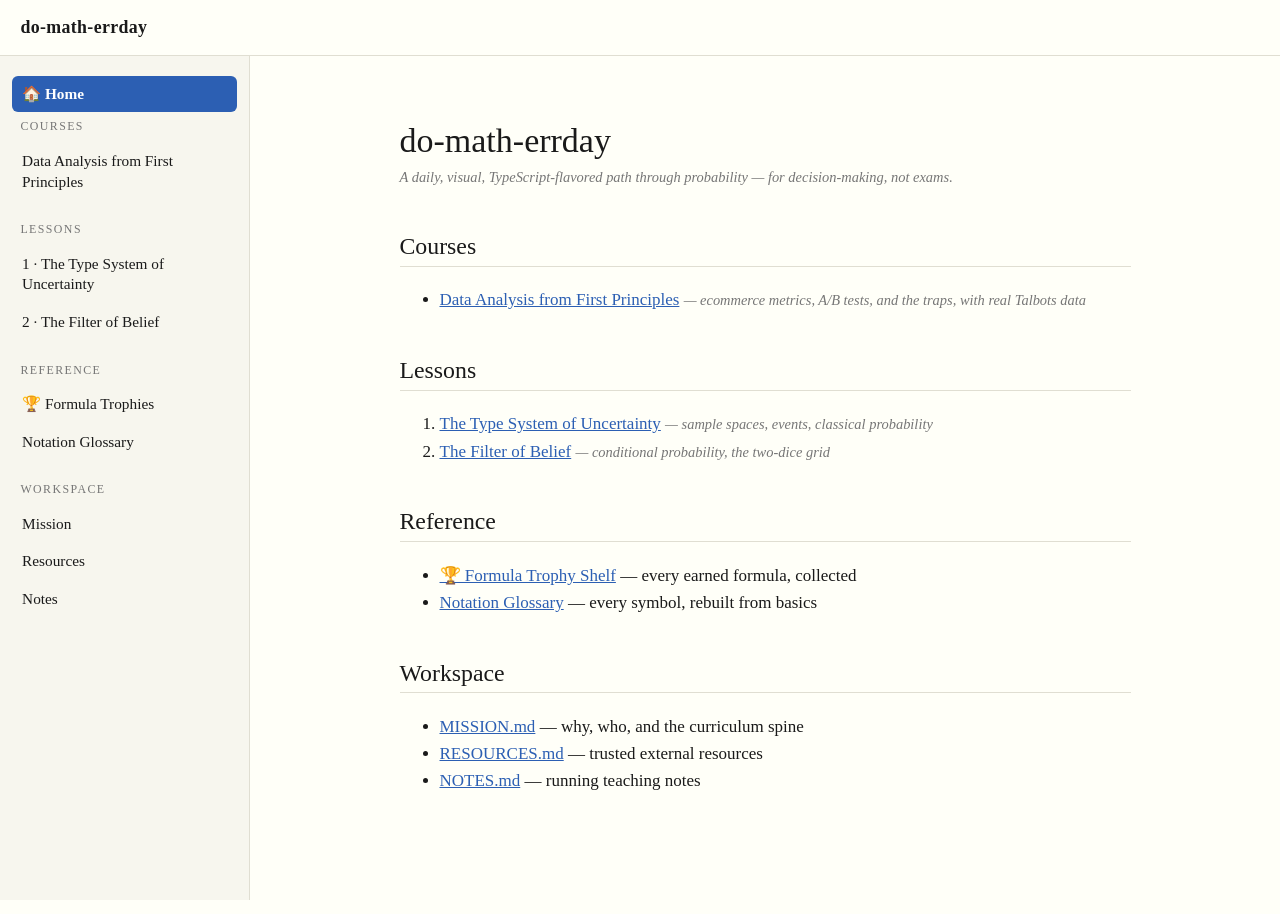
<file: index.html>
<!DOCTYPE html>
<html lang="en">
<head>
<meta charset="utf-8">
<meta name="viewport" content="width=device-width, initial-scale=1">
<title>do-math-errday · Probability Lessons</title>
<link rel="stylesheet" href="assets/course.css">
</head>
<body>

<header class="site-header">
  <button class="nav-toggle" id="navToggle" aria-label="Toggle navigation" aria-expanded="false">☰</button>
  <a class="site-title" href="index.html">do-math-errday</a>
</header>
<div class="nav-backdrop" id="navBackdrop"></div>
<nav class="site-sidebar" id="siteSidebar"></nav>

<main class="page-content">

<h1>do-math-errday</h1>
<div class="lesson-meta">A daily, visual, TypeScript-flavored path through probability — for decision-making, not exams.</div>

<h2>Courses</h2>
<ul>
  <li><a href="data-analysis/index.html">Data Analysis from First Principles</a>
    <span class="lesson-meta">— ecommerce metrics, A/B tests, and the traps, with real Talbots data</span></li>
</ul>

<h2>Lessons</h2>
<ol>
  <li><a href="lessons/0001-the-type-system-of-uncertainty.html">The Type System of Uncertainty</a>
    <span class="lesson-meta">— sample spaces, events, classical probability</span></li>
  <li><a href="lessons/0002-the-filter-of-belief.html">The Filter of Belief</a>
    <span class="lesson-meta">— conditional probability, the two-dice grid</span></li>
</ol>

<h2>Reference</h2>
<ul>
  <li><a href="reference/formula-trophies.html">🏆 Formula Trophy Shelf</a> — every earned formula, collected</li>
  <li><a href="reference/notation-glossary.html">Notation Glossary</a> — every symbol, rebuilt from basics</li>
</ul>

<h2>Workspace</h2>
<ul>
  <li><a href="MISSION.md">MISSION.md</a> — why, who, and the curriculum spine</li>
  <li><a href="RESOURCES.md">RESOURCES.md</a> — trusted external resources</li>
  <li><a href="NOTES.md">NOTES.md</a> — running teaching notes</li>
</ul>

</main>

<script src="assets/nav.js"></script>
</body>
</html>
</file>
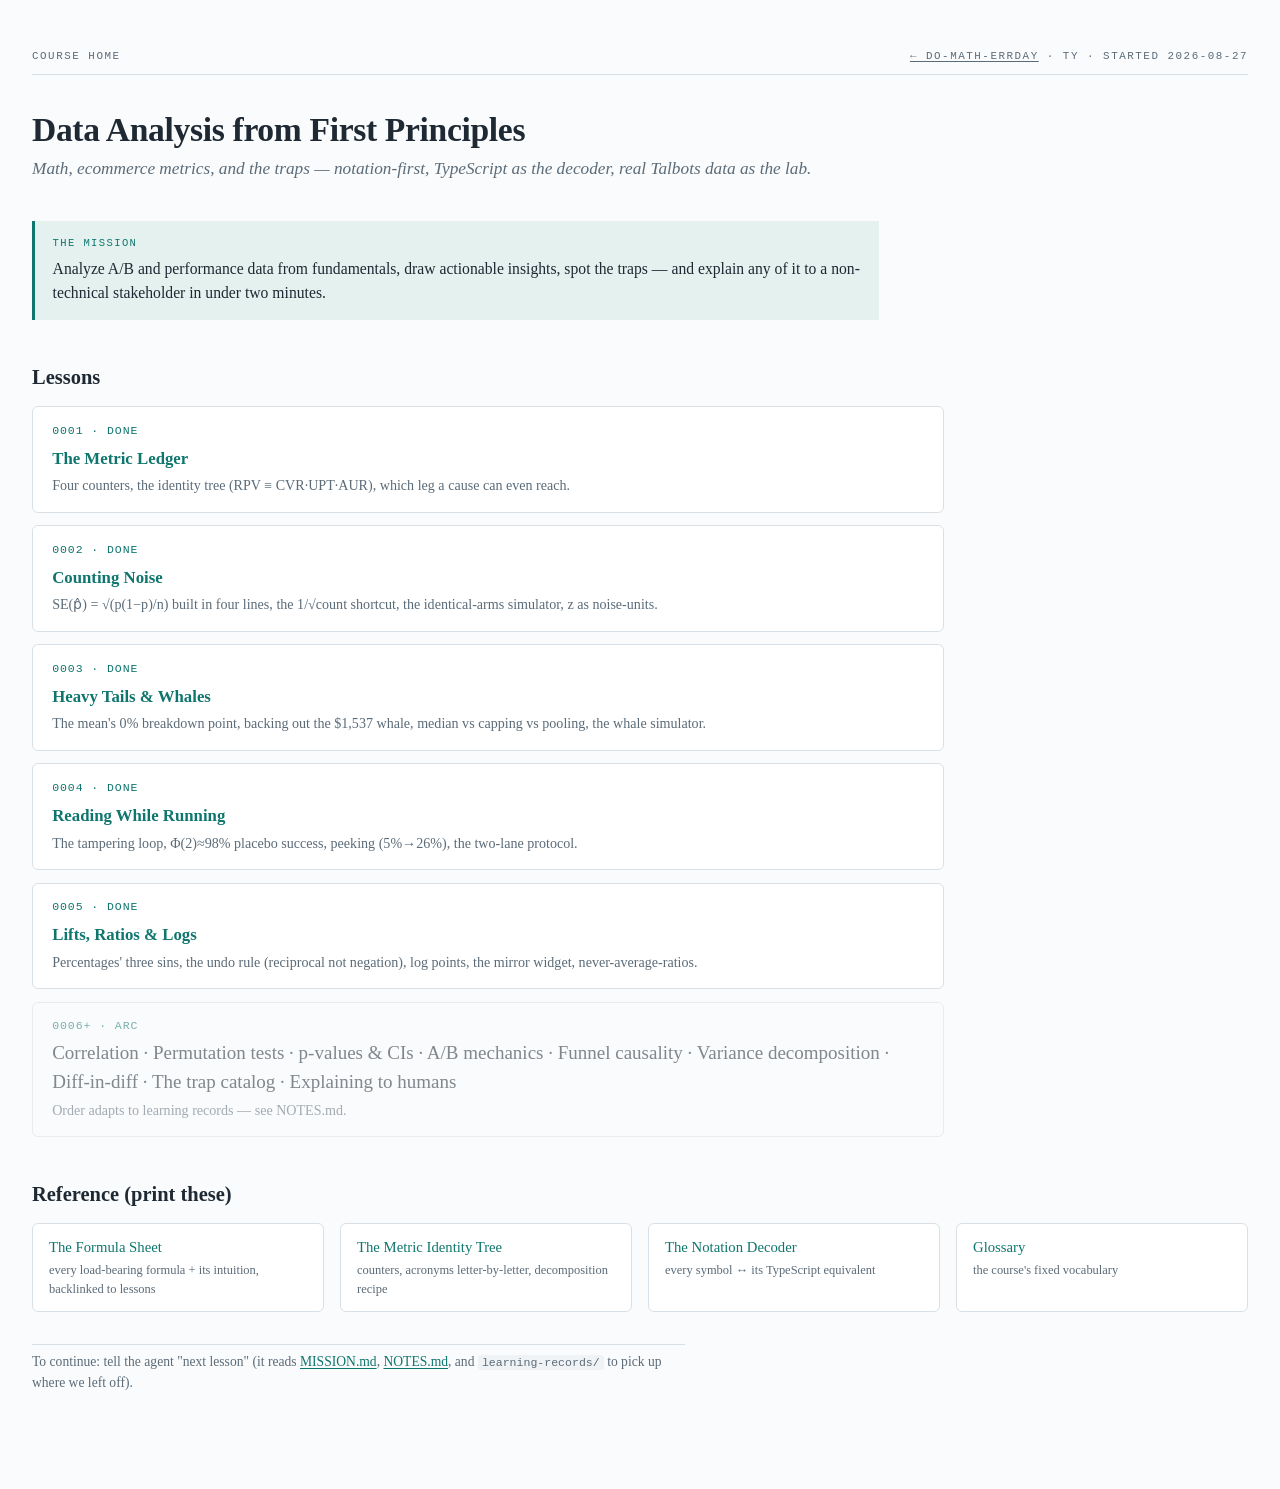
<file: data-analysis/index.html>
<!DOCTYPE html>
<html lang="en">
<head>
<meta charset="utf-8">
<meta name="viewport" content="width=device-width, initial-scale=1">
<title>Data Analysis from First Principles</title>
<link rel="stylesheet" href="assets/course.css">
<style>
  .lesson-list { list-style: none; padding: 0; margin: 0; }
  .lesson-list li {
    border: 1px solid var(--rule); border-radius: 6px; background: #fff;
    padding: 0.9rem 1.2rem; margin-bottom: 0.8rem;
  }
  .lesson-list .no {
    font-family: var(--mono); font-size: 0.72rem; color: var(--accent);
    display: block; margin-bottom: 0.2rem; letter-spacing: 0.08em;
  }
  .lesson-list a { font-weight: 700; text-decoration: none; font-size: 1.05rem; }
  .lesson-list .sub { font-size: 0.88rem; color: var(--muted); margin-top: 0.2rem; }
  .lesson-list li.todo { opacity: 0.55; background: transparent; }
  .refrow { display: flex; gap: 1rem; flex-wrap: wrap; }
  .refrow a {
    border: 1px solid var(--rule); border-radius: 6px; background: #fff;
    padding: 0.7rem 1rem; text-decoration: none; font-size: 0.92rem; flex: 1 1 12em;
  }
  .refrow a span { display: block; font-size: 0.78rem; color: var(--muted); margin-top: 0.15rem; }
</style>
</head>
<body>
<div class="page">
  <div class="eyebrow"><span>Course home</span><span><a href="../index.html">← do-math-errday</a> · Ty · started 2026-08-27</span></div>
  <h1>Data Analysis from First Principles</h1>
  <p class="dek">Math, ecommerce metrics, and the traps — notation-first, TypeScript as the decoder, real Talbots data as the lab.</p>

  <div class="win"><span class="label">The mission</span>
  Analyze A/B and performance data from fundamentals, draw actionable insights, spot the traps —
  and explain any of it to a non-technical stakeholder in under two minutes.</div>

  <h2>Lessons</h2>
  <ol class="lesson-list">
    <li>
      <span class="no">0001 · DONE</span>
      <a href="lessons/0001-the-metric-ledger.html">The Metric Ledger</a>
      <div class="sub">Four counters, the identity tree (RPV ≡ CVR·UPT·AUR), which leg a cause can even reach.</div>
    </li>
    <li>
      <span class="no">0002 · DONE</span>
      <a href="lessons/0002-counting-noise.html">Counting Noise</a>
      <div class="sub">SE(p̂) = √(p(1−p)/n) built in four lines, the 1/√count shortcut, the identical-arms simulator, z as noise-units.</div>
    </li>
    <li>
      <span class="no">0003 · DONE</span>
      <a href="lessons/0003-heavy-tails-and-whales.html">Heavy Tails &amp; Whales</a>
      <div class="sub">The mean's 0% breakdown point, backing out the $1,537 whale, median vs capping vs pooling, the whale simulator.</div>
    </li>
    <li>
      <span class="no">0004 · DONE</span>
      <a href="lessons/0004-reading-while-running.html">Reading While Running</a>
      <div class="sub">The tampering loop, Φ(2)≈98% placebo success, peeking (5%→26%), the two-lane protocol.</div>
    </li>
    <li>
      <span class="no">0005 · DONE</span>
      <a href="lessons/0005-lifts-ratios-logs.html">Lifts, Ratios &amp; Logs</a>
      <div class="sub">Percentages' three sins, the undo rule (reciprocal not negation), log points, the mirror widget, never-average-ratios.</div>
    </li>
    <li class="todo">
      <span class="no">0006+ · ARC</span>
      Correlation · Permutation tests · p-values &amp; CIs · A/B mechanics · Funnel causality ·
      Variance decomposition · Diff-in-diff · The trap catalog · Explaining to humans
      <div class="sub">Order adapts to learning records — see NOTES.md.</div>
    </li>
  </ol>

  <h2>Reference (print these)</h2>
  <div class="refrow">
    <a href="reference/formula-sheet.html">The Formula Sheet<span>every load-bearing formula + its intuition, backlinked to lessons</span></a>
    <a href="reference/metric-identities.html">The Metric Identity Tree<span>counters, acronyms letter-by-letter, decomposition recipe</span></a>
    <a href="reference/notation-decoder.html">The Notation Decoder<span>every symbol ↔ its TypeScript equivalent</span></a>
    <a href="reference/glossary.html">Glossary<span>the course's fixed vocabulary</span></a>
  </div>

  <p class="note" style="margin-top:2rem">To continue: tell the agent "next lesson" (it reads
  <a href="MISSION.md">MISSION.md</a>, <a href="NOTES.md">NOTES.md</a>, and
  <code>learning-records/</code> to pick up where we left off).</p>
</div>
</body>
</html>
</file>
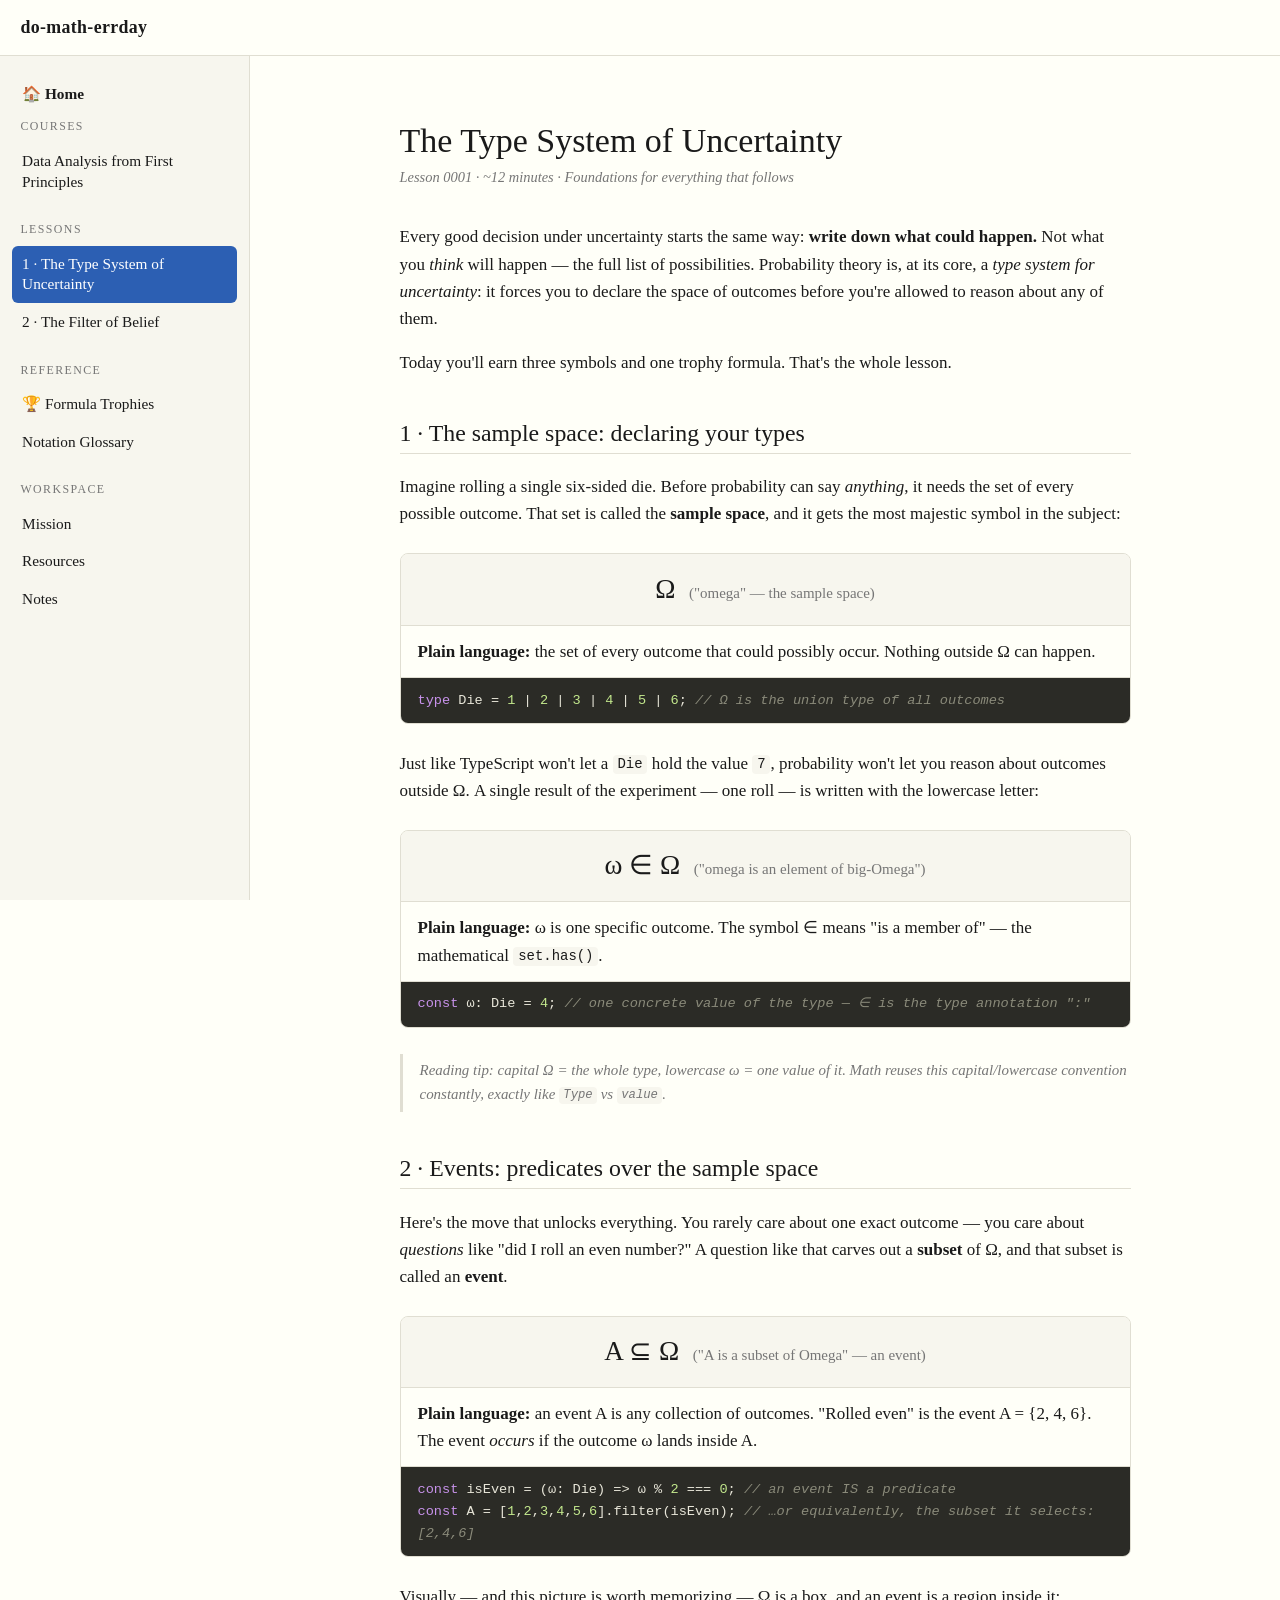
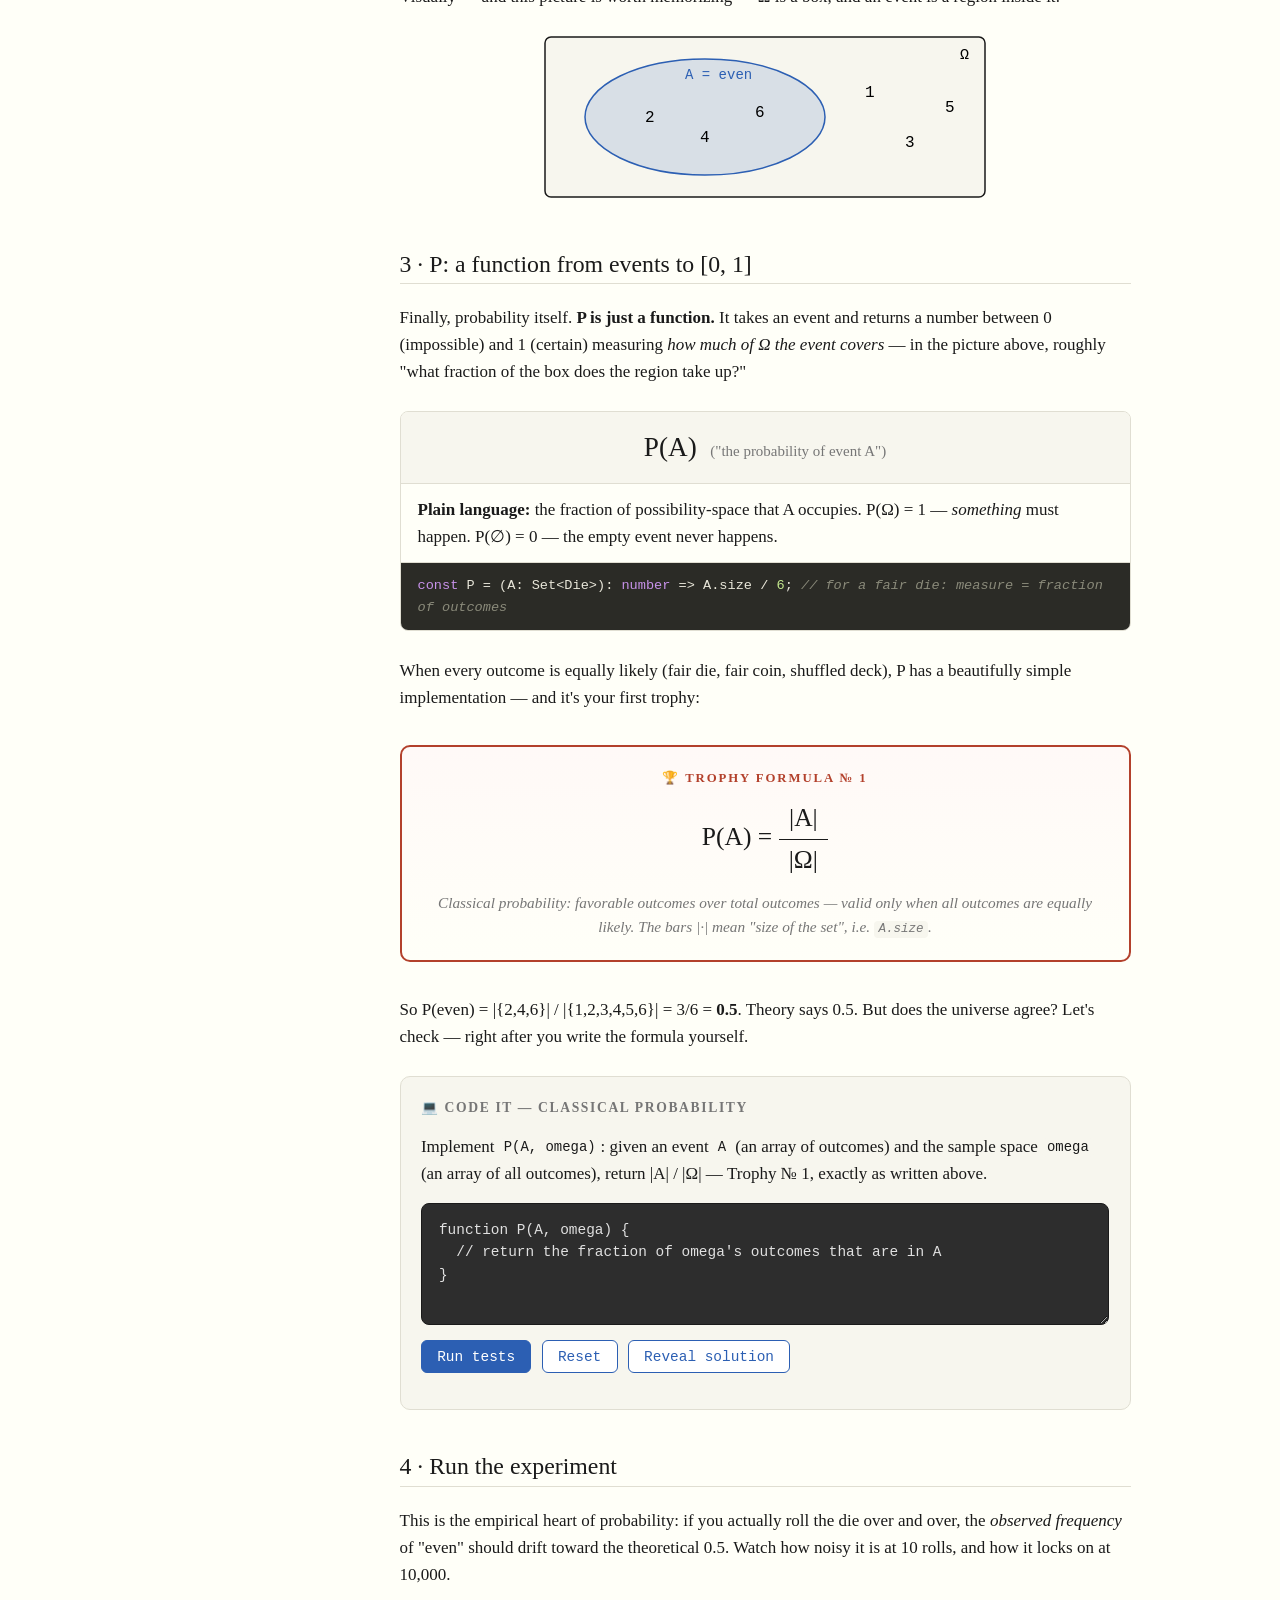
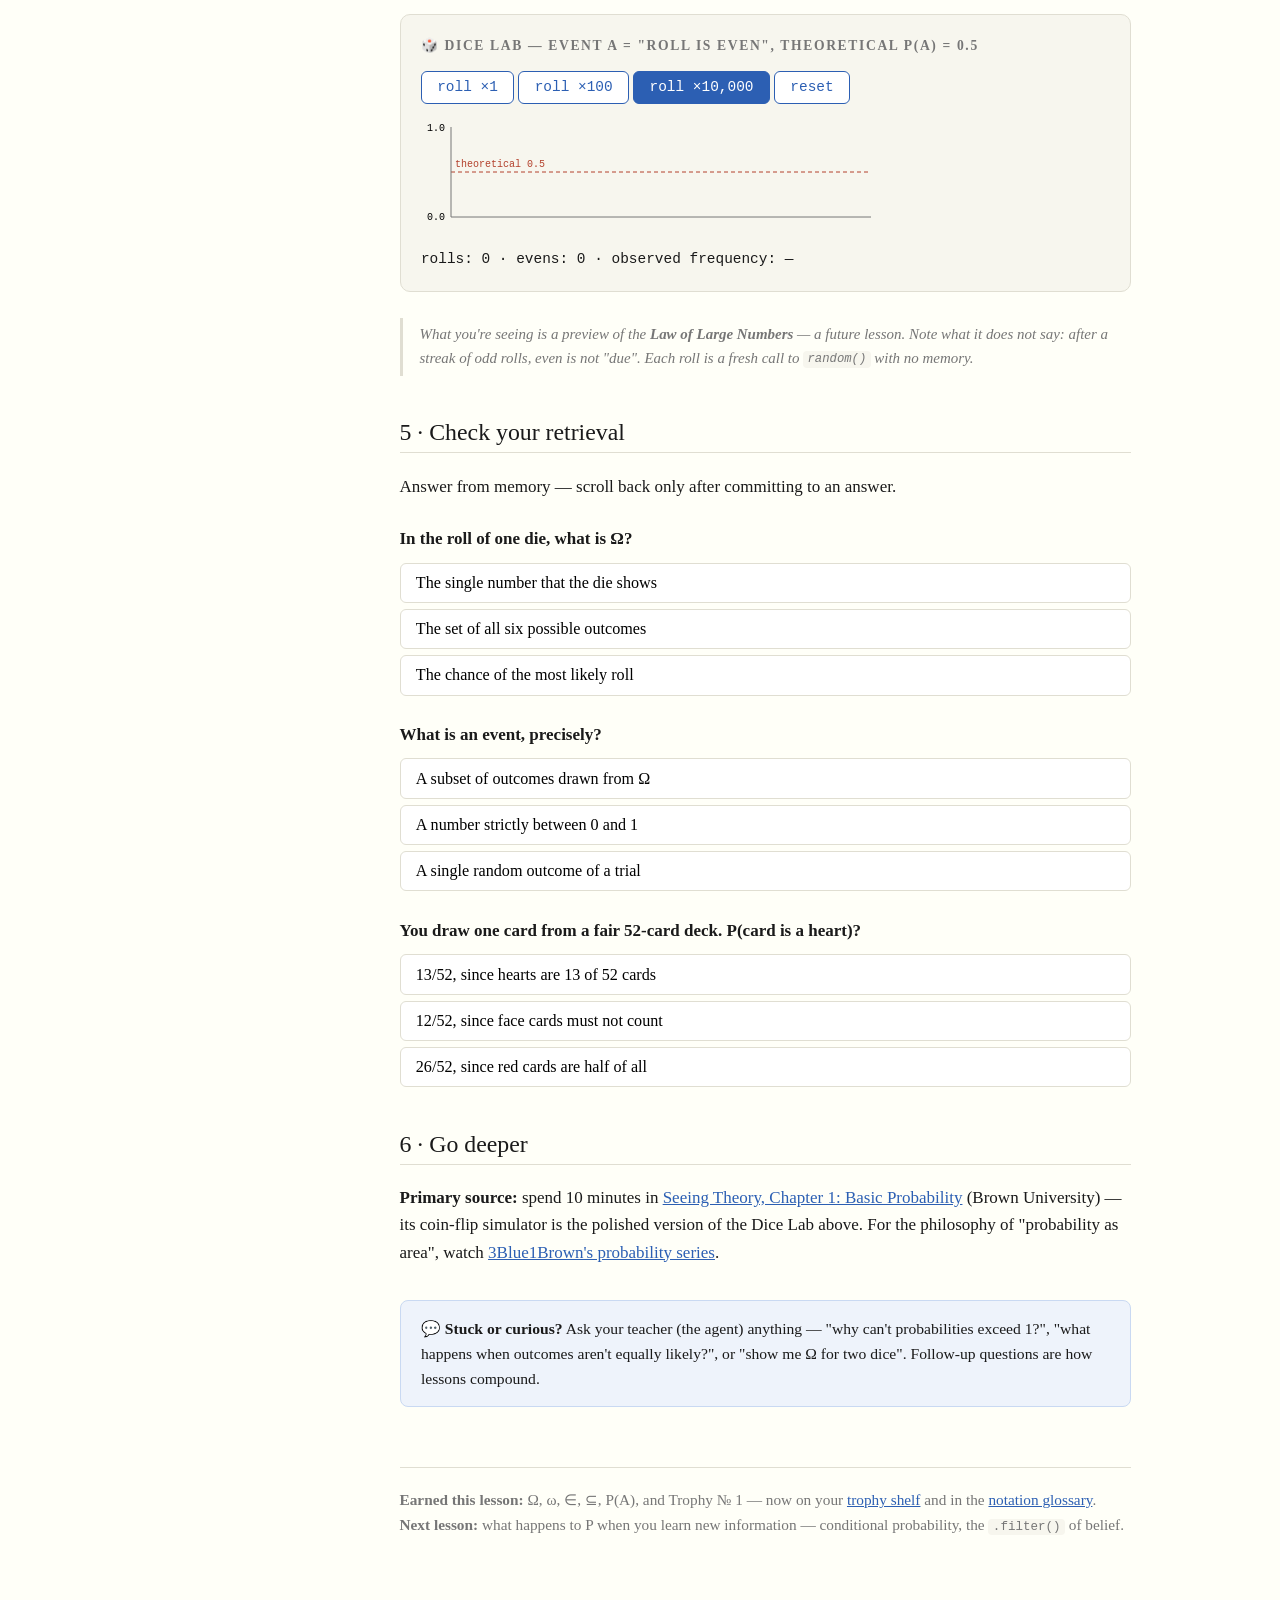
<file: lessons/0001-the-type-system-of-uncertainty.html>
<!DOCTYPE html>
<html lang="en">
<head>
<meta charset="utf-8">
<meta name="viewport" content="width=device-width, initial-scale=1">
<title>Lesson 1 · The Type System of Uncertainty</title>
<link rel="stylesheet" href="../assets/course.css">
<link rel="stylesheet" href="../assets/prism-tomorrow.min.css">
</head>
<body>

<header class="site-header">
  <button class="nav-toggle" id="navToggle" aria-label="Toggle navigation" aria-expanded="false">☰</button>
  <a class="site-title" href="../index.html">do-math-errday</a>
</header>
<div class="nav-backdrop" id="navBackdrop"></div>
<nav class="site-sidebar" id="siteSidebar"></nav>

<main class="page-content">

<h1>The Type System of Uncertainty</h1>
<div class="lesson-meta">Lesson 0001 · ~12 minutes · Foundations for everything that follows</div>

<p>Every good decision under uncertainty starts the same way: <strong>write down what could happen.</strong>
Not what you <em>think</em> will happen — the full list of possibilities. Probability theory is,
at its core, a <em>type system for uncertainty</em>: it forces you to declare the space of outcomes
before you're allowed to reason about any of them.</p>

<p>Today you'll earn three symbols and one trophy formula. That's the whole lesson.</p>

<h2>1 · The sample space: declaring your types</h2>

<p>Imagine rolling a single six-sided die. Before probability can say <em>anything</em>, it needs
the set of every possible outcome. That set is called the <strong>sample space</strong>, and it gets
the most majestic symbol in the subject:</p>

<div class="notation-card">
  <div class="symbol">Ω &nbsp;<span style="font-size:0.55em;color:var(--muted)">("omega" — the sample space)</span></div>
  <div class="plain"><strong>Plain language:</strong> the set of every outcome that could possibly occur. Nothing outside Ω can happen.</div>
  <div class="code-analogy"><span class="kw">type</span> Die = <span class="str">1</span> | <span class="str">2</span> | <span class="str">3</span> | <span class="str">4</span> | <span class="str">5</span> | <span class="str">6</span>;  <span class="cm">// Ω is the union type of all outcomes</span></div>
</div>

<p>Just like TypeScript won't let a <code>Die</code> hold the value <code>7</code>, probability won't
let you reason about outcomes outside Ω. A single result of the experiment — one roll — is written
with the lowercase letter:</p>

<div class="notation-card">
  <div class="symbol">ω ∈ Ω &nbsp;<span style="font-size:0.55em;color:var(--muted)">("omega is an element of big-Omega")</span></div>
  <div class="plain"><strong>Plain language:</strong> ω is one specific outcome. The symbol ∈ means "is a member of" — the mathematical <code>set.has()</code>.</div>
  <div class="code-analogy"><span class="kw">const</span> ω: Die = <span class="str">4</span>;  <span class="cm">// one concrete value of the type — ∈ is the type annotation ":"</span></div>
</div>

<div class="aside">Reading tip: capital Ω = the whole type, lowercase ω = one value of it. Math reuses
this capital/lowercase convention constantly, exactly like <code>Type</code> vs <code>value</code>.</div>

<h2>2 · Events: predicates over the sample space</h2>

<p>Here's the move that unlocks everything. You rarely care about one exact outcome — you care about
<em>questions</em> like "did I roll an even number?" A question like that carves out a <strong>subset</strong>
of Ω, and that subset is called an <strong>event</strong>.</p>

<div class="notation-card">
  <div class="symbol">A ⊆ Ω &nbsp;<span style="font-size:0.55em;color:var(--muted)">("A is a subset of Omega" — an event)</span></div>
  <div class="plain"><strong>Plain language:</strong> an event A is any collection of outcomes. "Rolled even" is the event A = {2, 4, 6}. The event <em>occurs</em> if the outcome ω lands inside A.</div>
  <div class="code-analogy"><span class="kw">const</span> isEven = (ω: Die) => ω % <span class="str">2</span> === <span class="str">0</span>;  <span class="cm">// an event IS a predicate</span><br><span class="kw">const</span> A = [<span class="str">1</span>,<span class="str">2</span>,<span class="str">3</span>,<span class="str">4</span>,<span class="str">5</span>,<span class="str">6</span>].filter(isEven);  <span class="cm">// …or equivalently, the subset it selects: [2,4,6]</span></div>
</div>

<p>Visually — and this picture is worth memorizing — Ω is a box, and an event is a region inside it:</p>

<svg viewBox="0 0 460 180" style="width:100%;max-width:460px;display:block;margin:1rem auto">
  <rect x="10" y="10" width="440" height="160" fill="#f7f6ee" stroke="#1a1a1a" stroke-width="1.5" rx="6"/>
  <text x="425" y="32" font-size="15">Ω</text>
  <ellipse cx="170" cy="90" rx="120" ry="58" fill="#2c5fb3" fill-opacity="0.15" stroke="#2c5fb3" stroke-width="1.5"/>
  <text x="150" y="52" font-size="14" fill="#2c5fb3">A = even</text>
  <text x="110" y="95" font-size="16">2</text><text x="165" y="115" font-size="16">4</text><text x="220" y="90" font-size="16">6</text>
  <text x="330" y="70" font-size="16">1</text><text x="370" y="120" font-size="16">3</text><text x="410" y="85" font-size="16">5</text>
</svg>

<h2>3 · P: a function from events to [0, 1]</h2>

<p>Finally, probability itself. <strong>P is just a function.</strong> It takes an event and returns
a number between 0 (impossible) and 1 (certain) measuring <em>how much of Ω the event covers</em> —
in the picture above, roughly "what fraction of the box does the region take up?"</p>

<div class="notation-card">
  <div class="symbol">P(A) &nbsp;<span style="font-size:0.55em;color:var(--muted)">("the probability of event A")</span></div>
  <div class="plain"><strong>Plain language:</strong> the fraction of possibility-space that A occupies. P(Ω) = 1 — <em>something</em> must happen. P(∅) = 0 — the empty event never happens.</div>
  <div class="code-analogy"><span class="kw">const</span> P = (A: Set&lt;Die&gt;): <span class="kw">number</span> => A.size / <span class="str">6</span>;  <span class="cm">// for a fair die: measure = fraction of outcomes</span></div>
</div>

<p>When every outcome is equally likely (fair die, fair coin, shuffled deck), P has a beautifully
simple implementation — and it's your first trophy:</p>

<div class="trophy">
  <div class="label">🏆 Trophy Formula № 1</div>
  <div class="formula">P(A) = <span style="display:inline-block;vertical-align:middle;text-align:center"><span style="display:block;border-bottom:1.5px solid var(--ink);padding:0 .4em">|A|</span><span style="display:block;padding:0 .4em">|Ω|</span></span></div>
  <div class="caption">Classical probability: favorable outcomes over total outcomes — valid only when all outcomes are equally likely. The bars |·| mean "size of the set", i.e. <code>A.size</code>.</div>
</div>

<p>So P(even) = |{2,4,6}| / |{1,2,3,4,5,6}| = 3/6 = <strong>0.5</strong>. Theory says 0.5.
But does the universe agree? Let's check — right after you write the formula yourself.</p>

<div class="code-challenge" data-challenge></div>

<h2>4 · Run the experiment</h2>

<p>This is the empirical heart of probability: if you actually roll the die over and over, the
<em>observed frequency</em> of "even" should drift toward the theoretical 0.5. Watch how noisy it
is at 10 rolls, and how it locks on at 10,000.</p>

<div class="widget">
  <h4>🎲 Dice Lab — event A = "roll is even", theoretical P(A) = 0.5</h4>
  <button id="roll1">roll ×1</button>
  <button id="roll100">roll ×100</button>
  <button id="roll10k" class="primary">roll ×10,000</button>
  <button id="reset">reset</button>
  <svg id="chart" viewBox="0 0 460 120" style="width:100%;max-width:460px;display:block;margin-top:0.8rem">
    <line x1="30" y1="55" x2="450" y2="55" stroke="#b3412c" stroke-width="1" stroke-dasharray="4 3"/>
    <text x="34" y="50" font-size="10" fill="#b3412c">theoretical 0.5</text>
    <line x1="30" y1="10" x2="30" y2="100" stroke="#767676" stroke-width="1"/>
    <line x1="30" y1="100" x2="450" y2="100" stroke="#767676" stroke-width="1"/>
    <text x="6" y="14" font-size="10">1.0</text>
    <text x="6" y="103" font-size="10">0.0</text>
    <polyline id="freqline" points="" fill="none" stroke="#2c5fb3" stroke-width="1.5"/>
  </svg>
  <div class="readout" id="readout">rolls: 0 · evens: 0 · observed frequency: —</div>
</div>

<div class="aside">What you're seeing is a preview of the <strong>Law of Large Numbers</strong> — a
future lesson. Note what it does <em>not</em> say: after a streak of odd rolls, even is not "due".
Each roll is a fresh call to <code>random()</code> with no memory.</div>

<h2>5 · Check your retrieval</h2>

<p>Answer from memory — scroll back only after committing to an answer.</p>

<div id="q1"></div>
<div id="q2"></div>
<div id="q3"></div>

<h2>6 · Go deeper</h2>

<p><strong>Primary source:</strong> spend 10 minutes in
<a href="https://seeing-theory.brown.edu/basic-probability/index.html">Seeing Theory, Chapter 1: Basic Probability</a>
(Brown University) — its coin-flip simulator is the polished version of the Dice Lab above.
For the philosophy of "probability as area", watch
<a href="https://www.3blue1brown.com/topics/probability">3Blue1Brown's probability series</a>.</p>

<div class="ask-reminder">💬 <strong>Stuck or curious?</strong> Ask your teacher (the agent) anything —
"why can't probabilities exceed 1?", "what happens when outcomes aren't equally likely?", or
"show me Ω for two dice". Follow-up questions are how lessons compound.</div>

<div class="lesson-footer">
  <strong>Earned this lesson:</strong> Ω, ω, ∈, ⊆, P(A), and Trophy № 1 —
  now on your <a href="../reference/formula-trophies.html">trophy shelf</a> and in the
  <a href="../reference/notation-glossary.html">notation glossary</a>.<br>
  <strong>Next lesson:</strong> what happens to P when you learn new information — conditional probability, the <code>.filter()</code> of belief.
</div>

</main>

<script src="../assets/prism.min.js"></script>
<script src="../assets/prism-typescript.min.js"></script>
<script src="../assets/quiz.js"></script>
<script src="../assets/code-challenge.js"></script>
<script src="../assets/nav.js"></script>
<script>
// ── Code challenge: Trophy № 1 ────────────────────────────
renderCodeChallenges([
  {
    el: '[data-challenge]',
    title: '💻 Code it — classical probability',
    prompt: 'Implement <code>P(A, omega)</code>: given an event <code>A</code> (an array of ' +
      'outcomes) and the sample space <code>omega</code> (an array of all outcomes), return ' +
      '|A| / |Ω| — Trophy № 1, exactly as written above.',
    fnName: 'P',
    starter: `function P(A, omega) {
  // return the fraction of omega's outcomes that are in A
}`,
    solution: `function P(A, omega) {
  return A.length / omega.length;
}`,
    tests: [
      { args: [[2, 4, 6], [1, 2, 3, 4, 5, 6]], expected: 0.5, label: 'P(even) on one die' },
      { args: [[1], [1, 2, 3, 4, 5, 6]], expected: 1 / 6, label: 'P(rolling exactly 1)' },
      { args: [[1, 2, 3, 4, 5, 6], [1, 2, 3, 4, 5, 6]], expected: 1, label: 'P(Ω) — the whole space' },
      { args: [[], [1, 2, 3, 4, 5, 6]], expected: 0, label: 'P(∅) — the impossible event' },
    ],
  },
]);

// ── Dice Lab ──────────────────────────────────────────────
const state = { rolls: 0, evens: 0, history: [] };
const readout = document.getElementById('readout');
const freqline = document.getElementById('freqline');

function roll(n) {
  for (let i = 0; i < n; i++) {
    const ω = Math.floor(Math.random() * 6) + 1;   // one outcome ω ∈ Ω
    state.rolls++;
    if (ω % 2 === 0) state.evens++;                // did event A occur?
    state.history.push(state.evens / state.rolls); // running observed frequency
  }
  draw();
}

function draw() {
  const freq = state.rolls ? (state.evens / state.rolls) : null;
  readout.textContent = `rolls: ${state.rolls.toLocaleString()} · evens: ${state.evens.toLocaleString()}` +
    ` · observed frequency: ${freq === null ? '—' : freq.toFixed(4)}` +
    (freq === null ? '' : ` (off by ${(Math.abs(freq - 0.5)).toFixed(4)})`);
  // plot up to 420 sampled points across the history, log-ish feel via even sampling
  const H = state.history, N = H.length;
  if (!N) { freqline.setAttribute('points', ''); return; }
  const pts = [];
  const samples = Math.min(N, 420);
  for (let i = 0; i < samples; i++) {
    const idx = Math.floor(i * (N - 1) / Math.max(samples - 1, 1));
    const x = 30 + (i / Math.max(samples - 1, 1)) * 420;
    const y = 100 - H[idx] * 90;
    pts.push(`${x.toFixed(1)},${y.toFixed(1)}`);
  }
  freqline.setAttribute('points', pts.join(' '));
}

document.getElementById('roll1').onclick = () => roll(1);
document.getElementById('roll100').onclick = () => roll(100);
document.getElementById('roll10k').onclick = () => roll(10000);
document.getElementById('reset').onclick = () => { state.rolls = 0; state.evens = 0; state.history = []; draw(); };

// ── Quizzes (equal-length options; no formatting clues) ──
renderQuizzes([
  {
    el: '#q1',
    question: 'In the roll of one die, what is Ω?',
    options: [
      'The single number that the die shows',
      'The set of all six possible outcomes',
      'The chance of the most likely roll',
    ],
    answer: 1,
    explanation: 'Ω is the sample space — every outcome that could occur: {1,2,3,4,5,6}. One specific result is the lowercase ω. In TypeScript terms: Ω is the union type, ω is a value of it.',
  },
  {
    el: '#q2',
    question: 'What is an event, precisely?',
    options: [
      'A subset of outcomes drawn from Ω',
      'A number strictly between 0 and 1',
      'A single random outcome of a trial',
    ],
    answer: 0,
    explanation: 'An event A ⊆ Ω is any collection of outcomes — equivalently, a predicate over Ω. It "occurs" when the realized outcome ω lands in A. The number between 0 and 1 is P(A), not A itself.',
  },
  {
    el: '#q3',
    question: 'You draw one card from a fair 52-card deck. P(card is a heart)?',
    options: [
      '13/52, since hearts are 13 of 52 cards',
      '12/52, since face cards must not count',
      '26/52, since red cards are half of all',
    ],
    answer: 0,
    explanation: 'Trophy № 1: P(A) = |A|/|Ω| = 13/52 = 0.25. The event "is a heart" selects 13 outcomes from the 52-outcome sample space. Careful: "red" would be a different, larger event (26/52).',
  },
]);
</script>

</body>
</html>
</file>
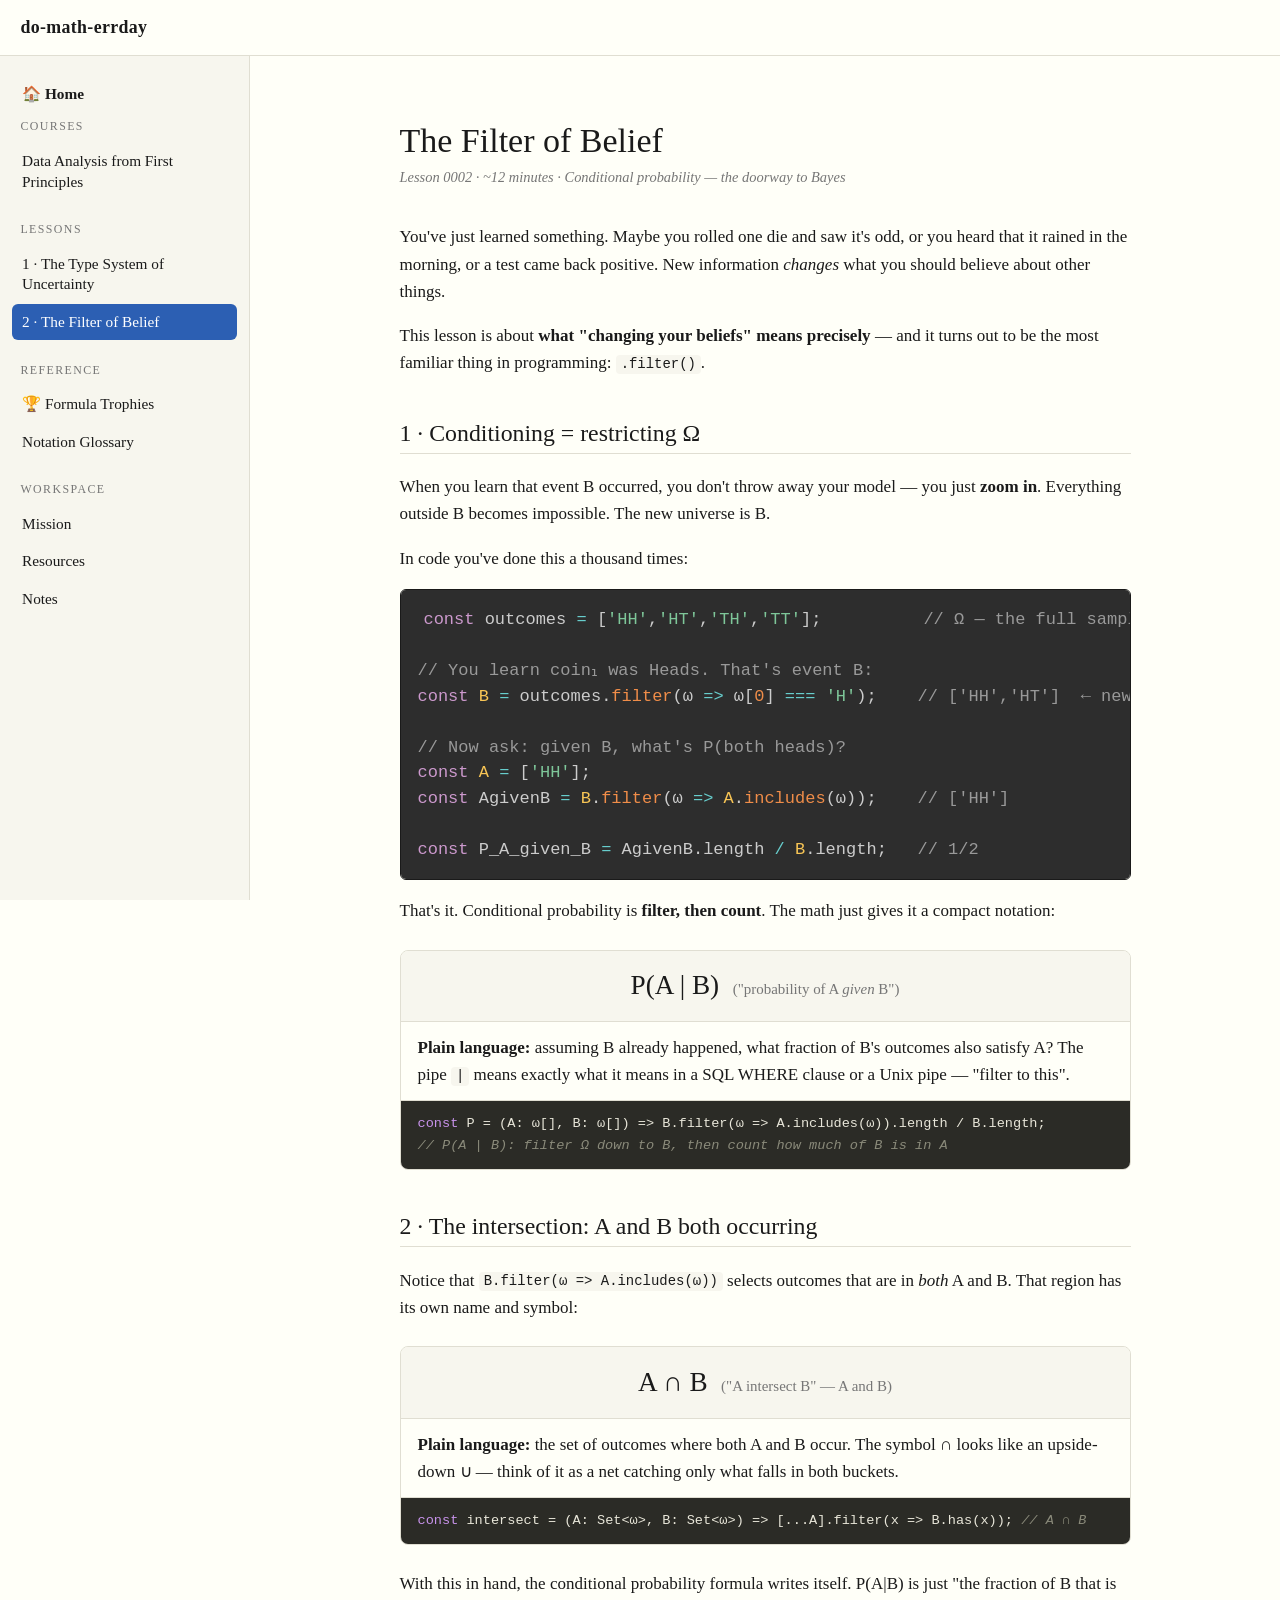
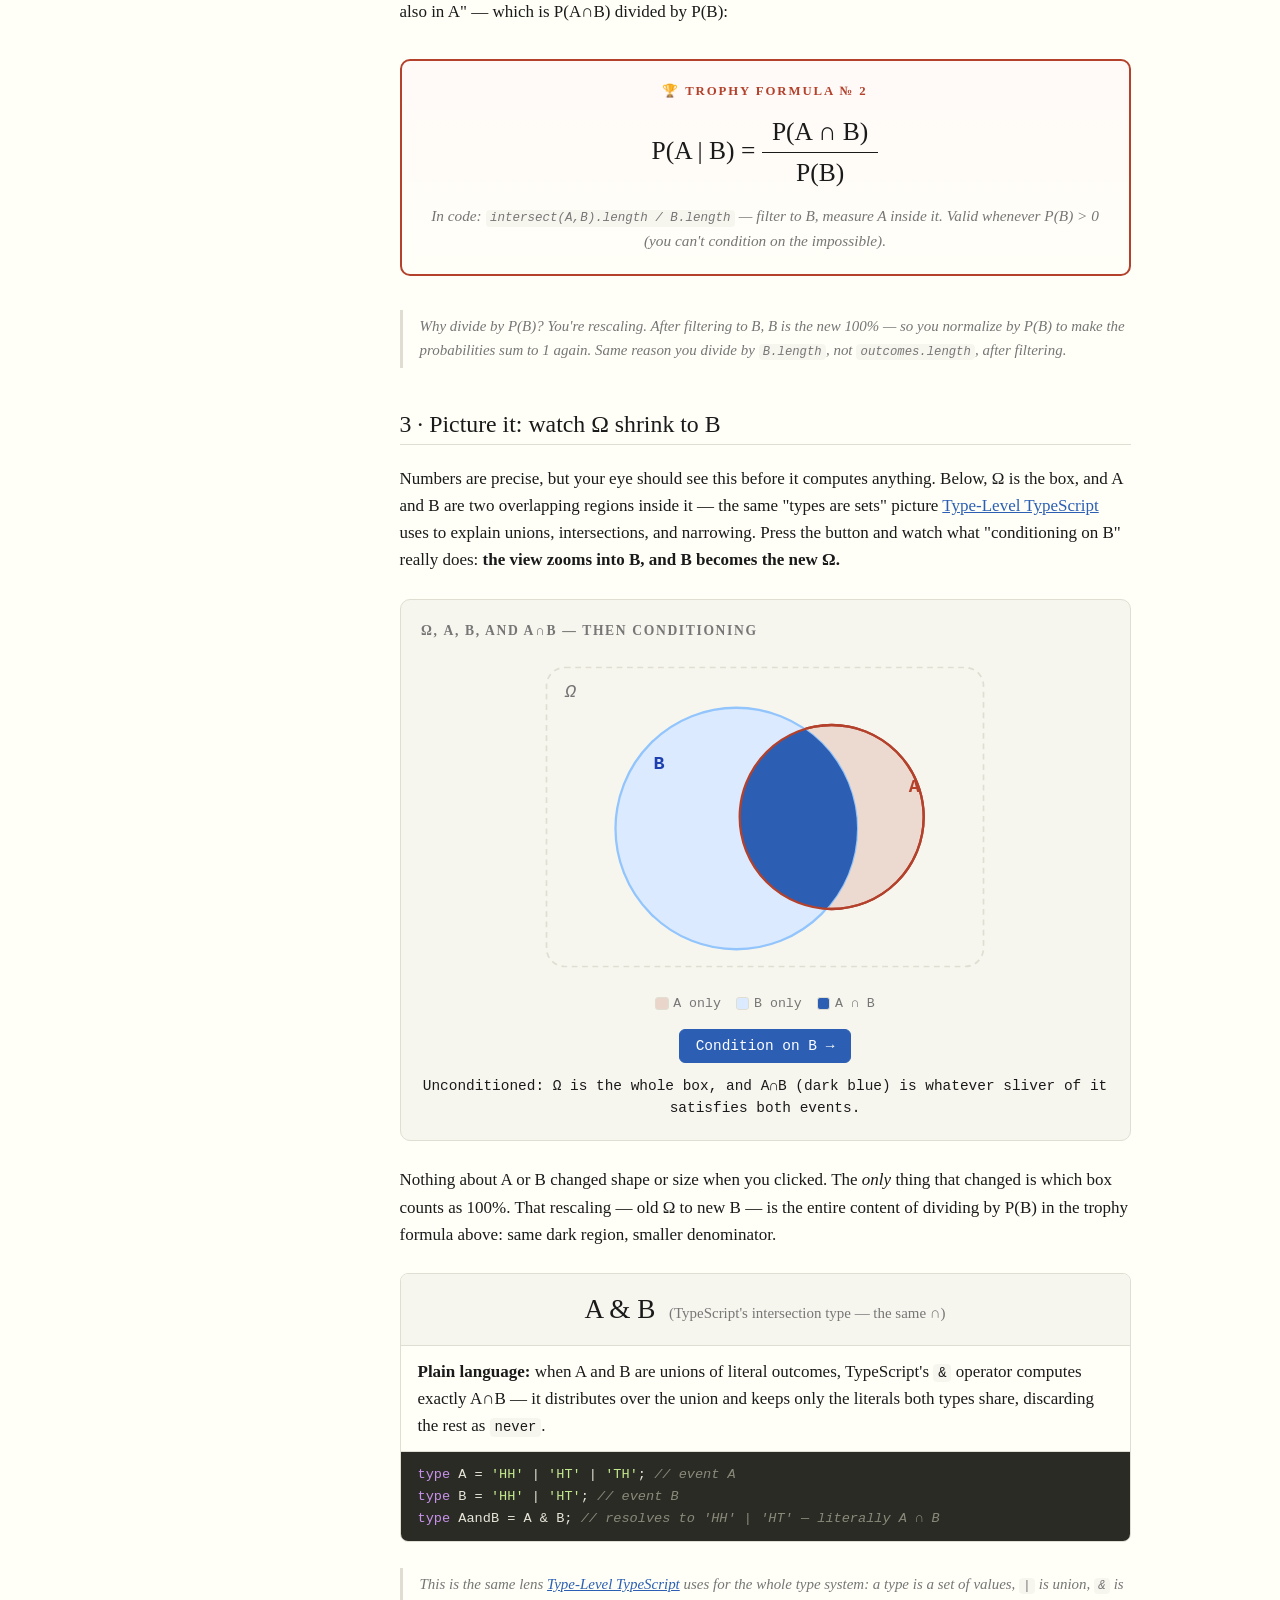
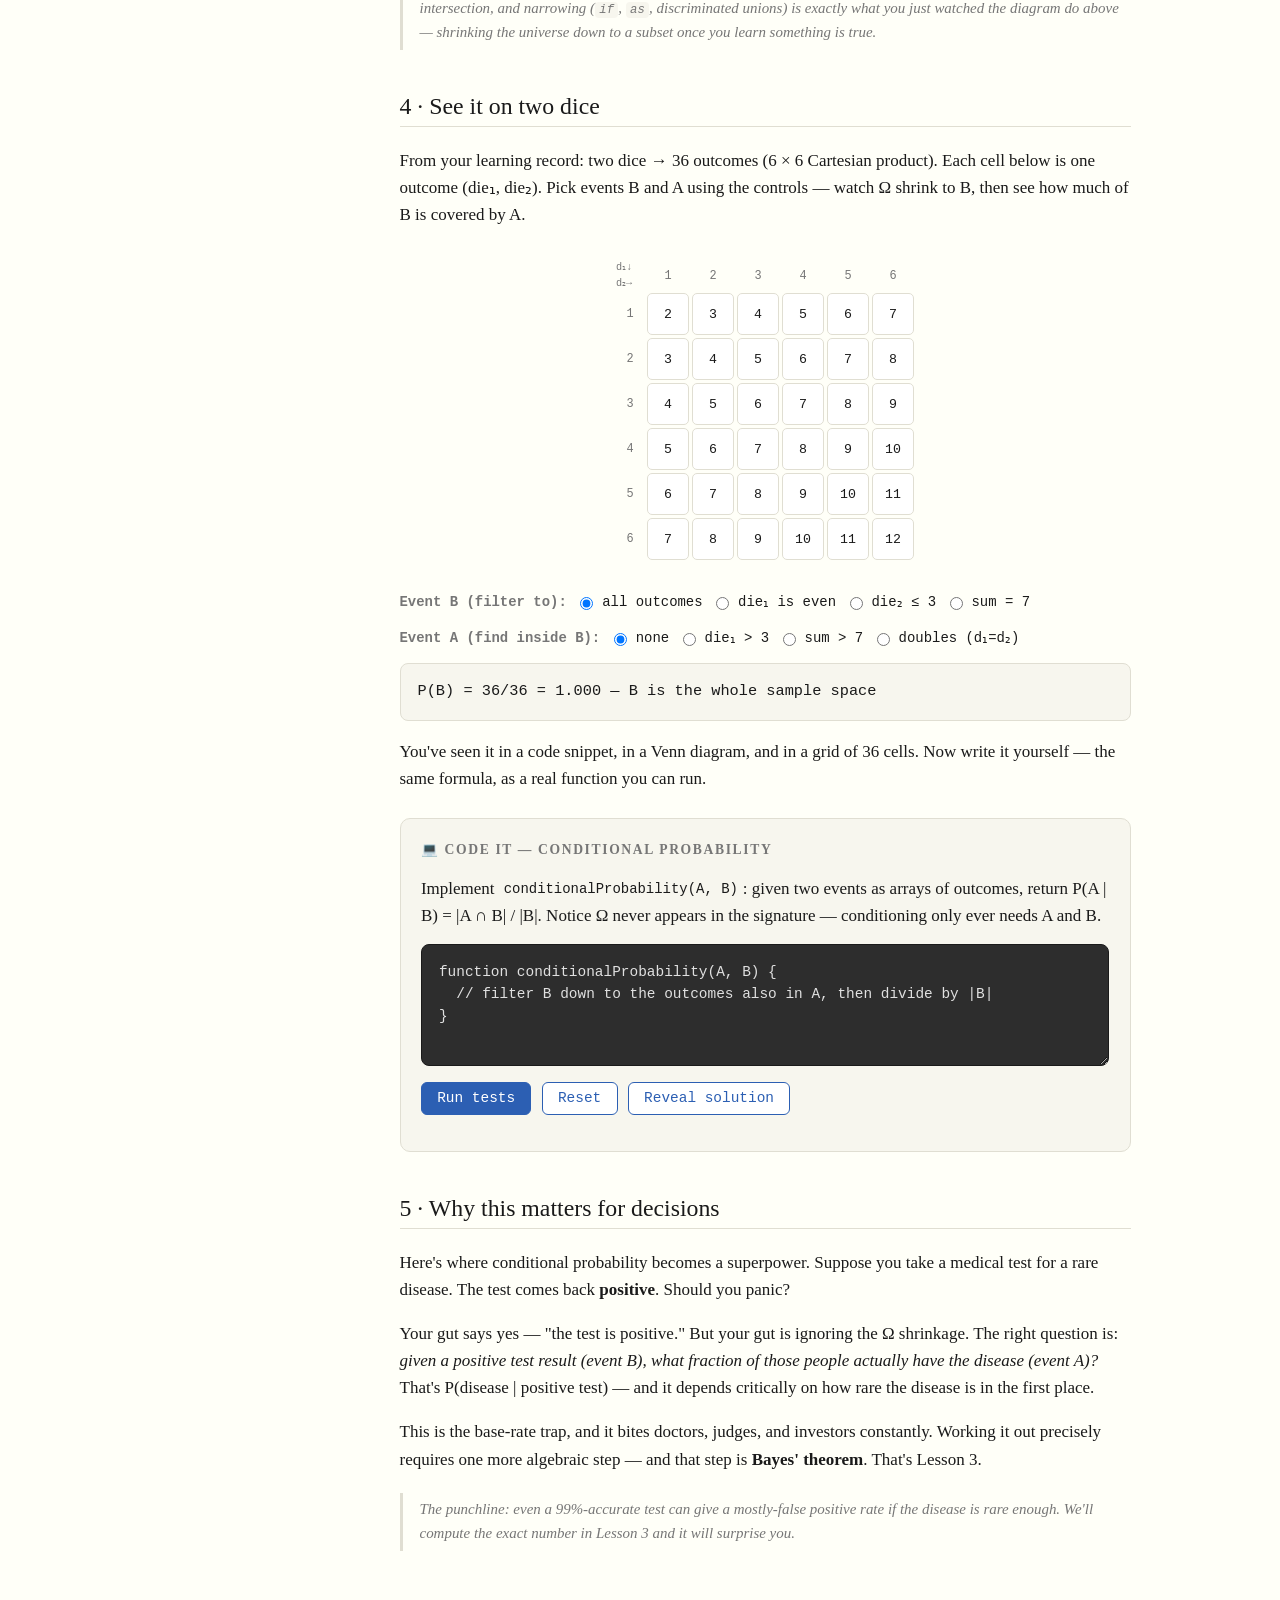
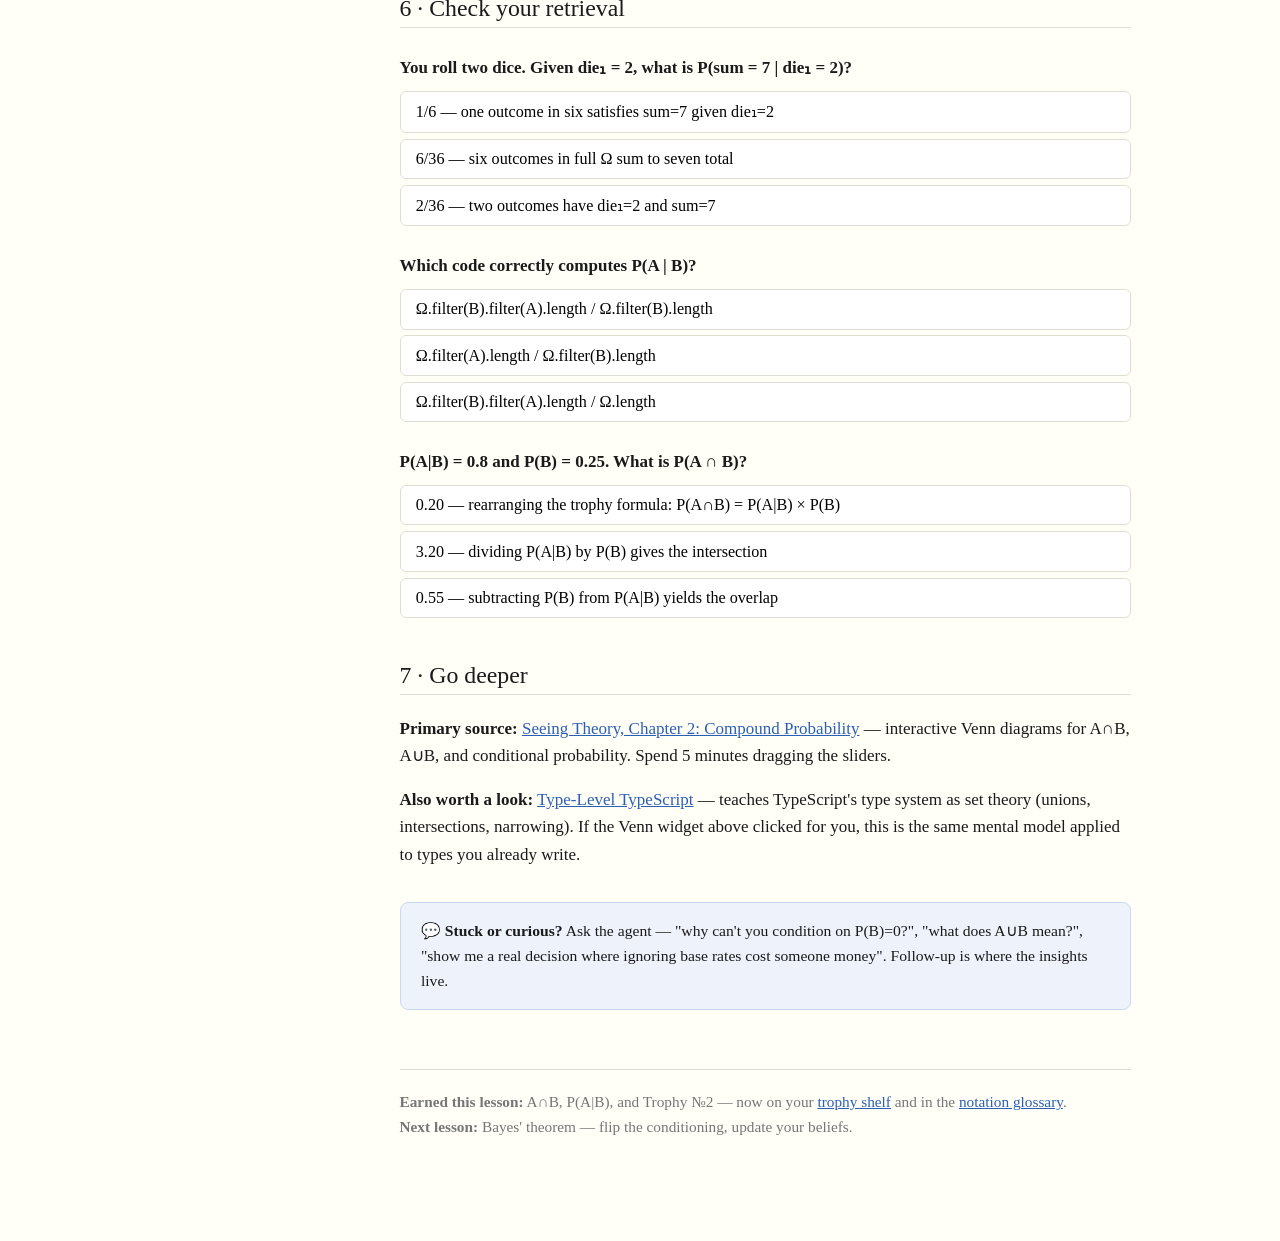
<file: lessons/0002-the-filter-of-belief.html>
<!DOCTYPE html>
<html lang="en">
<head>
<meta charset="utf-8">
<meta name="viewport" content="width=device-width, initial-scale=1">
<title>Lesson 2 · The Filter of Belief</title>
<link rel="stylesheet" href="../assets/course.css">
<link rel="stylesheet" href="../assets/prism-tomorrow.min.css">
<style>
  /* ── Two-dice grid ── */
  #grid-wrap { overflow-x: auto; }
  .dice-grid {
    display: grid;
    grid-template-columns: 28px repeat(6, 42px);
    grid-template-rows: 28px repeat(6, 42px);
    gap: 3px;
    font-family: var(--mono);
    font-size: 0.75rem;
    margin: 1rem auto;
    width: max-content;
  }
  .dice-grid .header {
    display: flex; align-items: center; justify-content: center;
    color: var(--muted); font-size: 0.7rem;
  }
  .cell {
    display: flex; align-items: center; justify-content: center;
    border-radius: 5px;
    border: 1px solid var(--border);
    background: white;
    cursor: default;
    transition: background 0.15s, opacity 0.15s, border-color 0.15s;
    font-size: 0.78rem;
    color: var(--ink);
    user-select: none;
  }
  .cell.in-b    { background: #dbeafe; border-color: #93c5fd; }
  .cell.in-ab   { background: #2c5fb3; border-color: #1e40af; color: white; font-weight: 700; }
  .cell.faded   { opacity: 0.18; }

  .event-controls { display: flex; flex-wrap: wrap; gap: 0.5rem; margin: 0.8rem 0; }
  .event-controls label {
    font-family: var(--mono); font-size: 0.82rem;
    display: flex; align-items: center; gap: 0.35rem; cursor: pointer;
  }
  .prob-display {
    font-family: var(--mono); font-size: 0.9rem;
    background: var(--card); border: 1px solid var(--border);
    border-radius: 8px; padding: 0.8rem 1rem;
    margin: 0.8rem 0; line-height: 1.9;
  }
  .prob-display .hi { color: #2c5fb3; font-weight: 700; }
  .prob-display .hiB { color: #b3412c; }

  /* ── Venn zoom widget ── */
  .venn-legend {
    display: flex; flex-wrap: wrap; justify-content: center; gap: 0.9rem;
    margin-top: 0.9rem;
    font-family: var(--mono); font-size: 0.78rem; color: var(--muted);
  }
  .venn-legend .chip {
    display: inline-block; width: 0.85em; height: 0.85em; border-radius: 3px;
    margin-right: 0.35em; vertical-align: middle; border: 1px solid var(--border);
  }
  .chip-aonly { background: rgba(179,65,44,0.18); border-color: #b3412c; }
  .chip-bonly { background: #dbeafe; border-color: #93c5fd; }
  .chip-ab    { background: #2c5fb3; border-color: #1e40af; }
  .venn-controls { text-align: center; margin-top: 0.9rem; }
  .venn-readout {
    text-align: center; font-family: var(--mono); font-size: 0.85rem;
    margin-top: 0.7rem; line-height: 1.55; min-height: 2.6em;
  }
</style>
</head>
<body>

<header class="site-header">
  <button class="nav-toggle" id="navToggle" aria-label="Toggle navigation" aria-expanded="false">☰</button>
  <a class="site-title" href="../index.html">do-math-errday</a>
</header>
<div class="nav-backdrop" id="navBackdrop"></div>
<nav class="site-sidebar" id="siteSidebar"></nav>

<main class="page-content">

<h1>The Filter of Belief</h1>
<div class="lesson-meta">Lesson 0002 · ~12 minutes · Conditional probability — the doorway to Bayes</div>

<p>You've just learned something. Maybe you rolled one die and saw it's odd, or you heard
that it rained in the morning, or a test came back positive. New information <em>changes</em>
what you should believe about other things.</p>

<p>This lesson is about <strong>what "changing your beliefs" means precisely</strong> —
and it turns out to be the most familiar thing in programming: <code>.filter()</code>.</p>

<h2>1 · Conditioning = restricting Ω</h2>

<p>When you learn that event B occurred, you don't throw away your model — you just
<strong>zoom in</strong>. Everything outside B becomes impossible. The new universe is B.</p>

<p>In code you've done this a thousand times:</p>

<pre><code class="language-typescript">const outcomes = ['HH','HT','TH','TT'];          // Ω — the full sample space

// You learn coin₁ was Heads. That's event B:
const B = outcomes.filter(ω => ω[0] === 'H');    // ['HH','HT']  ← new universe

// Now ask: given B, what's P(both heads)?
const A = ['HH'];
const AgivenB = B.filter(ω => A.includes(ω));    // ['HH']

const P_A_given_B = AgivenB.length / B.length;   // 1/2
</code></pre>

<p>That's it. Conditional probability is <strong>filter, then count</strong>. The math
just gives it a compact notation:</p>

<div class="notation-card">
  <div class="symbol">P(A | B) &nbsp;<span style="font-size:0.55em;color:var(--muted)">("probability of A <em>given</em> B")</span></div>
  <div class="plain"><strong>Plain language:</strong> assuming B already happened, what fraction of B's outcomes also satisfy A? The pipe <code>|</code> means exactly what it means in a SQL WHERE clause or a Unix pipe — "filter to this".</div>
  <div class="code-analogy"><span class="kw">const</span> P = (A: ω[], B: ω[]) =&gt; B.filter(ω =&gt; A.includes(ω)).length / B.length;<br><span class="cm">// P(A | B): filter Ω down to B, then count how much of B is in A</span></div>
</div>

<h2>2 · The intersection: A and B both occurring</h2>

<p>Notice that <code>B.filter(ω => A.includes(ω))</code> selects outcomes that are in
<em>both</em> A and B. That region has its own name and symbol:</p>

<div class="notation-card">
  <div class="symbol">A ∩ B &nbsp;<span style="font-size:0.55em;color:var(--muted)">("A intersect B" — A and B)</span></div>
  <div class="plain"><strong>Plain language:</strong> the set of outcomes where both A and B occur. The symbol ∩ looks like an upside-down ∪ — think of it as a net catching only what falls in both buckets.</div>
  <div class="code-analogy"><span class="kw">const</span> intersect = (A: Set&lt;ω&gt;, B: Set&lt;ω&gt;) =&gt; [...A].filter(x =&gt; B.has(x));<span class="cm"> // A ∩ B</span></div>
</div>

<p>With this in hand, the conditional probability formula writes itself. P(A|B) is
just "the fraction of B that is also in A" — which is P(A∩B) divided by P(B):</p>

<div class="trophy">
  <div class="label">🏆 Trophy Formula № 2</div>
  <div class="formula">
    P(A | B) = <span style="display:inline-block;vertical-align:middle;text-align:center">
      <span style="display:block;border-bottom:1.5px solid var(--ink);padding:0 .4em">P(A ∩ B)</span>
      <span style="display:block;padding:0 .4em">P(B)</span>
    </span>
  </div>
  <div class="caption">
    In code: <code>intersect(A,B).length / B.length</code> — filter to B, measure A inside it.
    Valid whenever P(B) &gt; 0 (you can't condition on the impossible).
  </div>
</div>

<div class="aside">Why divide by P(B)? You're <em>rescaling</em>. After filtering to B,
B is the new 100% — so you normalize by P(B) to make the probabilities sum to 1 again.
Same reason you divide by <code>B.length</code>, not <code>outcomes.length</code>, after filtering.</div>

<h2>3 · Picture it: watch Ω shrink to B</h2>

<p>Numbers are precise, but your eye should see this before it computes anything. Below, Ω is
the box, and A and B are two overlapping regions inside it — the same "types are sets" picture
<a href="https://type-level-typescript.com">Type-Level TypeScript</a> uses to explain unions,
intersections, and narrowing. Press the button and watch what "conditioning on B" really does:
<strong>the view zooms into B, and B becomes the new Ω.</strong></p>

<div class="widget">
  <h4>Ω, A, B, and A∩B — then conditioning</h4>
  <svg id="venn" viewBox="0 0 400 280" style="width:100%;max-width:460px;display:block;margin:0 auto">
    <defs>
      <clipPath id="clipB">
        <circle cx="175" cy="150" r="105"/>
      </clipPath>
    </defs>
    <rect id="omegaRect" x="10" y="10" width="380" height="260" rx="16"
          fill="#f7f6ee" stroke="#e0ded2" stroke-width="1.5" stroke-dasharray="5 4"/>
    <text id="omegaLabel" x="26" y="36" font-style="italic" font-size="16" fill="#767676">Ω</text>

    <circle cx="258" cy="140" r="80" fill="#b3412c" fill-opacity="0.16" stroke="#b3412c" stroke-width="2"/>
    <circle cx="175" cy="150" r="105" fill="#dbeafe" stroke="#93c5fd" stroke-width="2"/>
    <g clip-path="url(#clipB)">
      <circle cx="258" cy="140" r="80" fill="#2c5fb3"/>
    </g>
    <circle cx="258" cy="140" r="80" fill="none" stroke="#b3412c" stroke-width="2"/>

    <text x="103" y="98" font-size="16" fill="#1e40af" font-weight="700">B</text>
    <text x="325" y="118" font-size="16" fill="#b3412c" font-weight="700">A</text>
  </svg>

  <div class="venn-legend">
    <span><span class="chip chip-aonly"></span>A only</span>
    <span><span class="chip chip-bonly"></span>B only</span>
    <span><span class="chip chip-ab"></span>A ∩ B</span>
  </div>

  <div class="venn-controls">
    <button id="vennToggle" class="primary">Condition on B →</button>
  </div>
  <div class="venn-readout" id="vennReadout">
    Unconditioned: Ω is the whole box, and A∩B (dark blue) is whatever sliver of it satisfies both events.
  </div>
</div>

<p>Nothing about A or B changed shape or size when you clicked. The <em>only</em> thing that
changed is which box counts as 100%. That rescaling — old Ω to new B — is the entire content
of dividing by P(B) in the trophy formula above: same dark region, smaller denominator.</p>

<div class="notation-card">
  <div class="symbol">A &amp; B &nbsp;<span style="font-size:0.55em;color:var(--muted)">(TypeScript's intersection type — the same ∩)</span></div>
  <div class="plain"><strong>Plain language:</strong> when A and B are unions of literal outcomes, TypeScript's <code>&amp;</code> operator computes exactly A∩B — it distributes over the union and keeps only the literals both types share, discarding the rest as <code>never</code>.</div>
  <div class="code-analogy"><span class="kw">type</span> A = <span class="str">'HH'</span> | <span class="str">'HT'</span> | <span class="str">'TH'</span>;  <span class="cm">// event A</span><br><span class="kw">type</span> B = <span class="str">'HH'</span> | <span class="str">'HT'</span>;         <span class="cm">// event B</span><br><span class="kw">type</span> AandB = A &amp; B;             <span class="cm">// resolves to 'HH' | 'HT' — literally A ∩ B</span></div>
</div>

<div class="aside">This is the same lens <a href="https://type-level-typescript.com">Type-Level TypeScript</a>
uses for the whole type system: a type <em>is</em> a set of values, <code>|</code> is union, <code>&amp;</code>
is intersection, and narrowing (<code>if</code>, <code>as</code>, discriminated unions) is exactly what
you just watched the diagram do above — shrinking the universe down to a subset once you learn
something is true.</div>

<h2>4 · See it on two dice</h2>

<p>From your learning record: two dice → 36 outcomes (6 × 6 Cartesian product). Each cell
below is one outcome (die₁, die₂). Pick events B and A using the controls — watch Ω
shrink to B, then see how much of B is covered by A.</p>

<div id="grid-wrap">
  <div id="dice-grid" class="dice-grid"></div>
</div>

<div class="event-controls">
  <strong style="font-size:0.82rem;color:var(--muted);font-family:var(--mono)">Event B (filter to):</strong>
  <label><input type="radio" name="evB" value="all" checked> all outcomes</label>
  <label><input type="radio" name="evB" value="d1even"> die₁ is even</label>
  <label><input type="radio" name="evB" value="d2lte3"> die₂ ≤ 3</label>
  <label><input type="radio" name="evB" value="sum7"> sum = 7</label>
</div>
<div class="event-controls">
  <strong style="font-size:0.82rem;color:var(--muted);font-family:var(--mono)">Event A (find inside B):</strong>
  <label><input type="radio" name="evA" value="none" checked> none</label>
  <label><input type="radio" name="evA" value="d1gt3"> die₁ &gt; 3</label>
  <label><input type="radio" name="evA" value="sumgt7"> sum &gt; 7</label>
  <label><input type="radio" name="evA" value="doubles"> doubles (d₁=d₂)</label>
</div>

<div class="prob-display" id="prob-display">
  Choose events above to see P(A | B) computed step by step.
</div>

<p>You've seen it in a code snippet, in a Venn diagram, and in a grid of 36 cells. Now write it
yourself — the same formula, as a real function you can run.</p>

<div class="code-challenge" data-challenge></div>

<h2>5 · Why this matters for decisions</h2>

<p>Here's where conditional probability becomes a superpower. Suppose you take a medical
test for a rare disease. The test comes back <strong>positive</strong>. Should you panic?</p>

<p>Your gut says yes — "the test is positive." But your gut is ignoring the Ω shrinkage.
The right question is: <em>given a positive test result (event B), what fraction of those
people actually have the disease (event A)?</em> That's P(disease | positive test) — and
it depends critically on how rare the disease is in the first place.</p>

<p>This is the base-rate trap, and it bites doctors, judges, and investors constantly.
Working it out precisely requires one more algebraic step — and that step is
<strong>Bayes' theorem</strong>. That's Lesson 3.</p>

<div class="aside">The punchline: even a 99%-accurate test can give a mostly-false positive rate
if the disease is rare enough. We'll compute the exact number in Lesson 3 and it will
surprise you.</div>

<h2>6 · Check your retrieval</h2>

<div id="q1"></div>
<div id="q2"></div>
<div id="q3"></div>

<h2>7 · Go deeper</h2>

<p><strong>Primary source:</strong>
<a href="https://seeing-theory.brown.edu/compound-probability/index.html">Seeing Theory, Chapter 2: Compound Probability</a> —
interactive Venn diagrams for A∩B, A∪B, and conditional probability.
Spend 5 minutes dragging the sliders.</p>

<p><strong>Also worth a look:</strong> <a href="https://type-level-typescript.com">Type-Level TypeScript</a> —
teaches TypeScript's type system as set theory (unions, intersections, narrowing). If the Venn
widget above clicked for you, this is the same mental model applied to types you already write.</p>

<div class="ask-reminder">💬 <strong>Stuck or curious?</strong> Ask the agent — "why can't you condition on P(B)=0?",
"what does A∪B mean?", "show me a real decision where ignoring base rates cost someone money". Follow-up is where the insights live.</div>

<div class="lesson-footer">
  <strong>Earned this lesson:</strong> A∩B, P(A|B), and Trophy №2 — now on your
  <a href="../reference/formula-trophies.html">trophy shelf</a> and in the
  <a href="../reference/notation-glossary.html">notation glossary</a>.<br>
  <strong>Next lesson:</strong> Bayes' theorem — flip the conditioning, update your beliefs.
</div>

</main>

<script src="../assets/prism.min.js"></script>
<script src="../assets/prism-typescript.min.js"></script>
<script src="../assets/quiz.js"></script>
<script src="../assets/code-challenge.js"></script>
<script src="../assets/nav.js"></script>
<script>
// ── Code challenge: Trophy № 2 ────────────────────────────
renderCodeChallenges([
  {
    el: '[data-challenge]',
    title: '💻 Code it — conditional probability',
    prompt: 'Implement <code>conditionalProbability(A, B)</code>: given two events as arrays of ' +
      'outcomes, return P(A | B) = |A ∩ B| / |B|. Notice Ω never appears in the signature — ' +
      'conditioning only ever needs A and B.',
    fnName: 'conditionalProbability',
    starter: `function conditionalProbability(A, B) {
  // filter B down to the outcomes also in A, then divide by |B|
}`,
    solution: `function conditionalProbability(A, B) {
  const intersection = B.filter(x => A.includes(x));
  return intersection.length / B.length;
}`,
    tests: [
      { args: [['HH'], ['HH', 'HT']], expected: 0.5, label: 'P(both heads | coin₁ heads)' },
      { args: [[25], [21, 22, 23, 24, 25, 26]], expected: 1 / 6, label: 'P(sum=7 | die₁=2) — same as Q1 below' },
      { args: [[], ['x', 'y']], expected: 0, label: 'P(∅ | B) — impossible stays impossible' },
    ],
  },
]);

// ── Venn zoom widget ──────────────────────────────────────
(function () {
  const svg = document.getElementById('venn');
  const toggleBtn = document.getElementById('vennToggle');
  const readout = document.getElementById('vennReadout');
  const omegaLabel = document.getElementById('omegaLabel');

  const FULL = [0, 0, 400, 280];   // the whole box
  const ZOOM = [3, 29, 345, 242];  // cropped tight around B, same aspect ratio

  let conditioned = false;
  let rafId = null;

  function easeInOutCubic(t) {
    return t < 0.5 ? 4 * t * t * t : 1 - Math.pow(-2 * t + 2, 3) / 2;
  }

  function animateTo(target, duration) {
    if (rafId) cancelAnimationFrame(rafId);
    const box = svg.viewBox.baseVal;
    const from = [box.x, box.y, box.width, box.height];
    const startTime = performance.now();

    function step(now) {
      const t = Math.min(1, (now - startTime) / duration);
      const e = easeInOutCubic(t);
      const current = from.map((v, i) => v + (target[i] - v) * e);
      svg.setAttribute('viewBox', current.join(' '));
      if (t < 1) rafId = requestAnimationFrame(step);
    }
    rafId = requestAnimationFrame(step);
  }

  toggleBtn.addEventListener('click', () => {
    conditioned = !conditioned;
    animateTo(conditioned ? ZOOM : FULL, 650);
    omegaLabel.style.transition = 'opacity 0.4s';
    omegaLabel.style.opacity = conditioned ? '0' : '1';
    toggleBtn.textContent = conditioned ? '← Back to full Ω' : 'Condition on B →';
    readout.textContent = conditioned
      ? 'Conditioned: B is now the entire frame — the old Ω is gone. A∩B (dark blue) is some fraction of THIS box, and that fraction is exactly P(A | B).'
      : 'Unconditioned: Ω is the whole box, and A∩B (dark blue) is whatever sliver of it satisfies both events.';
  });
})();

// ── Two-dice grid ─────────────────────────────────────────
const grid = document.getElementById('dice-grid');
const probDisplay = document.getElementById('prob-display');

// Build header row
const cornerDiv = document.createElement('div');
cornerDiv.className = 'header';
cornerDiv.textContent = 'd₁↓ d₂→';
cornerDiv.style.fontSize = '0.6rem';
grid.appendChild(cornerDiv);
for (let d2 = 1; d2 <= 6; d2++) {
  const h = document.createElement('div');
  h.className = 'header';
  h.textContent = d2;
  grid.appendChild(h);
}

// Build cells, keyed [d1][d2]
const cells = {};
for (let d1 = 1; d1 <= 6; d1++) {
  const rowH = document.createElement('div');
  rowH.className = 'header';
  rowH.textContent = d1;
  grid.appendChild(rowH);
  cells[d1] = {};
  for (let d2 = 1; d2 <= 6; d2++) {
    const cell = document.createElement('div');
    cell.className = 'cell';
    cell.title = `(${d1},${d2}) sum=${d1+d2}`;
    cell.textContent = `${d1+d2}`;
    grid.appendChild(cell);
    cells[d1][d2] = cell;
  }
}

// Event predicates
const events = {
  B: {
    all:    () => true,
    d1even: ([d1]) => d1 % 2 === 0,
    d2lte3: ([d1,d2]) => d2 <= 3,
    sum7:   ([d1,d2]) => d1+d2 === 7,
  },
  A: {
    none:   () => false,
    d1gt3:  ([d1]) => d1 > 3,
    sumgt7: ([d1,d2]) => d1+d2 > 7,
    doubles:([d1,d2]) => d1 === d2,
  }
};

const eventLabels = {
  all: 'all outcomes', d1even: 'die₁ is even', d2lte3: 'die₂ ≤ 3', sum7: 'sum = 7',
  none: 'none', d1gt3: 'die₁ > 3', sumgt7: 'sum > 7', doubles: 'doubles',
};

function updateGrid() {
  const bKey = document.querySelector('input[name="evB"]:checked').value;
  const aKey = document.querySelector('input[name="evA"]:checked').value;
  const inB = events.B[bKey];
  const inA = events.A[aKey];

  let totalB = 0, totalAB = 0;

  for (let d1 = 1; d1 <= 6; d1++) {
    for (let d2 = 1; d2 <= 6; d2++) {
      const outcome = [d1, d2];
      const b = inB(outcome);
      const a = inA(outcome);
      const cell = cells[d1][d2];
      cell.className = 'cell';
      if (bKey === 'all') {
        if (a) cell.classList.add('in-ab');
      } else {
        if (b && a)  { cell.classList.add('in-ab'); }
        else if (b)  { cell.classList.add('in-b'); }
        else         { cell.classList.add('faded'); }
      }
      if (b) totalB++;
      if (b && a) totalAB++;
    }
  }

  // Probability display
  const pB = totalB / 36;
  const pAB = totalAB / 36;
  const pAgB = totalB > 0 ? totalAB / totalB : null;

  if (aKey === 'none') {
    probDisplay.innerHTML = bKey === 'all'
      ? `P(B) = 36/36 = 1.000 — B is the whole sample space`
      : `<span class="hiB">P(B = "${eventLabels[bKey]}") = ${totalB}/36 = ${pB.toFixed(4)}</span><br>` +
        `<em>Select an event A to see P(A | B).</em>`;
    return;
  }

  probDisplay.innerHTML =
    `<span class="hiB">P(B) = ${totalB}/36 = ${pB.toFixed(4)}</span> &nbsp;·&nbsp; ` +
    `<span class="hi">P(A ∩ B) = ${totalAB}/36 = ${pAB.toFixed(4)}</span><br>` +
    `<strong>P(A | B)</strong> = P(A ∩ B) / P(B) = ` +
    `(${totalAB}/36) / (${totalB}/36) = ` +
    `<strong>${totalAB}/${totalB}${pAgB !== null ? ' = ' + pAgB.toFixed(4) : ''}</strong><br>` +
    `<em style="font-size:0.82rem;color:var(--muted)">` +
    `Of the ${totalB} outcomes in B (blue+dark), ${totalAB} also satisfy A (dark blue).</em>`;
}

document.querySelectorAll('input[name="evB"], input[name="evA"]')
  .forEach(r => r.addEventListener('change', updateGrid));
updateGrid();

// ── Quizzes ───────────────────────────────────────────────
renderQuizzes([
  {
    el: '#q1',
    question: 'You roll two dice. Given die₁ = 2, what is P(sum = 7 | die₁ = 2)?',
    options: [
      '1/6 — one outcome in six satisfies sum=7 given die₁=2',
      '6/36 — six outcomes in full Ω sum to seven total',
      '2/36 — two outcomes have die₁=2 and sum=7',
    ],
    answer: 0,
    explanation: 'Filter to B = {die₁=2}: outcomes are (2,1),(2,2),(2,3),(2,4),(2,5),(2,6) — six equally likely. Only (2,5) sums to 7. P(sum=7 | die₁=2) = 1/6. The 6/36 answer is P(sum=7) unconditionally — a different question. Conditioning shrank the universe from 36 to 6.',
  },
  {
    el: '#q2',
    question: 'Which code correctly computes P(A | B)?',
    options: [
      'Ω.filter(B).filter(A).length / Ω.filter(B).length',
      'Ω.filter(A).length / Ω.filter(B).length',
      'Ω.filter(B).filter(A).length / Ω.length',
    ],
    answer: 0,
    explanation: 'P(A|B) = |A∩B|/|B|. In code: filter to B first (the new universe), then filter for A within that. Dividing by Ω.length (option C) forgets to normalize to B. Option B finds A outcomes but doesn\'t restrict to B first — it\'s computing the wrong intersection.',
  },
  {
    el: '#q3',
    question: 'P(A|B) = 0.8 and P(B) = 0.25. What is P(A ∩ B)?',
    options: [
      '0.20 — rearranging the trophy formula: P(A∩B) = P(A|B) × P(B)',
      '3.20 — dividing P(A|B) by P(B) gives the intersection',
      '0.55 — subtracting P(B) from P(A|B) yields the overlap',
    ],
    answer: 0,
    explanation: 'Trophy №2 rearranged: P(A∩B) = P(A|B) × P(B) = 0.8 × 0.25 = 0.20. This rearrangement — the multiplication rule — is exactly what Bayes\' theorem is built from. You\'ll use it in Lesson 3.',
  },
]);
</script>

</body>
</html>
</file>
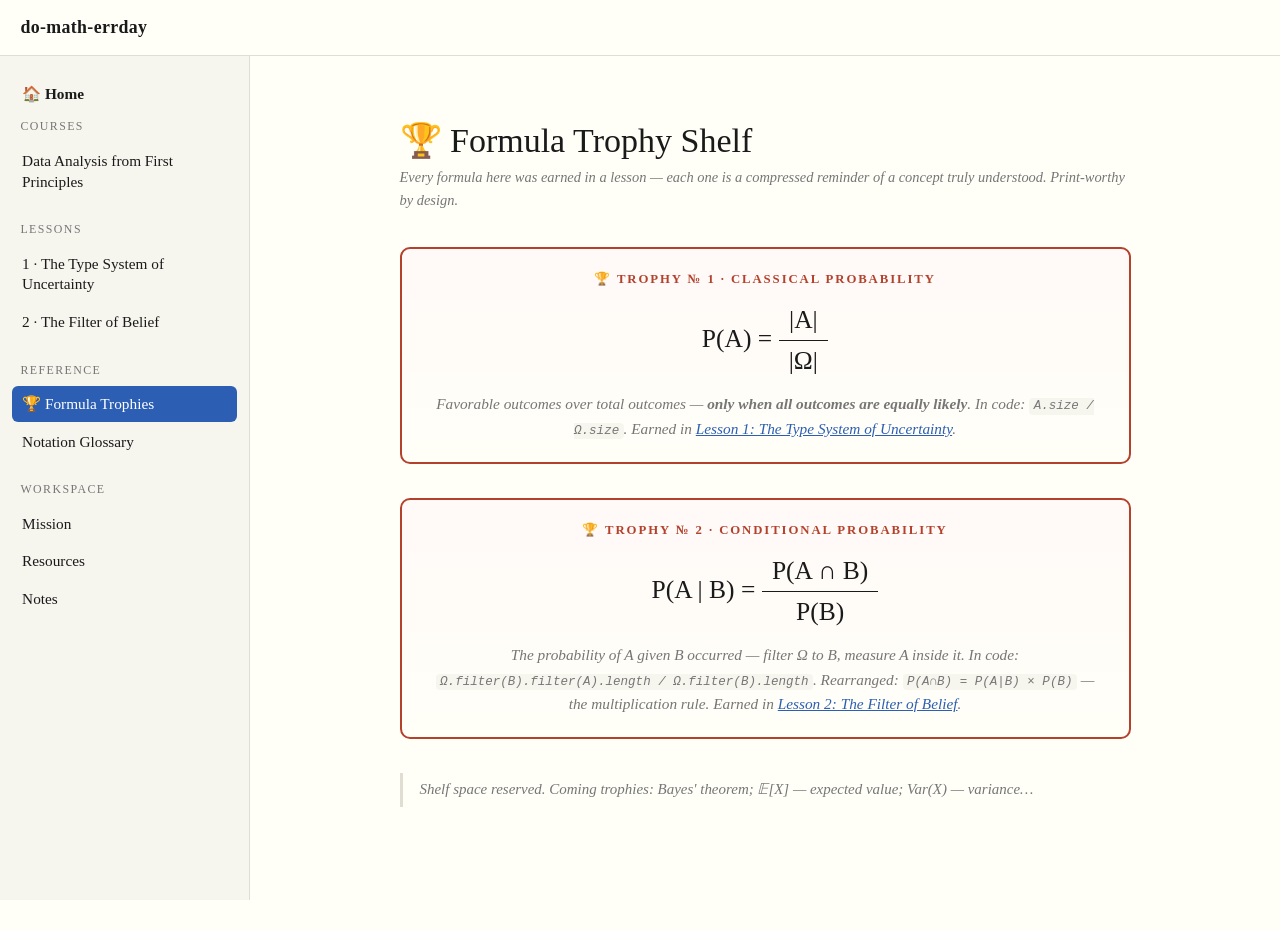
<file: reference/formula-trophies.html>
<!DOCTYPE html>
<html lang="en">
<head>
<meta charset="utf-8">
<meta name="viewport" content="width=device-width, initial-scale=1">
<title>Formula Trophy Shelf · do-math-errday</title>
<link rel="stylesheet" href="../assets/course.css">
</head>
<body>

<header class="site-header">
  <button class="nav-toggle" id="navToggle" aria-label="Toggle navigation" aria-expanded="false">☰</button>
  <a class="site-title" href="../index.html">do-math-errday</a>
</header>
<div class="nav-backdrop" id="navBackdrop"></div>
<nav class="site-sidebar" id="siteSidebar"></nav>

<main class="page-content">

<h1>🏆 Formula Trophy Shelf</h1>
<div class="lesson-meta">Every formula here was earned in a lesson — each one is a compressed reminder of a concept truly understood. Print-worthy by design.</div>

<div class="trophy">
  <div class="label">🏆 Trophy № 1 · Classical Probability</div>
  <div class="formula">P(A) = <span style="display:inline-block;vertical-align:middle;text-align:center"><span style="display:block;border-bottom:1.5px solid var(--ink);padding:0 .4em">|A|</span><span style="display:block;padding:0 .4em">|Ω|</span></span></div>
  <div class="caption">Favorable outcomes over total outcomes — <strong>only when all outcomes are equally likely</strong>.
  In code: <code>A.size / Ω.size</code>.
  Earned in <a href="../lessons/0001-the-type-system-of-uncertainty.html">Lesson 1: The Type System of Uncertainty</a>.</div>
</div>

<div class="trophy">
  <div class="label">🏆 Trophy № 2 · Conditional Probability</div>
  <div class="formula">
    P(A | B) = <span style="display:inline-block;vertical-align:middle;text-align:center">
      <span style="display:block;border-bottom:1.5px solid var(--ink);padding:0 .4em">P(A ∩ B)</span>
      <span style="display:block;padding:0 .4em">P(B)</span>
    </span>
  </div>
  <div class="caption">The probability of A <em>given</em> B occurred — filter Ω to B, measure A inside it.
  In code: <code>Ω.filter(B).filter(A).length / Ω.filter(B).length</code>.
  Rearranged: <code>P(A∩B) = P(A|B) × P(B)</code> — the multiplication rule.
  Earned in <a href="../lessons/0002-the-filter-of-belief.html">Lesson 2: The Filter of Belief</a>.</div>
</div>

<div class="aside">Shelf space reserved. Coming trophies: Bayes' theorem; 𝔼[X] — expected value; Var(X) — variance…</div>

</main>

<script src="../assets/nav.js"></script>
</body>
</html>
</file>
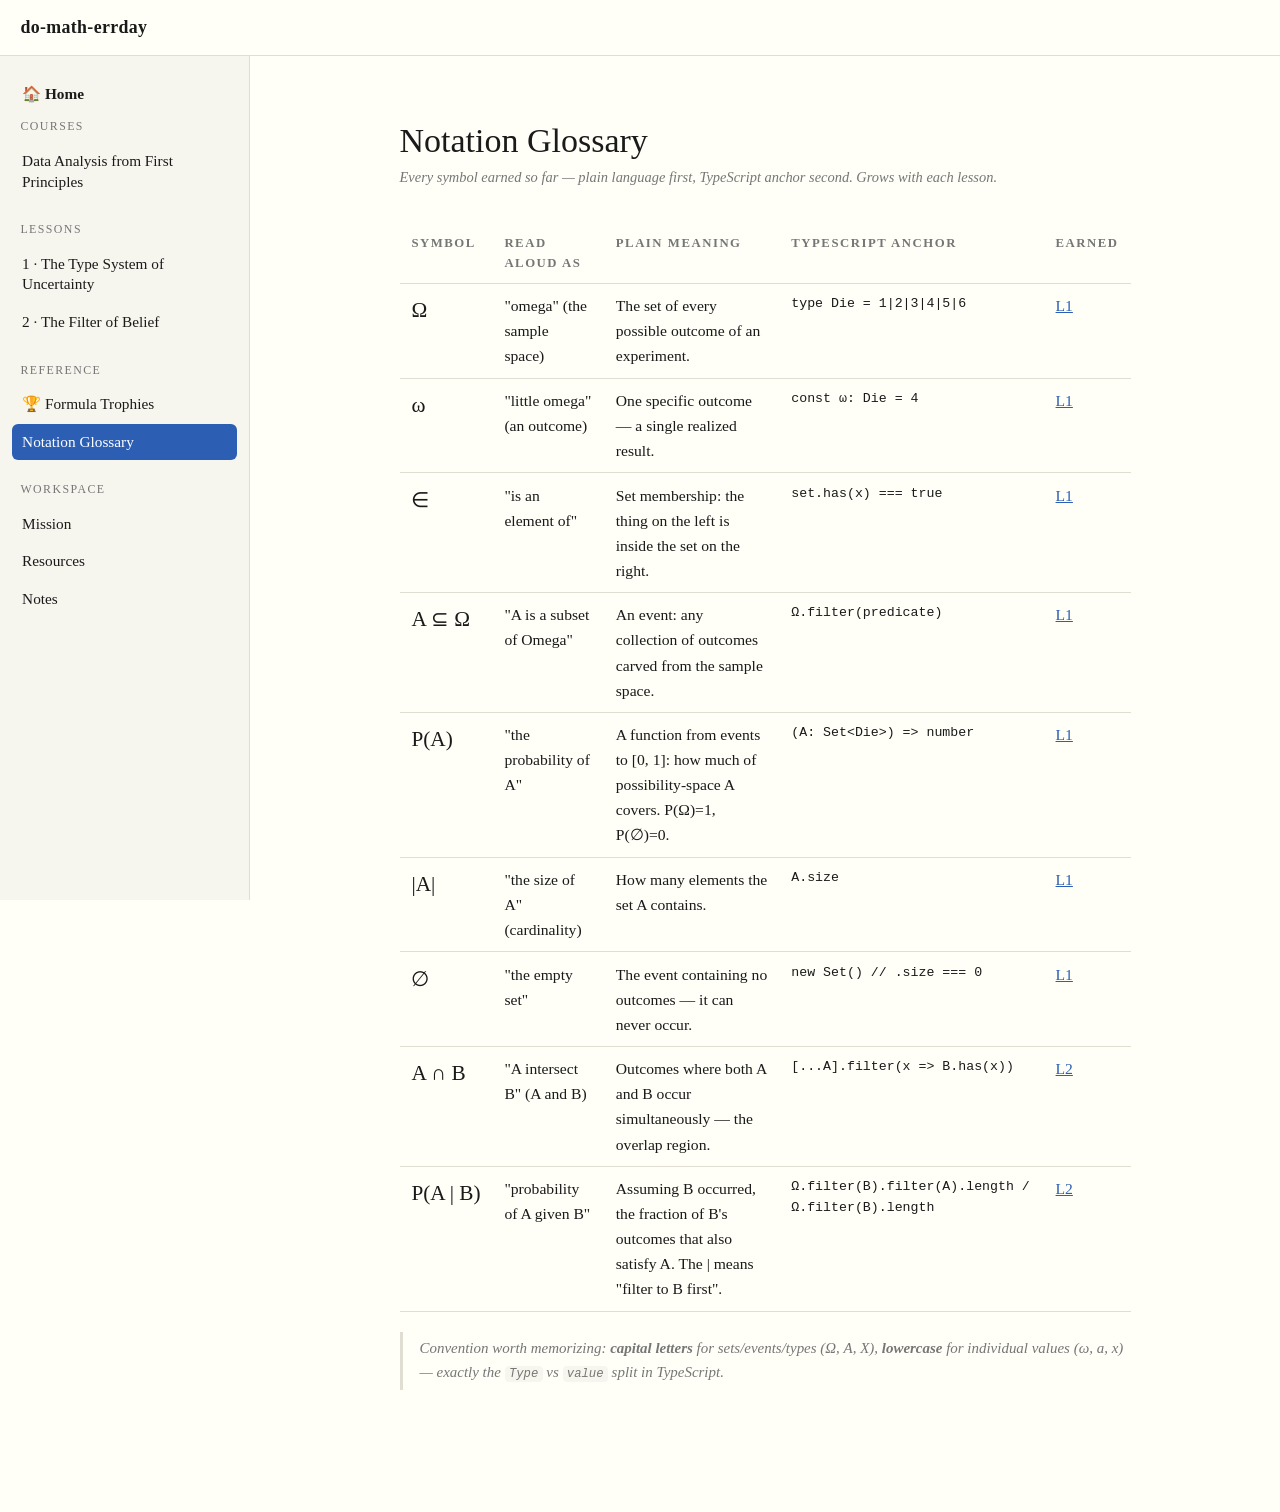
<file: reference/notation-glossary.html>
<!DOCTYPE html>
<html lang="en">
<head>
<meta charset="utf-8">
<meta name="viewport" content="width=device-width, initial-scale=1">
<title>Notation Glossary · do-math-errday</title>
<link rel="stylesheet" href="../assets/course.css">
<style>
  table { width: 100%; border-collapse: collapse; font-size: 0.92rem; }
  th, td { text-align: left; padding: 0.55rem 0.7rem; border-bottom: 1px solid var(--border); vertical-align: top; }
  th { font-size: 0.75rem; letter-spacing: 0.12em; text-transform: uppercase; color: var(--muted); }
  td.sym { font-size: 1.25rem; white-space: nowrap; }
  td.code { font-family: var(--mono); font-size: 0.78rem; }
</style>
</head>
<body>

<header class="site-header">
  <button class="nav-toggle" id="navToggle" aria-label="Toggle navigation" aria-expanded="false">☰</button>
  <a class="site-title" href="../index.html">do-math-errday</a>
</header>
<div class="nav-backdrop" id="navBackdrop"></div>
<nav class="site-sidebar" id="siteSidebar"></nav>

<main class="page-content">

<h1>Notation Glossary</h1>
<div class="lesson-meta">Every symbol earned so far — plain language first, TypeScript anchor second. Grows with each lesson.</div>

<table>
  <thead>
    <tr><th>Symbol</th><th>Read aloud as</th><th>Plain meaning</th><th>TypeScript anchor</th><th>Earned</th></tr>
  </thead>
  <tbody>
    <tr>
      <td class="sym">Ω</td>
      <td>"omega" (the sample space)</td>
      <td>The set of every possible outcome of an experiment.</td>
      <td class="code">type Die = 1|2|3|4|5|6</td>
      <td><a href="../lessons/0001-the-type-system-of-uncertainty.html">L1</a></td>
    </tr>
    <tr>
      <td class="sym">ω</td>
      <td>"little omega" (an outcome)</td>
      <td>One specific outcome — a single realized result.</td>
      <td class="code">const ω: Die = 4</td>
      <td><a href="../lessons/0001-the-type-system-of-uncertainty.html">L1</a></td>
    </tr>
    <tr>
      <td class="sym">∈</td>
      <td>"is an element of"</td>
      <td>Set membership: the thing on the left is inside the set on the right.</td>
      <td class="code">set.has(x) === true</td>
      <td><a href="../lessons/0001-the-type-system-of-uncertainty.html">L1</a></td>
    </tr>
    <tr>
      <td class="sym">A ⊆ Ω</td>
      <td>"A is a subset of Omega"</td>
      <td>An event: any collection of outcomes carved from the sample space.</td>
      <td class="code">Ω.filter(predicate)</td>
      <td><a href="../lessons/0001-the-type-system-of-uncertainty.html">L1</a></td>
    </tr>
    <tr>
      <td class="sym">P(A)</td>
      <td>"the probability of A"</td>
      <td>A function from events to [0, 1]: how much of possibility-space A covers. P(Ω)=1, P(∅)=0.</td>
      <td class="code">(A: Set&lt;Die&gt;) =&gt; number</td>
      <td><a href="../lessons/0001-the-type-system-of-uncertainty.html">L1</a></td>
    </tr>
    <tr>
      <td class="sym">|A|</td>
      <td>"the size of A" (cardinality)</td>
      <td>How many elements the set A contains.</td>
      <td class="code">A.size</td>
      <td><a href="../lessons/0001-the-type-system-of-uncertainty.html">L1</a></td>
    </tr>
    <tr>
      <td class="sym">∅</td>
      <td>"the empty set"</td>
      <td>The event containing no outcomes — it can never occur.</td>
      <td class="code">new Set() // .size === 0</td>
      <td><a href="../lessons/0001-the-type-system-of-uncertainty.html">L1</a></td>
    </tr>
    <tr>
      <td class="sym">A ∩ B</td>
      <td>"A intersect B" (A and B)</td>
      <td>Outcomes where both A and B occur simultaneously — the overlap region.</td>
      <td class="code">[...A].filter(x =&gt; B.has(x))</td>
      <td><a href="../lessons/0002-the-filter-of-belief.html">L2</a></td>
    </tr>
    <tr>
      <td class="sym">P(A | B)</td>
      <td>"probability of A given B"</td>
      <td>Assuming B occurred, the fraction of B's outcomes that also satisfy A. The | means "filter to B first".</td>
      <td class="code">Ω.filter(B).filter(A).length / Ω.filter(B).length</td>
      <td><a href="../lessons/0002-the-filter-of-belief.html">L2</a></td>
    </tr>
  </tbody>
</table>

<div class="aside">Convention worth memorizing: <strong>capital letters</strong> for sets/events/types (Ω, A, X),
<strong>lowercase</strong> for individual values (ω, a, x) — exactly the <code>Type</code> vs <code>value</code> split in TypeScript.</div>

</main>

<script src="../assets/nav.js"></script>
</body>
</html>
</file>
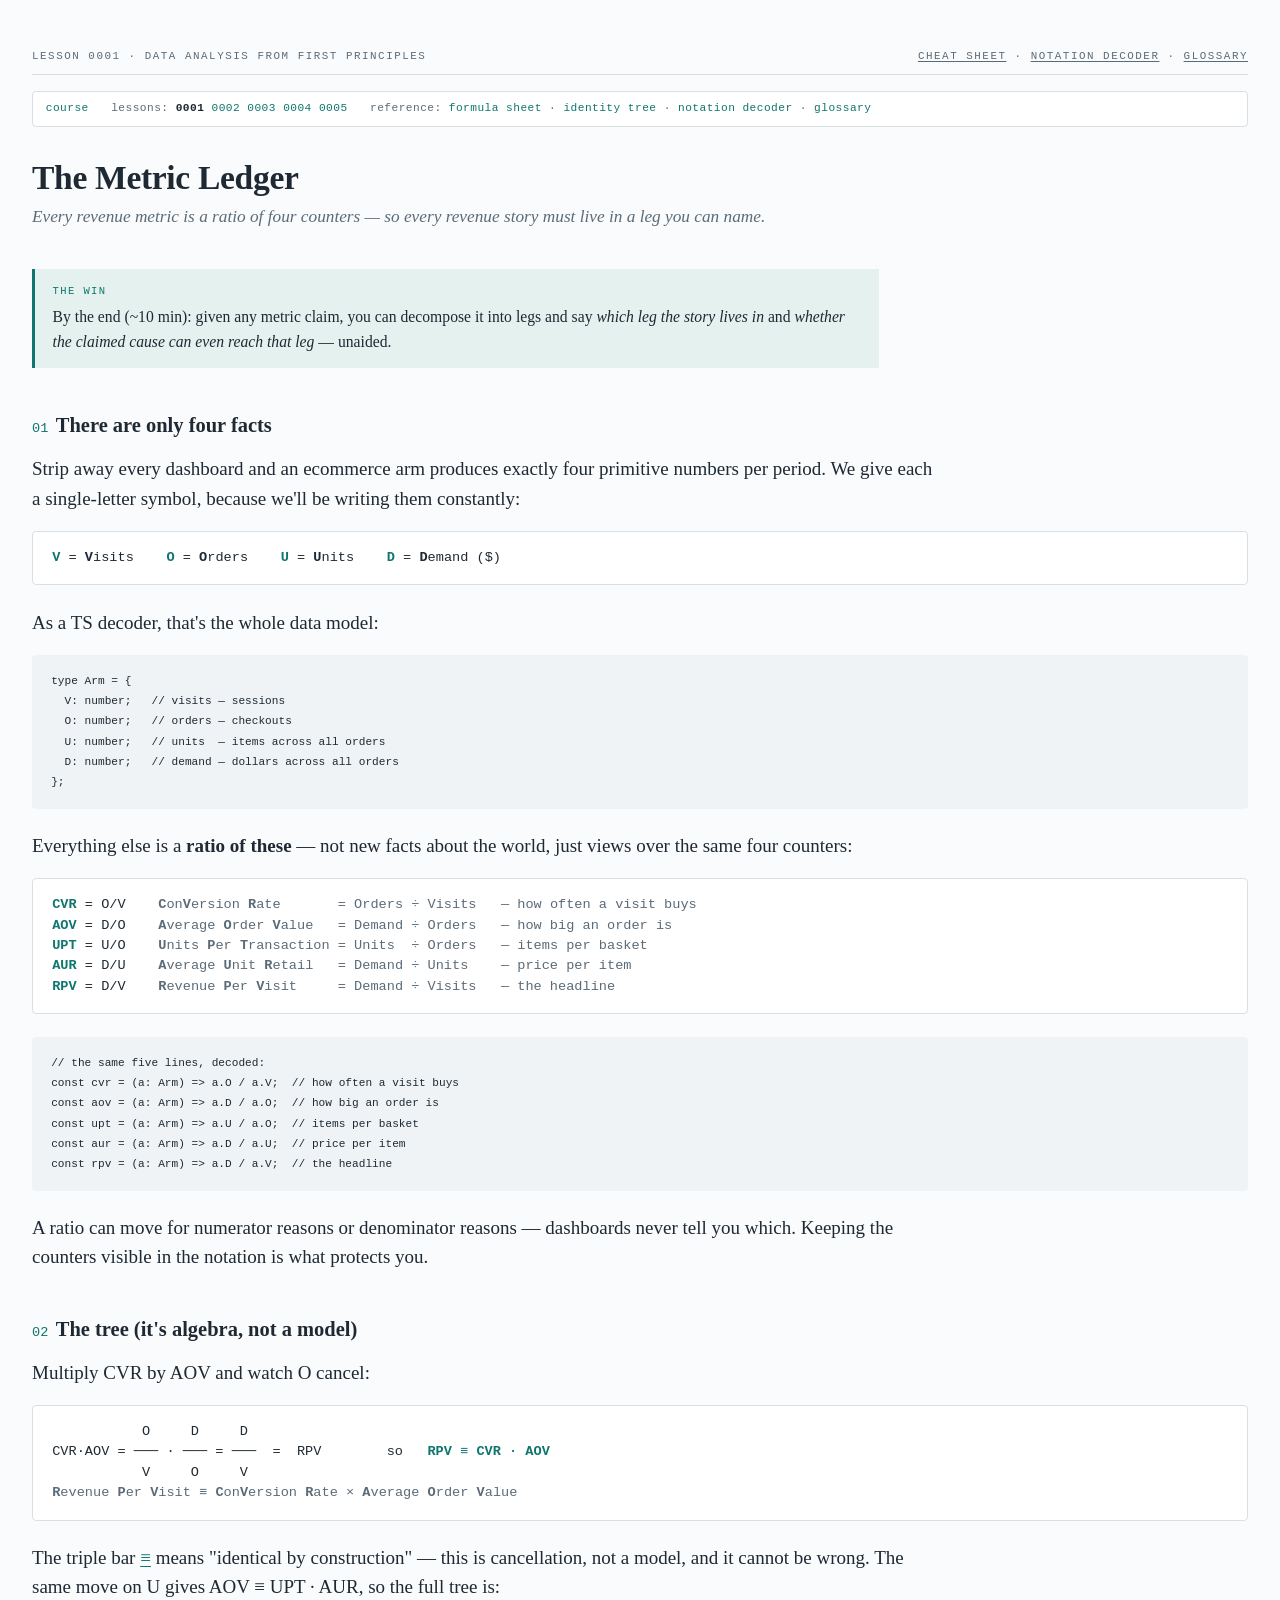
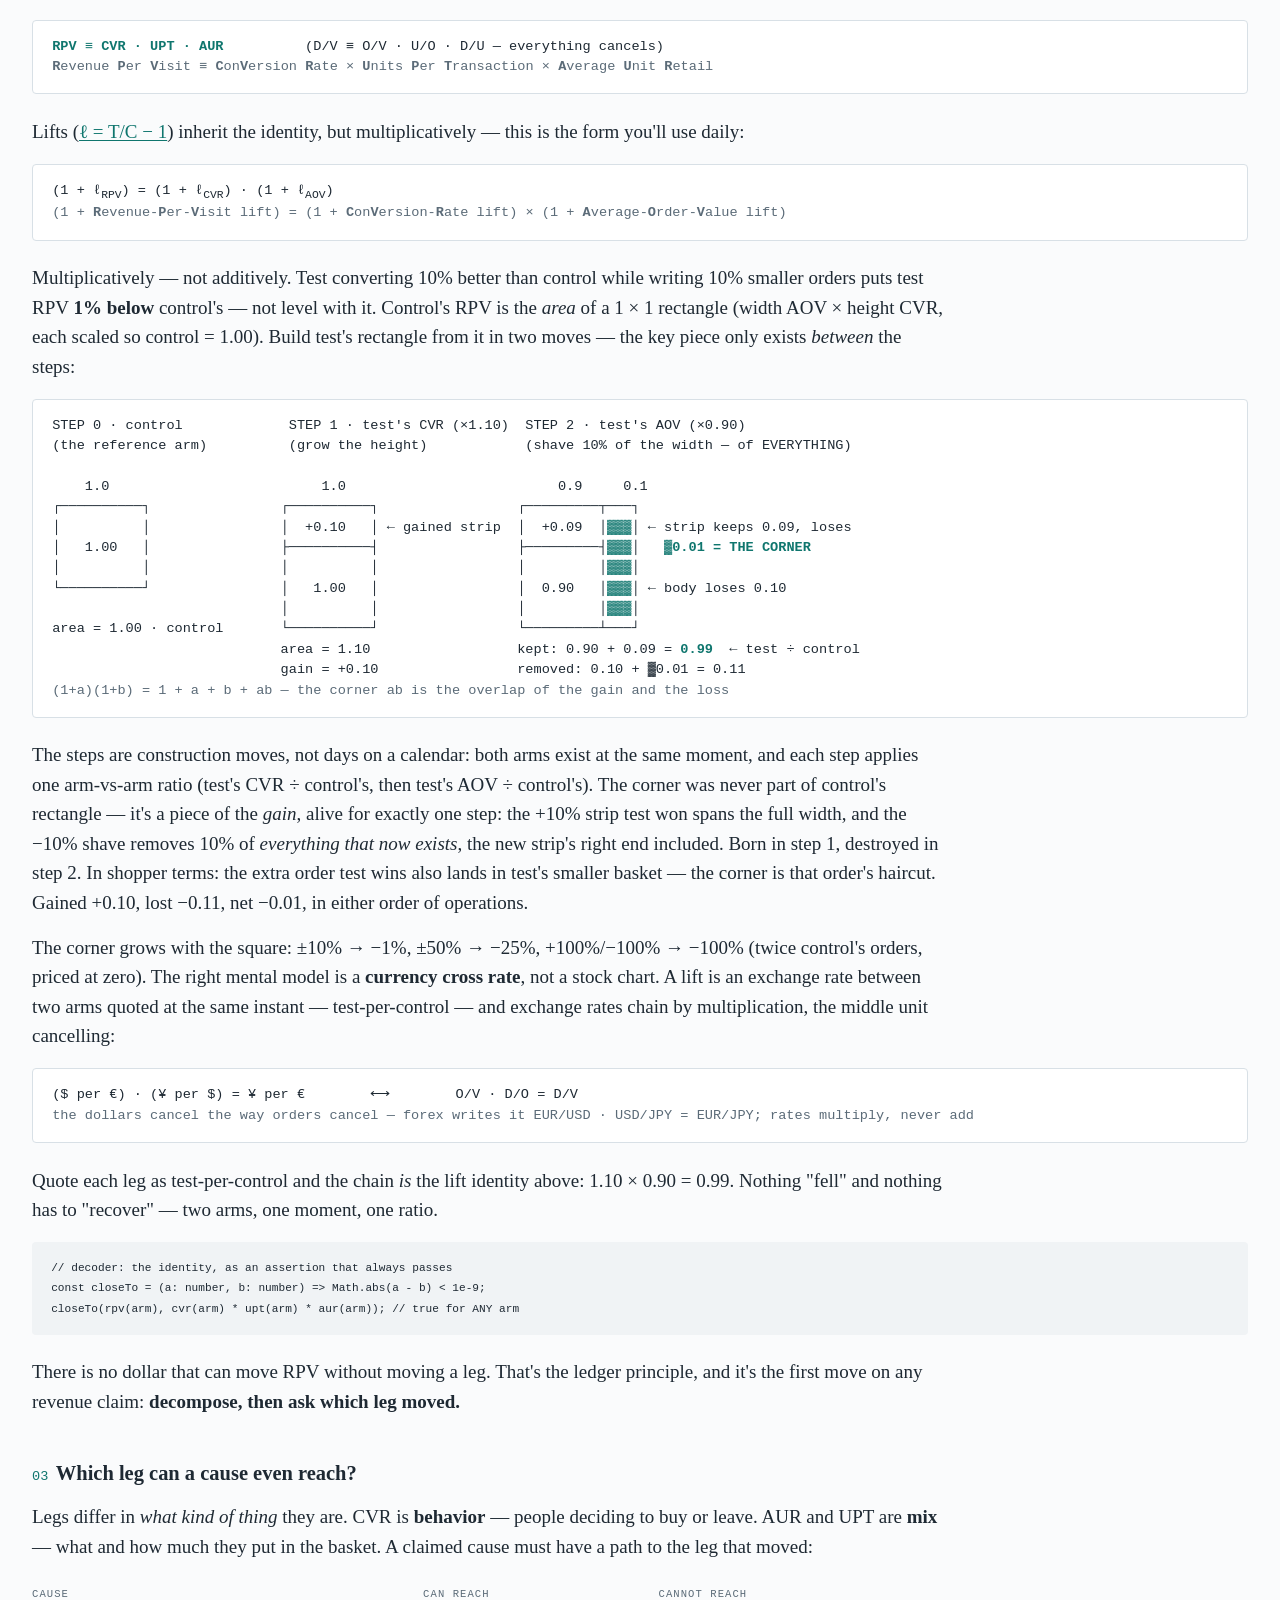
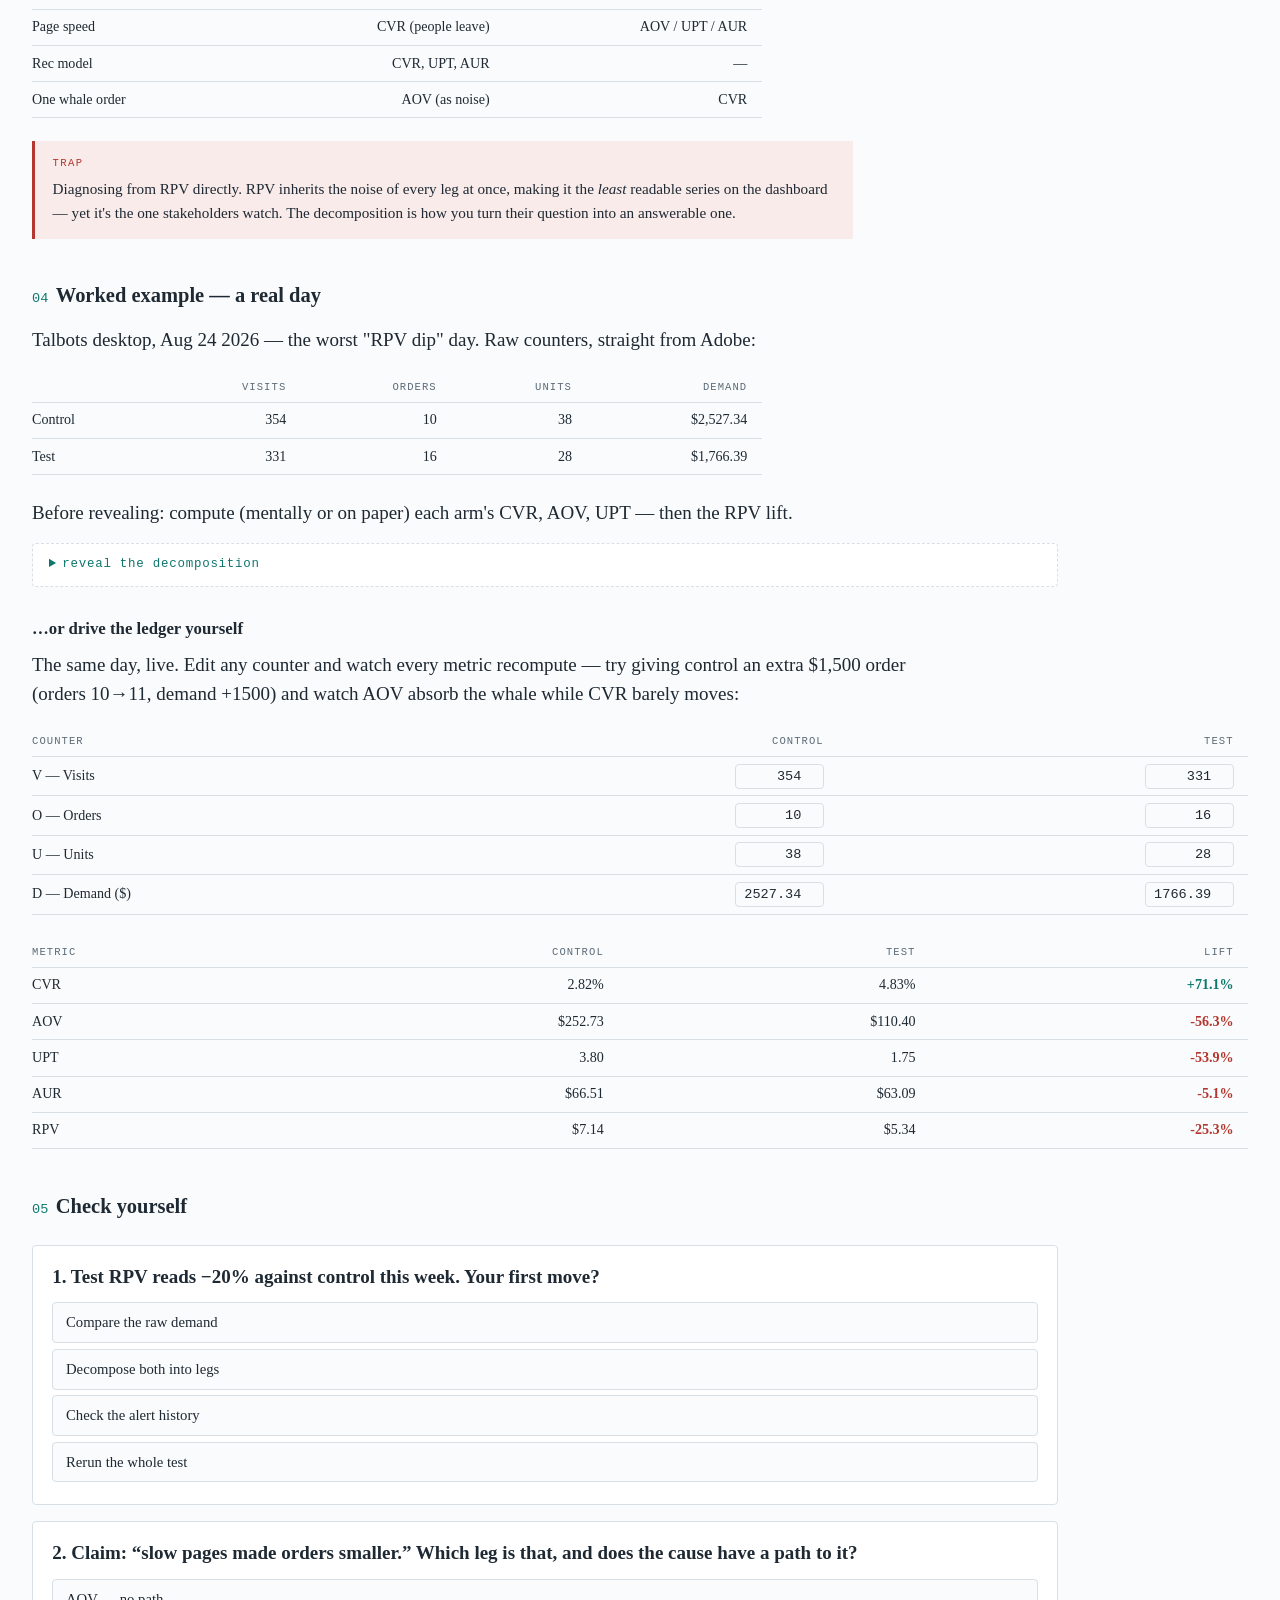
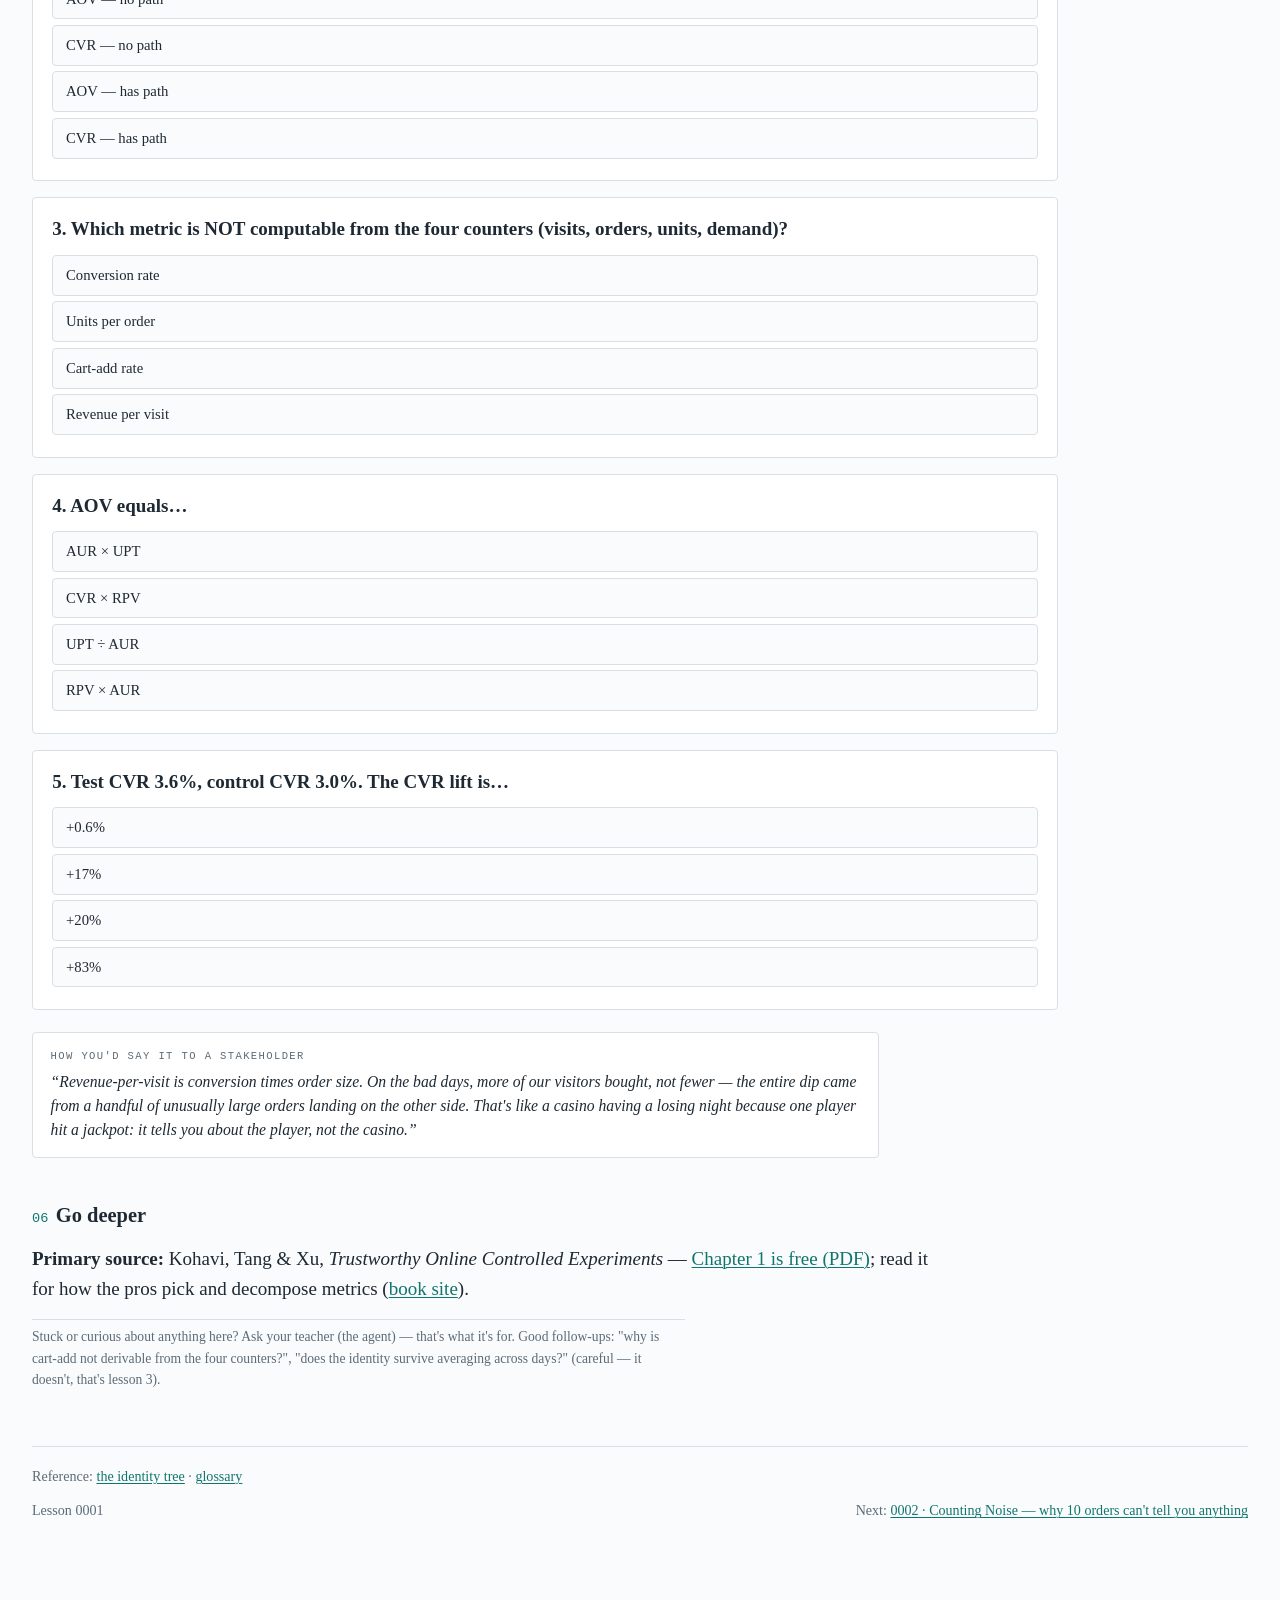
<file: data-analysis/lessons/0001-the-metric-ledger.html>
<!DOCTYPE html>
<html lang="en">
<head>
<meta charset="utf-8">
<meta name="viewport" content="width=device-width, initial-scale=1">
<title>Lesson 0001 · The Metric Ledger</title>
<link rel="stylesheet" href="../assets/course.css">
<style>
  .ledger table { width: 100%; }
  .ledger input {
    font-family: ui-monospace, "SF Mono", Menlo, monospace; font-size: 0.85rem;
    width: 6.5em; text-align: right; padding: 0.25rem 0.4rem;
    border: 1px solid var(--rule); border-radius: 4px; background: var(--paper); color: var(--ink);
  }
  .ledger input:focus { outline: 2px solid var(--accent); }
  .ledger td.pos { color: var(--accent); font-weight: 700; }
  .ledger td.neg { color: var(--trap); font-weight: 700; }
</style>
</head>
<body>
<div class="page">
  <div class="eyebrow">
    <span>Lesson 0001 · Data Analysis from First Principles</span>
    <span><a href="../reference/metric-identities.html">cheat sheet</a> · <a href="../reference/notation-decoder.html">notation decoder</a> · <a href="../reference/glossary.html">glossary</a></span>
  </div>

  <h1>The Metric Ledger</h1>
  <p class="dek">Every revenue metric is a ratio of four counters — so every revenue story must live in a leg you can name.</p>

  <div class="win"><span class="label">The win</span>
  By the end (~10 min): given any metric claim, you can decompose it into legs and say
  <em>which leg the story lives in</em> and <em>whether the claimed cause can even reach that leg</em> — unaided.</div>

  <h2><span class="no">01</span>There are only four facts</h2>
  <p>Strip away every dashboard and an ecommerce arm produces exactly four primitive numbers per period.
  We give each a single-letter symbol, because we'll be writing them constantly:</p>

  <pre class="formula"><span class="hl">V</span> = <b>V</b>isits    <span class="hl">O</span> = <b>O</b>rders    <span class="hl">U</span> = <b>U</b>nits    <span class="hl">D</span> = <b>D</b>emand ($)</pre>

  <p>As a TS decoder, that's the whole data model:</p>

  <pre class="ts"><code>type Arm = {
  V: number;   // visits — sessions
  O: number;   // orders — checkouts
  U: number;   // units  — items across all orders
  D: number;   // demand — dollars across all orders
};</code></pre>

  <p>Everything else is a <strong>ratio of these</strong> — not new facts about the world, just views
  over the same four counters:</p>

  <pre class="formula"><span class="hl">CVR</span> = O/V    <span class="dim"><b>C</b>on<b>V</b>ersion <b>R</b>ate       = Orders ÷ Visits   — how often a visit buys</span>
<span class="hl">AOV</span> = D/O    <span class="dim"><b>A</b>verage <b>O</b>rder <b>V</b>alue   = Demand ÷ Orders   — how big an order is</span>
<span class="hl">UPT</span> = U/O    <span class="dim"><b>U</b>nits <b>P</b>er <b>T</b>ransaction = Units  ÷ Orders   — items per basket</span>
<span class="hl">AUR</span> = D/U    <span class="dim"><b>A</b>verage <b>U</b>nit <b>R</b>etail   = Demand ÷ Units    — price per item</span>
<span class="hl">RPV</span> = D/V    <span class="dim"><b>R</b>evenue <b>P</b>er <b>V</b>isit     = Demand ÷ Visits   — the headline</span></pre>

  <pre class="ts"><code>// the same five lines, decoded:
const cvr = (a: Arm) => a.O / a.V;  // how often a visit buys
const aov = (a: Arm) => a.D / a.O;  // how big an order is
const upt = (a: Arm) => a.U / a.O;  // items per basket
const aur = (a: Arm) => a.D / a.U;  // price per item
const rpv = (a: Arm) => a.D / a.V;  // the headline</code></pre>

  <p>A ratio can move for numerator reasons or denominator reasons — dashboards never tell you which.
  Keeping the counters visible in the notation is what protects you.</p>

  <h2><span class="no">02</span>The tree (it's algebra, not a model)</h2>
  <p>Multiply CVR by AOV and watch O cancel:</p>

  <pre class="formula">           O     D     D
CVR·AOV = ─── · ─── = ───  =  RPV        so   <span class="hl">RPV ≡ CVR · AOV</span>
           V     O     V
<span class="dim"><b>R</b>evenue <b>P</b>er <b>V</b>isit ≡ <b>C</b>on<b>V</b>ersion <b>R</b>ate × <b>A</b>verage <b>O</b>rder <b>V</b>alue</span></pre>

  <p>The triple bar <a href="../reference/notation-decoder.html#approx">≡</a> means "identical by
  construction" — this is cancellation, not a model, and it cannot be wrong. The same move on U
  gives AOV ≡ UPT · AUR, so the full tree is:</p>

  <pre class="formula"><span class="hl">RPV ≡ CVR · UPT · AUR</span>          (D/V ≡ O/V · U/O · D/U — everything cancels)
<span class="dim"><b>R</b>evenue <b>P</b>er <b>V</b>isit ≡ <b>C</b>on<b>V</b>ersion <b>R</b>ate × <b>U</b>nits <b>P</b>er <b>T</b>ransaction × <b>A</b>verage <b>U</b>nit <b>R</b>etail</span></pre>

  <p>Lifts (<a href="../reference/notation-decoder.html#lift">ℓ = T/C − 1</a>) inherit the identity,
  but multiplicatively — this is the form you'll use daily:</p>

  <pre class="formula">(1 + ℓ<sub>RPV</sub>) = (1 + ℓ<sub>CVR</sub>) · (1 + ℓ<sub>AOV</sub>)
<span class="dim">(1 + <b>R</b>evenue-<b>P</b>er-<b>V</b>isit lift) = (1 + <b>C</b>on<b>V</b>ersion-<b>R</b>ate lift) × (1 + <b>A</b>verage-<b>O</b>rder-<b>V</b>alue lift)</span></pre>

  <p>Multiplicatively — not additively. Test converting 10% better than control while writing 10%
  smaller orders puts test RPV <strong>1% below</strong> control's — not level with it. Control's RPV is
  the <em>area</em> of a 1 × 1 rectangle (width AOV × height CVR, each scaled so control = 1.00). Build
  test's rectangle from it in two moves — the key piece only exists <em>between</em> the steps:</p>

  <pre class="tree">
STEP 0 · control             STEP 1 · test's CVR (×1.10)  STEP 2 · test's AOV (×0.90)
(the reference arm)          (grow the height)            (shave 10% of the width — of EVERYTHING)

    1.0                          1.0                          0.9     0.1
┌──────────┐                ┌──────────┐                 ┌─────────┬───┐
│          │                │  +0.10   │ ← gained strip  │  +0.09  │<span class="hl">▓▓▓</span>│ ← strip keeps 0.09, loses
│   1.00   │                ├──────────┤                 ├─────────┤<span class="hl">▓▓▓</span>│   <span class="hl">▓0.01 = THE CORNER</span>
│          │                │          │                 │         │<span class="hl">▓▓▓</span>│
└──────────┘                │   1.00   │                 │  0.90   │<span class="hl">▓▓▓</span>│ ← body loses 0.10
                            │          │                 │         │<span class="hl">▓▓▓</span>│
area = 1.00 · control       └──────────┘                 └─────────┴───┘
                            area = 1.10                  kept: 0.90 + 0.09 = <span class="hl">0.99</span>  ← test ÷ control
                            gain = +0.10                 removed: 0.10 + ▓0.01 = 0.11
<span class="dim">(1+a)(1+b) = 1 + a + b + ab — the corner ab is the overlap of the gain and the loss</span></pre>

  <p>The steps are construction moves, not days on a calendar: both arms exist at the same moment, and
  each step applies one arm-vs-arm ratio (test's CVR ÷ control's, then test's AOV ÷ control's). The
  corner was never part of control's rectangle — it's a piece of the <em>gain</em>, alive for exactly
  one step: the +10% strip test won spans the full width, and the −10% shave removes 10% of
  <em>everything that now exists</em>, the new strip's right end included. Born in step 1, destroyed
  in step 2. In shopper terms: the extra order test wins also lands in test's smaller basket — the
  corner is that order's haircut. Gained +0.10, lost −0.11, net −0.01, in either order of operations.</p>

  <p>The corner grows with the square: ±10% → −1%, ±50% → −25%, +100%/−100% → −100% (twice control's
  orders, priced at zero). The right mental model is a <strong>currency cross rate</strong>, not a stock
  chart. A lift is an exchange rate between two arms quoted at the same instant — test-per-control —
  and exchange rates chain by multiplication, the middle unit cancelling:</p>

  <pre class="formula">($ per €) · (¥ per $) = ¥ per €        ⟷        O/V · D/O = D/V
<span class="dim">the dollars cancel the way orders cancel — forex writes it EUR/USD · USD/JPY = EUR/JPY; rates multiply, never add</span></pre>

  <p>Quote each leg as test-per-control and the chain <em>is</em> the lift identity above:
  1.10 × 0.90 = 0.99. Nothing "fell" and nothing has to "recover" — two arms, one moment, one ratio.</p>

  <pre class="ts"><code>// decoder: the identity, as an assertion that always passes
const closeTo = (a: number, b: number) => Math.abs(a - b) < 1e-9;
closeTo(rpv(arm), cvr(arm) * upt(arm) * aur(arm)); // true for ANY arm</code></pre>

  <p>There is no dollar that can move RPV without moving a leg. That's the ledger principle, and it's
  the first move on any revenue claim: <strong>decompose, then ask which leg moved.</strong></p>

  <h2><span class="no">03</span>Which leg can a cause even reach?</h2>
  <p>Legs differ in <em>what kind of thing</em> they are. CVR is <strong>behavior</strong> — people deciding
  to buy or leave. AUR and UPT are <strong>mix</strong> — what and how much they put in the basket.
  A claimed cause must have a path to the leg that moved:</p>

  <div class="tablewrap"><table>
    <tr><th>Cause</th><th>Can reach</th><th>Cannot reach</th></tr>
    <tr><td>Page speed</td><td>CVR (people leave)</td><td>AOV / UPT / AUR</td></tr>
    <tr><td>Rec model</td><td>CVR, UPT, AUR</td><td>—</td></tr>
    <tr><td>One whale order</td><td>AOV (as noise)</td><td>CVR</td></tr>
  </table></div>

  <div class="trapbox"><span class="label">Trap</span>
  Diagnosing from RPV directly. RPV inherits the noise of every leg at once, making it the
  <em>least</em> readable series on the dashboard — yet it's the one stakeholders watch.
  The decomposition is how you turn their question into an answerable one.</div>

  <h2><span class="no">04</span>Worked example — a real day</h2>
  <p>Talbots desktop, Aug 24 2026 — the worst "RPV dip" day. Raw counters, straight from Adobe:</p>

  <div class="tablewrap"><table>
    <tr><th></th><th>visits</th><th>orders</th><th>units</th><th>demand</th></tr>
    <tr><td>Control</td><td>354</td><td>10</td><td>38</td><td>$2,527.34</td></tr>
    <tr><td>Test</td><td>331</td><td>16</td><td>28</td><td>$1,766.39</td></tr>
  </table></div>

  <p>Before revealing: compute (mentally or on paper) each arm's CVR, AOV, UPT — then the RPV lift.</p>

  <details><summary>reveal the decomposition</summary>
    <div class="tablewrap"><table>
      <tr><th></th><th>CVR</th><th>AOV</th><th>UPT</th><th>AUR</th><th>RPV</th></tr>
      <tr><td>Control</td><td>2.82%</td><td>$252.73</td><td>3.80</td><td>$66.51</td><td>$7.14</td></tr>
      <tr><td>Test</td><td>4.83%</td><td>$110.40</td><td>1.75</td><td>$63.09</td><td>$5.34</td></tr>
      <tr><td>Lift</td><td class="pos">+71%</td><td class="neg">−56%</td><td class="neg">−54%</td><td>−5%</td><td class="neg">−25%</td></tr>
    </table></div>
    <p>The headline said "test lost 25% of revenue." The ledger says: test converted <em>+71% better</em>
    and lost everything in AOV — specifically UPT, because control's 10 orders somehow contained 38 units
    (3.8 items per basket, on ten orders). That's not a treatment effect; that's a couple of whale baskets
    landing in the control bucket. Any latency story is dead on arrival: latency has no path to UPT.</p>
  </details>

  <h3>…or drive the ledger yourself</h3>
  <p>The same day, live. Edit any counter and watch every metric recompute — try giving control an
  extra $1,500 order (orders 10→11, demand +1500) and watch AOV absorb the whale while CVR barely moves:</p>
  <div class="ledger" id="ledger"></div>

  <h2><span class="no">05</span>Check yourself</h2>
  <div class="quiz" id="quiz"></div>

  <div class="say"><span class="label">How you'd say it to a stakeholder</span>
  <q>Revenue-per-visit is conversion times order size. On the bad days, more of our visitors bought,
  not fewer — the entire dip came from a handful of unusually large orders landing on the other side.
  That's like a casino having a losing night because one player hit a jackpot: it tells you about the
  player, not the casino.</q></div>

  <h2><span class="no">06</span>Go deeper</h2>
  <p><strong>Primary source:</strong> Kohavi, Tang &amp; Xu, <em>Trustworthy Online Controlled Experiments</em> —
  <a href="https://experimentguide.com/wp-content/uploads/TrustworthyOnlineControlledExperiments_PracticalGuideToABTesting_Chapter1.pdf">Chapter 1 is free (PDF)</a>;
  read it for how the pros pick and decompose metrics (<a href="https://experimentguide.com/">book site</a>).</p>

  <p class="note">Stuck or curious about anything here? Ask your teacher (the agent) — that's what it's for.
  Good follow-ups: "why is cart-add not derivable from the four counters?", "does the identity survive
  averaging across days?" (careful — it doesn't, that's lesson 3).</p>

  <div class="foot">
    <span>Reference: <a href="../reference/metric-identities.html">the identity tree</a> ·
    <a href="../reference/glossary.html">glossary</a></span>
    <div class="nav">
      <span>Lesson 0001</span>
      <span>Next: <a href="0002-counting-noise.html">0002 · Counting Noise — why 10 orders can't tell you anything</a></span>
    </div>
  </div>
</div>

<script src="../assets/manifest.js"></script>
<script src="../assets/nav.js"></script>
<script src="../assets/quiz.js"></script>
<script>
// ---- live ledger: edit the four counters, watch every metric recompute ----
(function () {
  const L = { // Aug 24 desktop, prefilled
    C: { V: 354, O: 10, U: 38, D: 2527.34 },
    T: { V: 331, O: 16, U: 28, D: 1766.39 },
  };
  const root = document.getElementById("ledger");
  const counters = [["V", "Visits"], ["O", "Orders"], ["U", "Units"], ["D", "Demand ($)"]];
  const metrics = [
    ["CVR", a => a.O / a.V, v => (v * 100).toFixed(2) + "%"],
    ["AOV", a => a.D / a.O, v => "$" + v.toFixed(2)],
    ["UPT", a => a.U / a.O, v => v.toFixed(2)],
    ["AUR", a => a.D / a.U, v => "$" + v.toFixed(2)],
    ["RPV", a => a.D / a.V, v => "$" + v.toFixed(2)],
  ];

  let html = '<div class="tablewrap"><table><tr><th>counter</th><th>Control</th><th>Test</th></tr>';
  for (const [k, label] of counters) {
    html += `<tr><td>${k} — ${label}</td>` +
      `<td><input id="C${k}" type="number" step="any" value="${L.C[k]}"></td>` +
      `<td><input id="T${k}" type="number" step="any" value="${L.T[k]}"></td></tr>`;
  }
  html += '</table></div><div class="tablewrap"><table><tr><th>metric</th><th>Control</th><th>Test</th><th>lift</th></tr>';
  for (const [name] of metrics) {
    html += `<tr><td>${name}</td><td id="mC${name}"></td><td id="mT${name}"></td><td id="mL${name}"></td></tr>`;
  }
  html += "</table></div>";
  root.innerHTML = html;

  function recompute() {
    for (const arm of ["C", "T"])
      for (const [k] of counters)
        L[arm][k] = parseFloat(document.getElementById(arm + k).value) || 0;
    for (const [name, fn, fmt] of metrics) {
      const c = fn(L.C), t = fn(L.T);
      const lift = c ? t / c - 1 : 0;
      document.getElementById("mC" + name).textContent = isFinite(c) ? fmt(c) : "—";
      document.getElementById("mT" + name).textContent = isFinite(t) ? fmt(t) : "—";
      const cell = document.getElementById("mL" + name);
      cell.textContent = isFinite(lift) ? (lift >= 0 ? "+" : "") + (lift * 100).toFixed(1) + "%" : "—";
      cell.className = lift > 0 ? "pos" : lift < 0 ? "neg" : "";
    }
  }
  root.addEventListener("input", recompute);
  recompute();
})();
</script>
<script>
renderQuiz(document.getElementById("quiz"), [
  {
    q: "Test RPV reads −20% against control this week. Your first move?",
    choices: [
      "Compare the raw demand",
      "Decompose both into legs",
      "Check the alert history",
      "Rerun the whole test",
    ],
    answer: 1,
    explain: "The ledger principle: no dollar moves RPV except through a leg. Decompose, then ask which leg moved — every other move is guessing.",
  },
  {
    q: "Claim: “slow pages made orders smaller.” Which leg is that, and does the cause have a path to it?",
    choices: [
      "AOV — no path",
      "CVR — no path",
      "AOV — has path",
      "CVR — has path",
    ],
    answer: 0,
    explain: "Order size is AOV. Latency acts before purchase decisions, through funnel exits — that's CVR. It has no mechanism to shrink the orders that still happen.",
  },
  {
    q: "Which metric is NOT computable from the four counters (visits, orders, units, demand)?",
    choices: [
      "Conversion rate",
      "Units per order",
      "Cart-add rate",
      "Revenue per visit",
    ],
    answer: 2,
    explain: "Cart-add needs a fifth counter (cart events). It's not in the RPV identity at all — it's an upstream funnel diagnostic, which is exactly what makes it useful for mechanism checks.",
  },
  {
    q: "AOV equals…",
    choices: [
      "AUR × UPT",
      "CVR × RPV",
      "UPT ÷ AUR",
      "RPV × AUR",
    ],
    answer: 0,
    explain: "demand/orders = (demand/units) × (units/orders). Item price times basket size.",
  },
  {
    q: "Test CVR 3.6%, control CVR 3.0%. The CVR lift is…",
    choices: [
      "+0.6%",
      "+17%",
      "+20%",
      "+83%",
    ],
    answer: 2,
    explain: "Lift = test ÷ control − 1 = 3.6/3.0 − 1 = +20%. (+0.6 is the percentage-POINT gap — saying “percent” when you mean “points” is a classic stakeholder confusion.)",
  },
]);
</script>
</body>
</html>
</file>
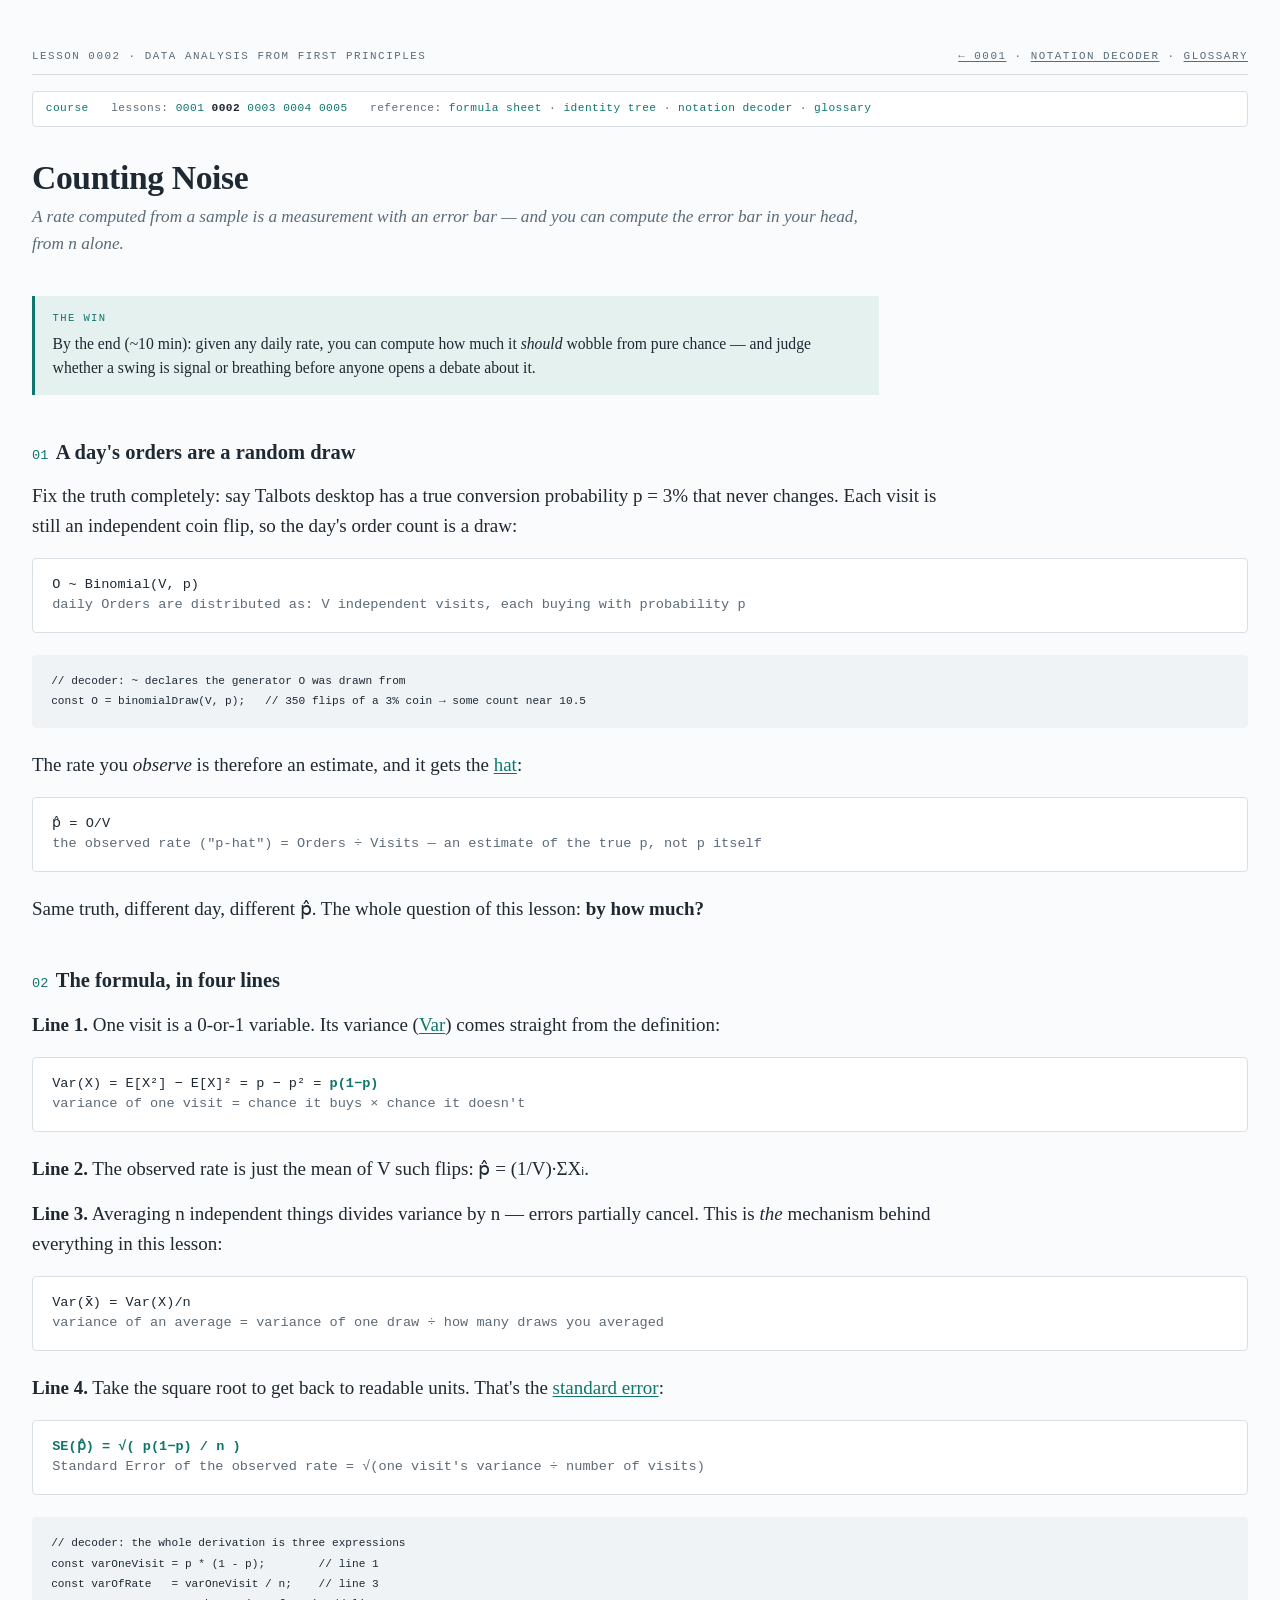
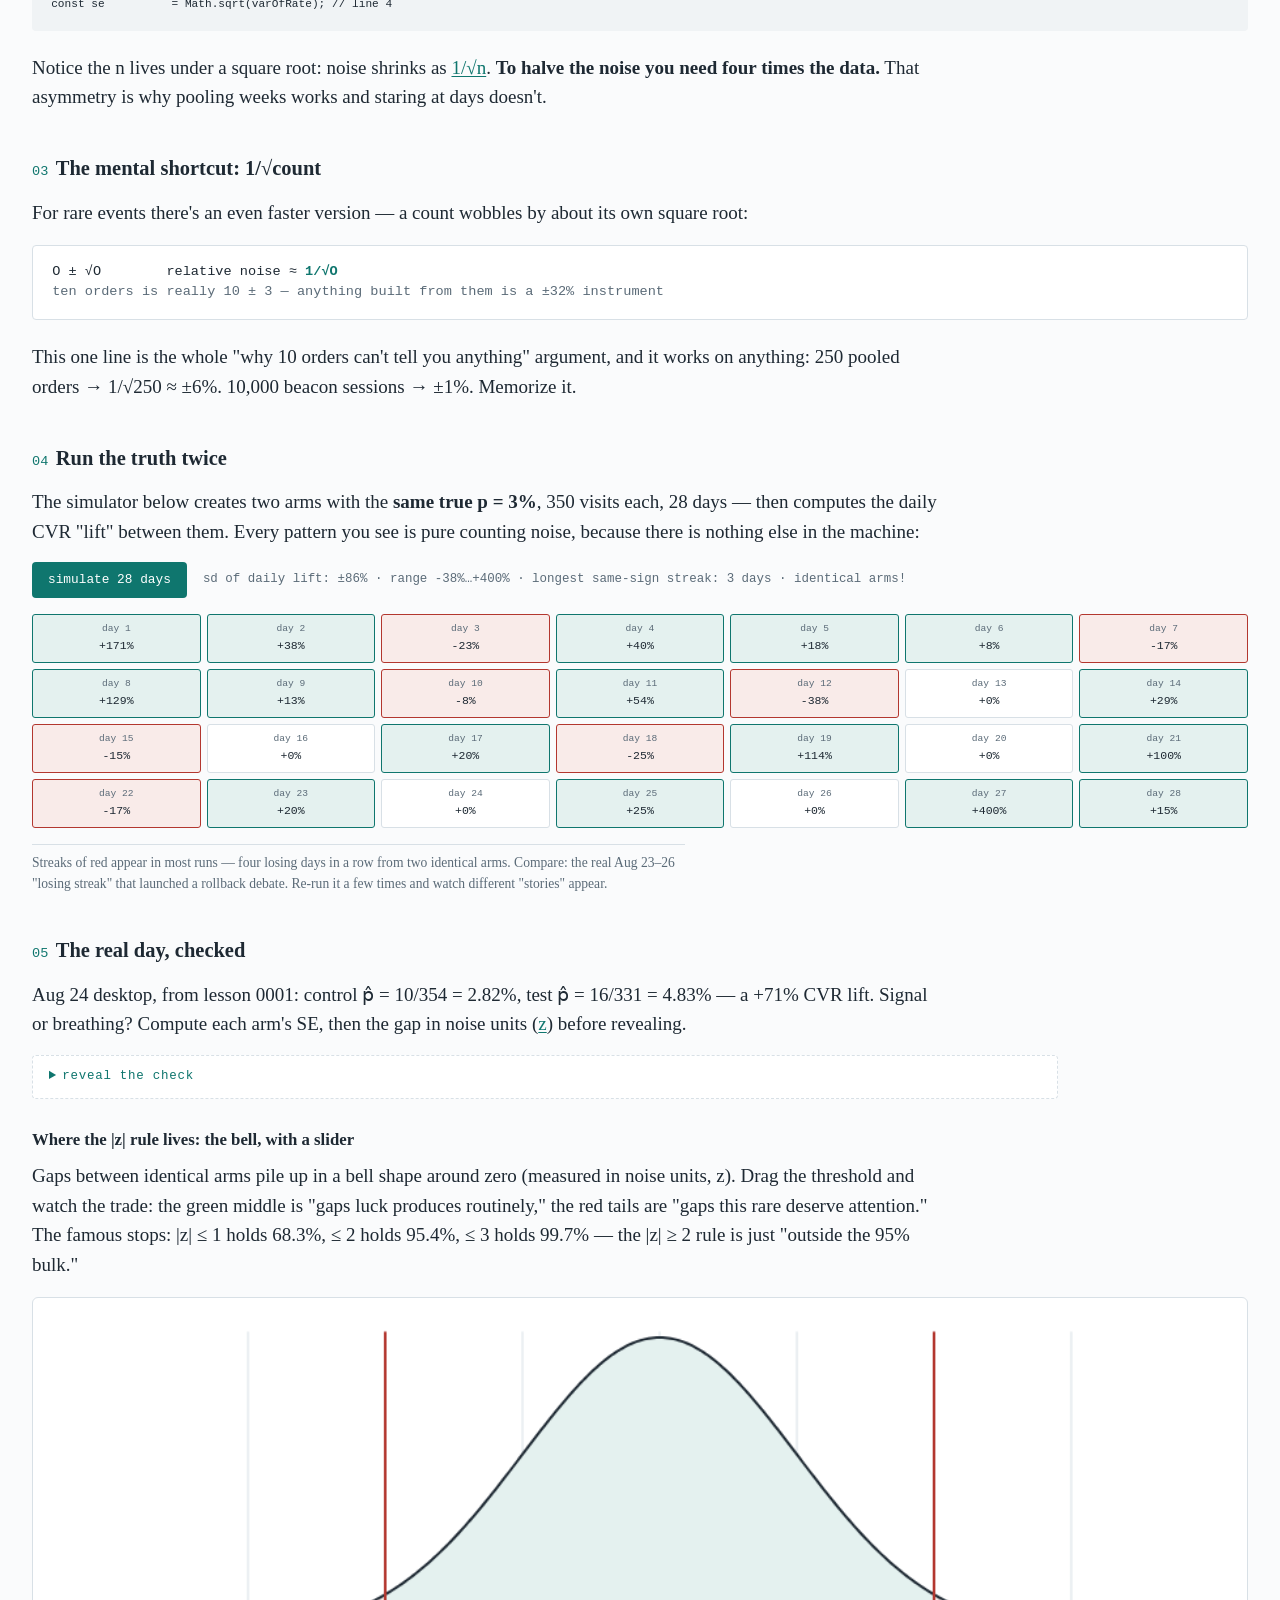
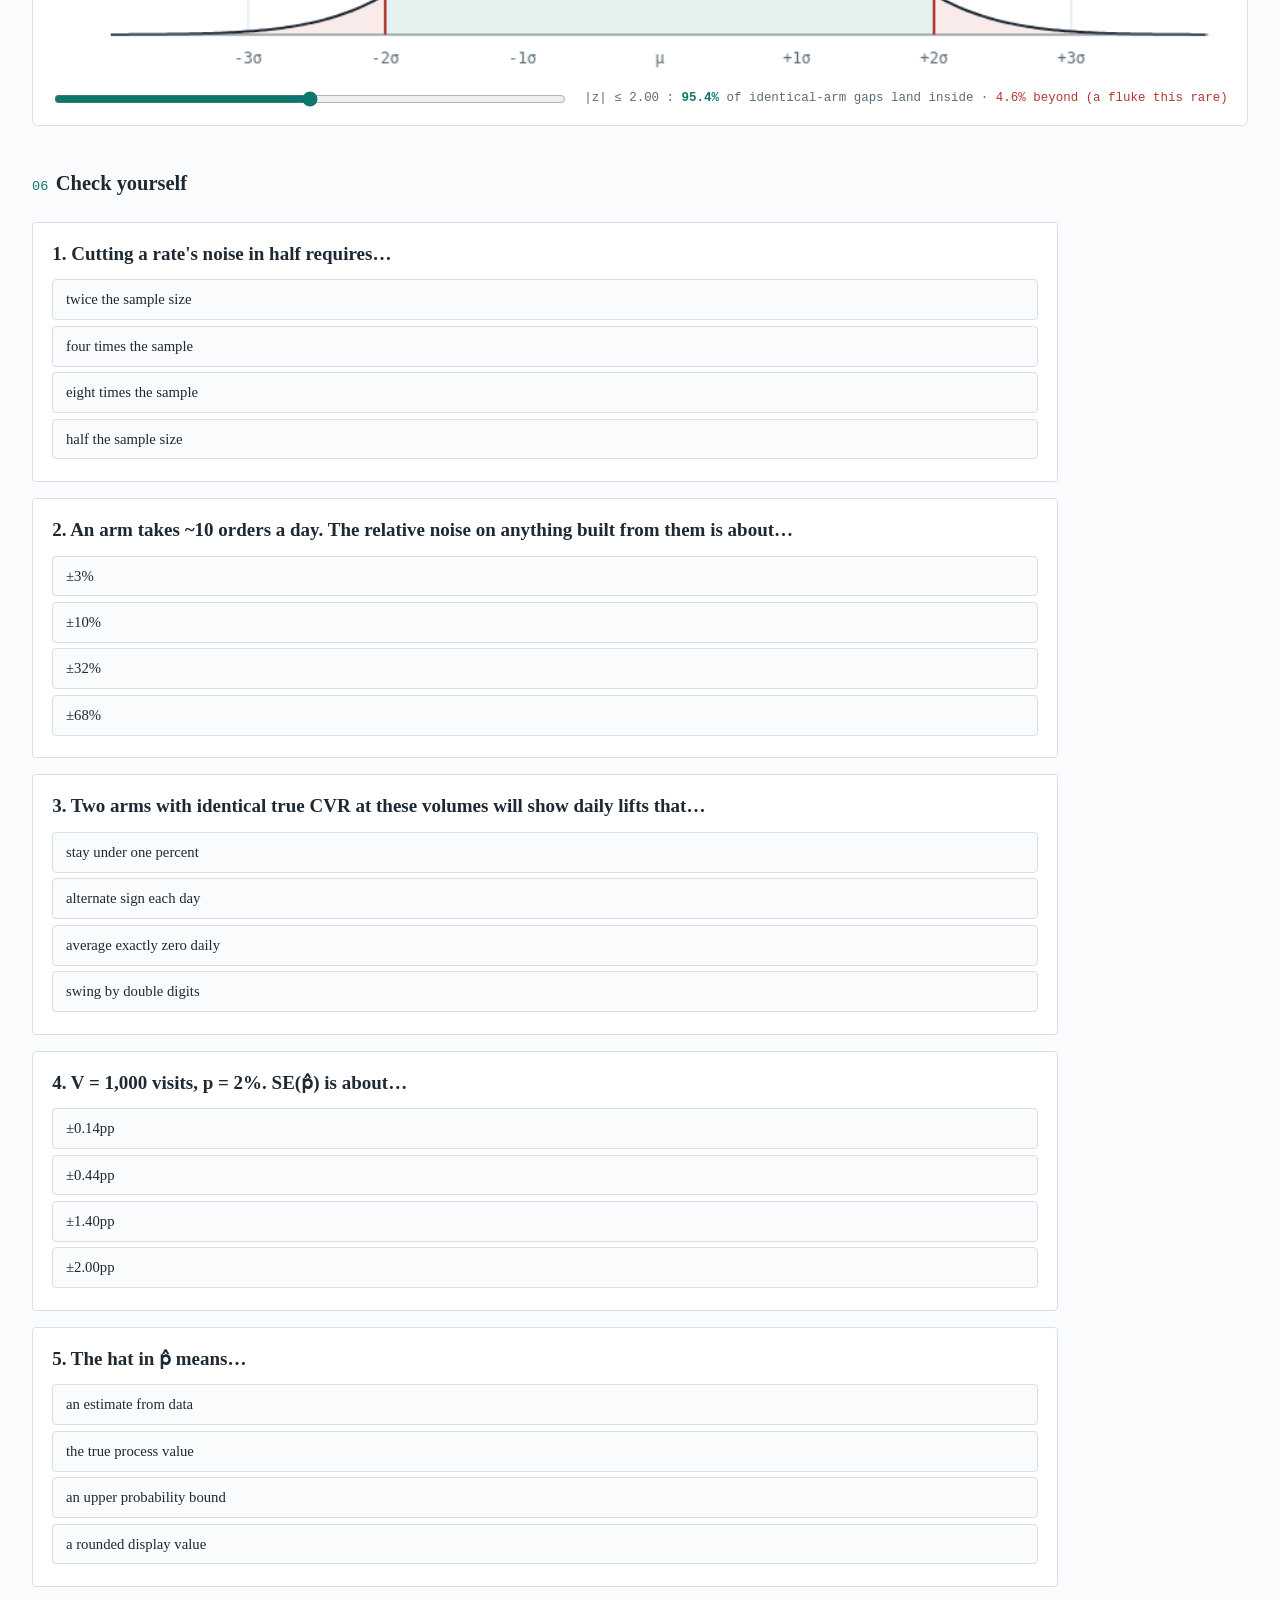
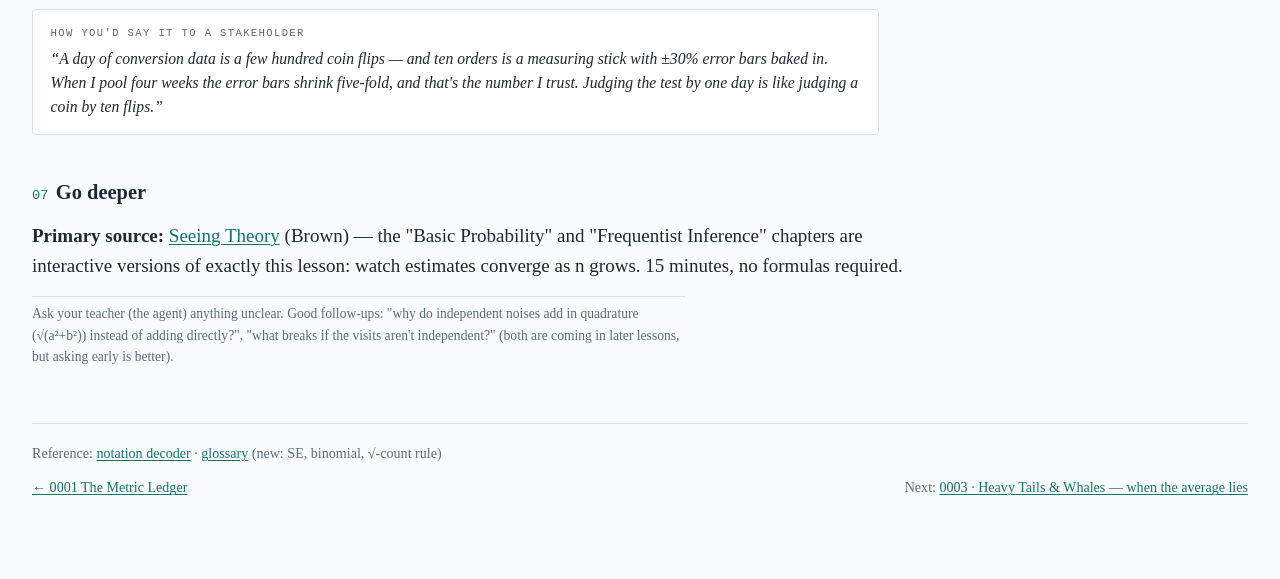
<file: data-analysis/lessons/0002-counting-noise.html>
<!DOCTYPE html>
<html lang="en">
<head>
<meta charset="utf-8">
<meta name="viewport" content="width=device-width, initial-scale=1">
<title>Lesson 0002 · Counting Noise</title>
<link rel="stylesheet" href="../assets/course.css">
<style>
  /* simulator grid */
  .simgrid { display: grid; grid-template-columns: repeat(7, 1fr); gap: 6px; margin: 1rem 0; }
  .simday {
    font-family: var(--mono); font-size: 0.72rem; text-align: center;
    border: 1px solid var(--rule); border-radius: 3px; padding: 0.45rem 0.2rem;
    background: #fff;
  }
  .simday .d { color: var(--muted); font-size: 0.6rem; display: block; }
  .simday.pos { background: var(--accent-soft); border-color: var(--accent); }
  .simday.neg { background: var(--trap-soft); border-color: var(--trap); }
  .simbar { display: flex; align-items: center; gap: 1rem; flex-wrap: wrap; }
  .simbar button {
    font: inherit; font-family: var(--mono); font-size: 0.8rem;
    background: var(--accent); color: #fff; border: none; border-radius: 4px;
    padding: 0.5rem 1rem; cursor: pointer;
  }
  .simstats { font-family: var(--mono); font-size: 0.78rem; color: var(--muted); }
</style>
</head>
<body>
<div class="page">
  <div class="eyebrow">
    <span>Lesson 0002 · Data Analysis from First Principles</span>
    <span><a href="0001-the-metric-ledger.html">← 0001</a> · <a href="../reference/notation-decoder.html">notation decoder</a> · <a href="../reference/glossary.html">glossary</a></span>
  </div>

  <h1>Counting Noise</h1>
  <p class="dek">A rate computed from a sample is a measurement with an error bar — and you can compute the error bar in your head, from n alone.</p>

  <div class="win"><span class="label">The win</span>
  By the end (~10 min): given any daily rate, you can compute how much it <em>should</em> wobble from
  pure chance — and judge whether a swing is signal or breathing before anyone opens a debate about it.</div>

  <h2><span class="no">01</span>A day's orders are a random draw</h2>
  <p>Fix the truth completely: say Talbots desktop has a true conversion probability p = 3% that never
  changes. Each visit is still an independent coin flip, so the day's order count is a draw:</p>

  <pre class="formula">O ~ Binomial(V, p)
<span class="dim">daily Orders are distributed as: V independent visits, each buying with probability p</span></pre>

  <pre class="ts"><code>// decoder: ~ declares the generator O was drawn from
const O = binomialDraw(V, p);   // 350 flips of a 3% coin → some count near 10.5</code></pre>

  <p>The rate you <em>observe</em> is therefore an estimate, and it gets the
  <a href="../reference/notation-decoder.html#hat">hat</a>:</p>

  <pre class="formula">p̂ = O/V
<span class="dim">the observed rate ("p-hat") = Orders ÷ Visits — an estimate of the true p, not p itself</span></pre>

  <p>Same truth, different day, different p̂. The whole question of this lesson: <strong>by how much?</strong></p>

  <h2><span class="no">02</span>The formula, in four lines</h2>
  <p><strong>Line 1.</strong> One visit is a 0-or-1 variable. Its variance
  (<a href="../reference/notation-decoder.html#var">Var</a>) comes straight from the definition:</p>
  <pre class="formula">Var(X) = E[X²] − E[X]² = p − p² = <span class="hl">p(1−p)</span>
<span class="dim">variance of one visit = chance it buys × chance it doesn't</span></pre>

  <p><strong>Line 2.</strong> The observed rate is just the mean of V such flips: p̂ = (1/V)·ΣXᵢ.</p>

  <p><strong>Line 3.</strong> Averaging n independent things divides variance by n — errors partially
  cancel. This is <em>the</em> mechanism behind everything in this lesson:</p>
  <pre class="formula">Var(x̄) = Var(X)/n
<span class="dim">variance of an average = variance of one draw ÷ how many draws you averaged</span></pre>

  <p><strong>Line 4.</strong> Take the square root to get back to readable units. That's the
  <a href="../reference/notation-decoder.html#se">standard error</a>:</p>
  <pre class="formula"><span class="hl">SE(p̂) = √( p(1−p) / n )</span>
<span class="dim">Standard Error of the observed rate = √(one visit's variance ÷ number of visits)</span></pre>

  <pre class="ts"><code>// decoder: the whole derivation is three expressions
const varOneVisit = p * (1 - p);        // line 1
const varOfRate   = varOneVisit / n;    // line 3
const se          = Math.sqrt(varOfRate); // line 4</code></pre>

  <p>Notice the n lives under a square root: noise shrinks as
  <a href="../reference/notation-decoder.html#prop">1/√n</a>. <strong>To halve the noise you need
  four times the data.</strong> That asymmetry is why pooling weeks works and staring at days doesn't.</p>

  <h2><span class="no">03</span>The mental shortcut: 1/√count</h2>
  <p>For rare events there's an even faster version — a count wobbles by about its own square root:</p>
  <pre class="formula">O ± √O        relative noise ≈ <span class="hl">1/√O</span>
<span class="dim">ten orders is really 10 ± 3 — anything built from them is a ±32% instrument</span></pre>

  <p>This one line is the whole "why 10 orders can't tell you anything" argument, and it works on
  anything: 250 pooled orders → 1/√250 ≈ ±6%. 10,000 beacon sessions → ±1%. Memorize it.</p>

  <h2><span class="no">04</span>Run the truth twice</h2>
  <p>The simulator below creates two arms with the <strong>same true p = 3%</strong>, 350 visits each,
  28 days — then computes the daily CVR "lift" between them. Every pattern you see is pure counting
  noise, because there is nothing else in the machine:</p>

  <div class="simbar">
    <button id="rerun" type="button">simulate 28 days</button>
    <span class="simstats" id="simstats"></span>
  </div>
  <div class="simgrid" id="simgrid"></div>
  <p class="note">Streaks of red appear in most runs — four losing days in a row from two identical arms.
  Compare: the real Aug 23–26 "losing streak" that launched a rollback debate. Re-run it a few times and
  watch different "stories" appear.</p>

  <h2><span class="no">05</span>The real day, checked</h2>
  <p>Aug 24 desktop, from lesson 0001: control p̂ = 10/354 = 2.82%, test p̂ = 16/331 = 4.83% —
  a +71% CVR lift. Signal or breathing? Compute each arm's SE, then the gap in noise units
  (<a href="../reference/notation-decoder.html#z">z</a>) before revealing.</p>

  <details><summary>reveal the check</summary>
    <pre class="formula">SE_C = √(.0282 × .9718 / 354) ≈ 0.88pp        SE_T = √(.0483 × .9517 / 331) ≈ 1.18pp

gap  = 4.83 − 2.82 = 2.01pp
SE of the gap = √(SE_C² + SE_T²) ≈ 1.47pp     <span class="dim">(independent noises add in quadrature)</span>

<span class="hl">z = 2.01 / 1.47 ≈ 1.4</span>
<span class="dim">the gap is 1.4 noise-units wide — under the |z| &lt; 2 rule of thumb, breathing</span></pre>
    <p>So even the +71%-conversion day — the one that <em>flattered</em> the test arm — is statistically
    unremarkable on its own. The honesty cuts both ways: single days prove neither the scary story nor
    the nice one. Only pooling (28 days → SE shrinks by √28 ≈ 5×) turns +11.4% cumulative CVR into
    something real.</p>
  </details>

  <h3>Where the |z| rule lives: the bell, with a slider</h3>
  <p>Gaps between identical arms pile up in a bell shape around zero (measured in noise units, z).
  Drag the threshold and watch the trade: the green middle is "gaps luck produces routinely," the red
  tails are "gaps this rare deserve attention." The famous stops: |z| ≤ 1 holds 68.3%,
  ≤ 2 holds 95.4%, ≤ 3 holds 99.7% — the |z| ≥ 2 rule is just "outside the 95% bulk."</p>
  <div id="bell"></div>

  <h2><span class="no">06</span>Check yourself</h2>
  <div class="quiz" id="quiz"></div>

  <div class="say"><span class="label">How you'd say it to a stakeholder</span>
  <q>A day of conversion data is a few hundred coin flips — and ten orders is a measuring stick with
  ±30% error bars baked in. When I pool four weeks the error bars shrink five-fold, and that's the
  number I trust. Judging the test by one day is like judging a coin by ten flips.</q></div>

  <h2><span class="no">07</span>Go deeper</h2>
  <p><strong>Primary source:</strong> <a href="https://seeing-theory.brown.edu/">Seeing Theory</a> (Brown) —
  the "Basic Probability" and "Frequentist Inference" chapters are interactive versions of exactly this
  lesson: watch estimates converge as n grows. 15 minutes, no formulas required.</p>

  <p class="note">Ask your teacher (the agent) anything unclear. Good follow-ups: "why do independent
  noises add in quadrature (√(a²+b²)) instead of adding directly?", "what breaks if the visits aren't
  independent?" (both are coming in later lessons, but asking early is better).</p>

  <div class="foot">
    <span>Reference: <a href="../reference/notation-decoder.html">notation decoder</a> ·
    <a href="../reference/glossary.html">glossary</a> (new: SE, binomial, √-count rule)</span>
    <div class="nav">
      <span><a href="0001-the-metric-ledger.html">← 0001 The Metric Ledger</a></span>
      <span>Next: <a href="0003-heavy-tails-and-whales.html">0003 · Heavy Tails &amp; Whales — when the average lies</a></span>
    </div>
  </div>
</div>

<script src="../assets/manifest.js"></script>
<script src="../assets/nav.js"></script>
<script src="../assets/quiz.js"></script>
<script src="../assets/sim.js"></script>
<script src="../assets/bellcurve.js"></script>
<script>
renderBell(document.getElementById("bell"), { mode: "tails", init: 2 });
</script>
<script>
// ---- simulator ----
const V = 350, P = 0.03, DAYS = 28;
const grid = document.getElementById("simgrid");
const stats = document.getElementById("simstats");

function run() {
  grid.innerHTML = "";
  const lifts = [];
  for (let d = 1; d <= DAYS; d++) {
    const c = binomialDraw(V, P), t = binomialDraw(V, P);
    const lift = c === 0 ? 0 : t / c - 1;
    lifts.push(lift);
    const cell = document.createElement("div");
    cell.className = "simday " + (lift > 0 ? "pos" : lift < 0 ? "neg" : "");
    cell.innerHTML = `<span class="d">day ${d}</span>${fmtPct(lift)}`;
    grid.appendChild(cell);
  }
  stats.textContent =
    `sd of daily lift: ±${(sd(lifts) * 100).toFixed(0)}%  ·  ` +
    `range ${fmtPct(Math.min(...lifts))}…${fmtPct(Math.max(...lifts))}  ·  ` +
    `longest same-sign streak: ${longestStreak(lifts)} days  ·  identical arms!`;
}
document.getElementById("rerun").addEventListener("click", run);
run();

// ---- quiz ----
renderQuiz(document.getElementById("quiz"), [
  {
    q: "Cutting a rate's noise in half requires…",
    choices: [
      "twice the sample size",
      "four times the sample",
      "eight times the sample",
      "half the sample size",
    ],
    answer: 1,
    explain: "SE ∝ 1/√n: noise halves when √n doubles, i.e. when n quadruples. Data gets expensive fast — which is why pooling periods beats waiting for bigger days.",
  },
  {
    q: "An arm takes ~10 orders a day. The relative noise on anything built from them is about…",
    choices: [
      "±3%",
      "±10%",
      "±32%",
      "±68%",
    ],
    answer: 2,
    explain: "The √-count rule: relative noise ≈ 1/√O = 1/√10 ≈ 32%. Daily AOV and daily RPV inherit this floor before any whale even shows up.",
  },
  {
    q: "Two arms with identical true CVR at these volumes will show daily lifts that…",
    choices: [
      "stay under one percent",
      "alternate sign each day",
      "average exactly zero daily",
      "swing by double digits",
    ],
    answer: 3,
    explain: "Each arm's daily p̂ carries ~±30% relative noise; the lift between them carries both arms' noise (~±40%+). You watched the simulator do it with nothing but coin flips.",
  },
  {
    q: "V = 1,000 visits, p = 2%. SE(p̂) is about…",
    choices: [
      "±0.14pp",
      "±0.44pp",
      "±1.40pp",
      "±2.00pp",
    ],
    answer: 1,
    explain: "√(0.02 × 0.98 / 1000) = √0.0000196 ≈ 0.0044 → ±0.44 percentage points. So a 2.0% day and a 2.8% day are the same number.",
  },
  {
    q: "The hat in p̂ means…",
    choices: [
      "an estimate from data",
      "the true process value",
      "an upper probability bound",
      "a rounded display value",
    ],
    answer: 0,
    explain: "Hat = computed from the sample. p̂ estimates p the way x̄ estimates μ — Latin/hatted symbols are yours, plain Greek belongs to the process.",
  },
]);
</script>
</body>
</html>
</file>
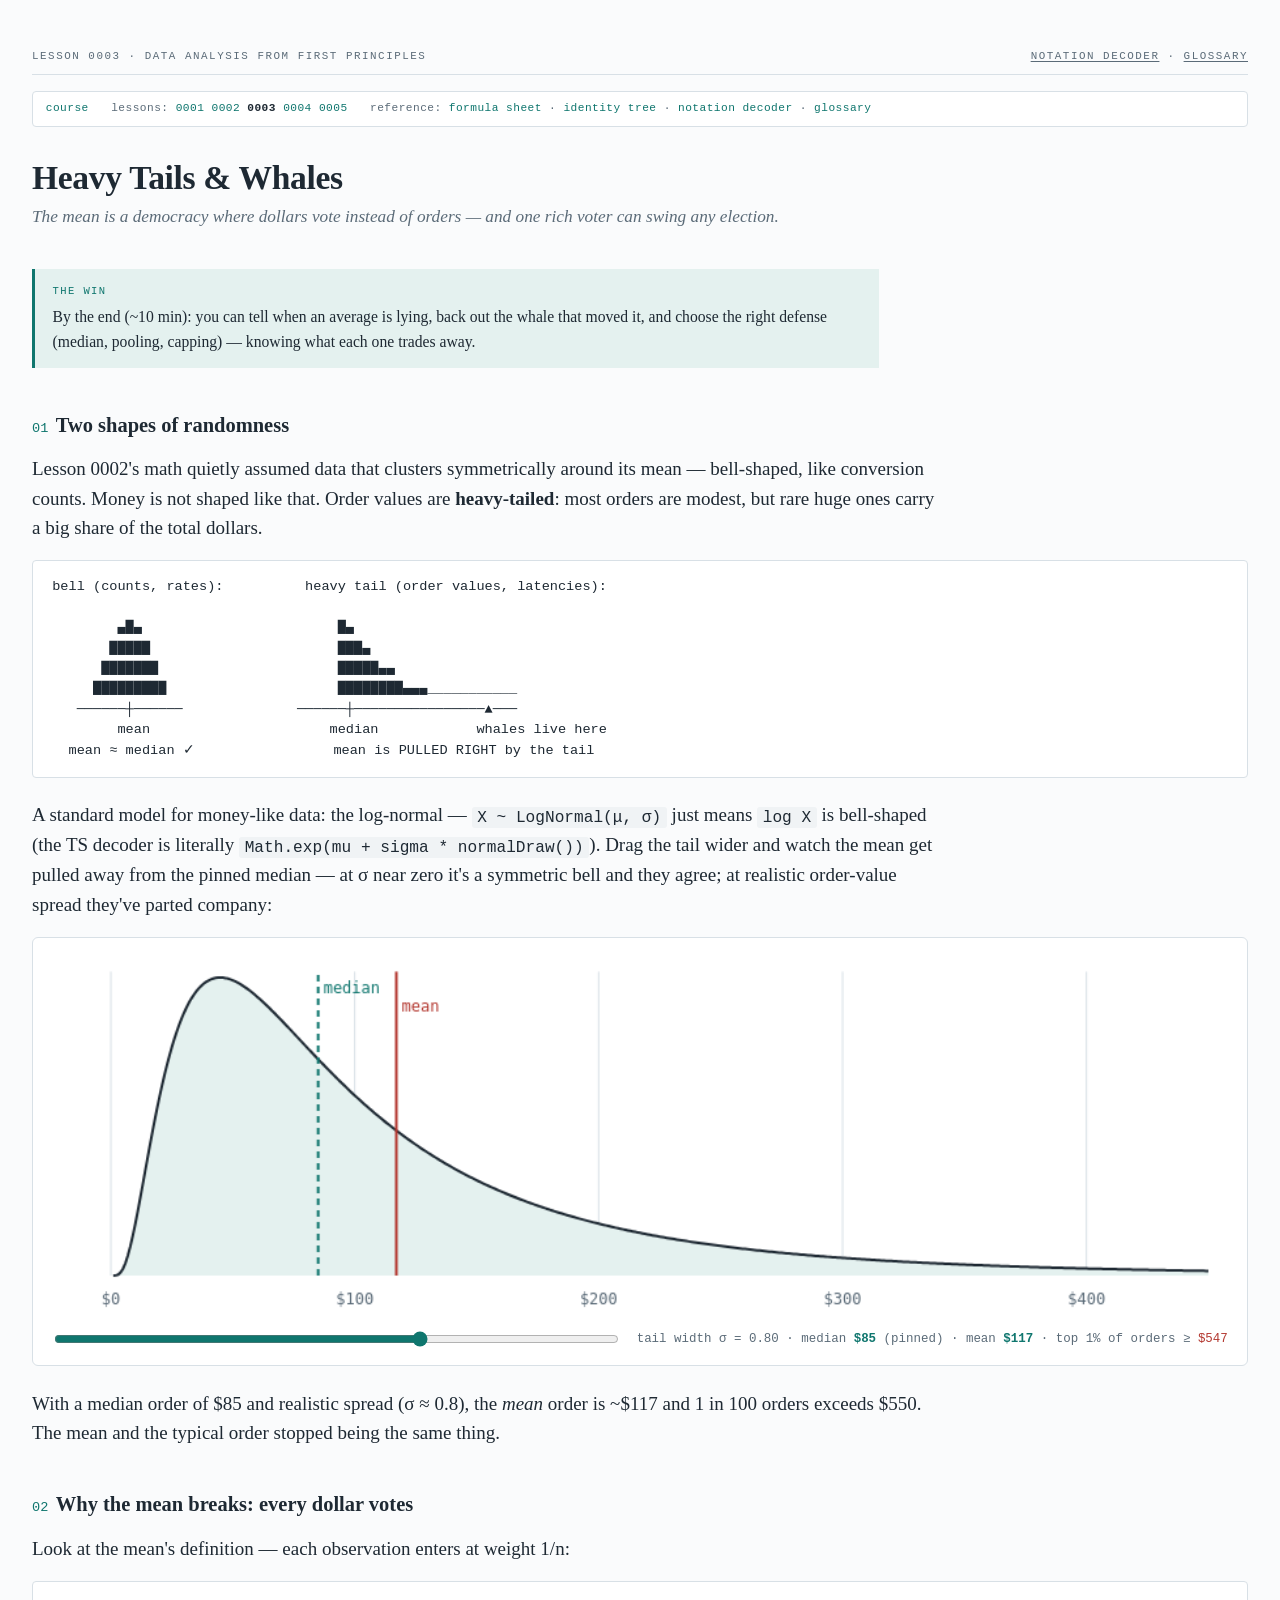
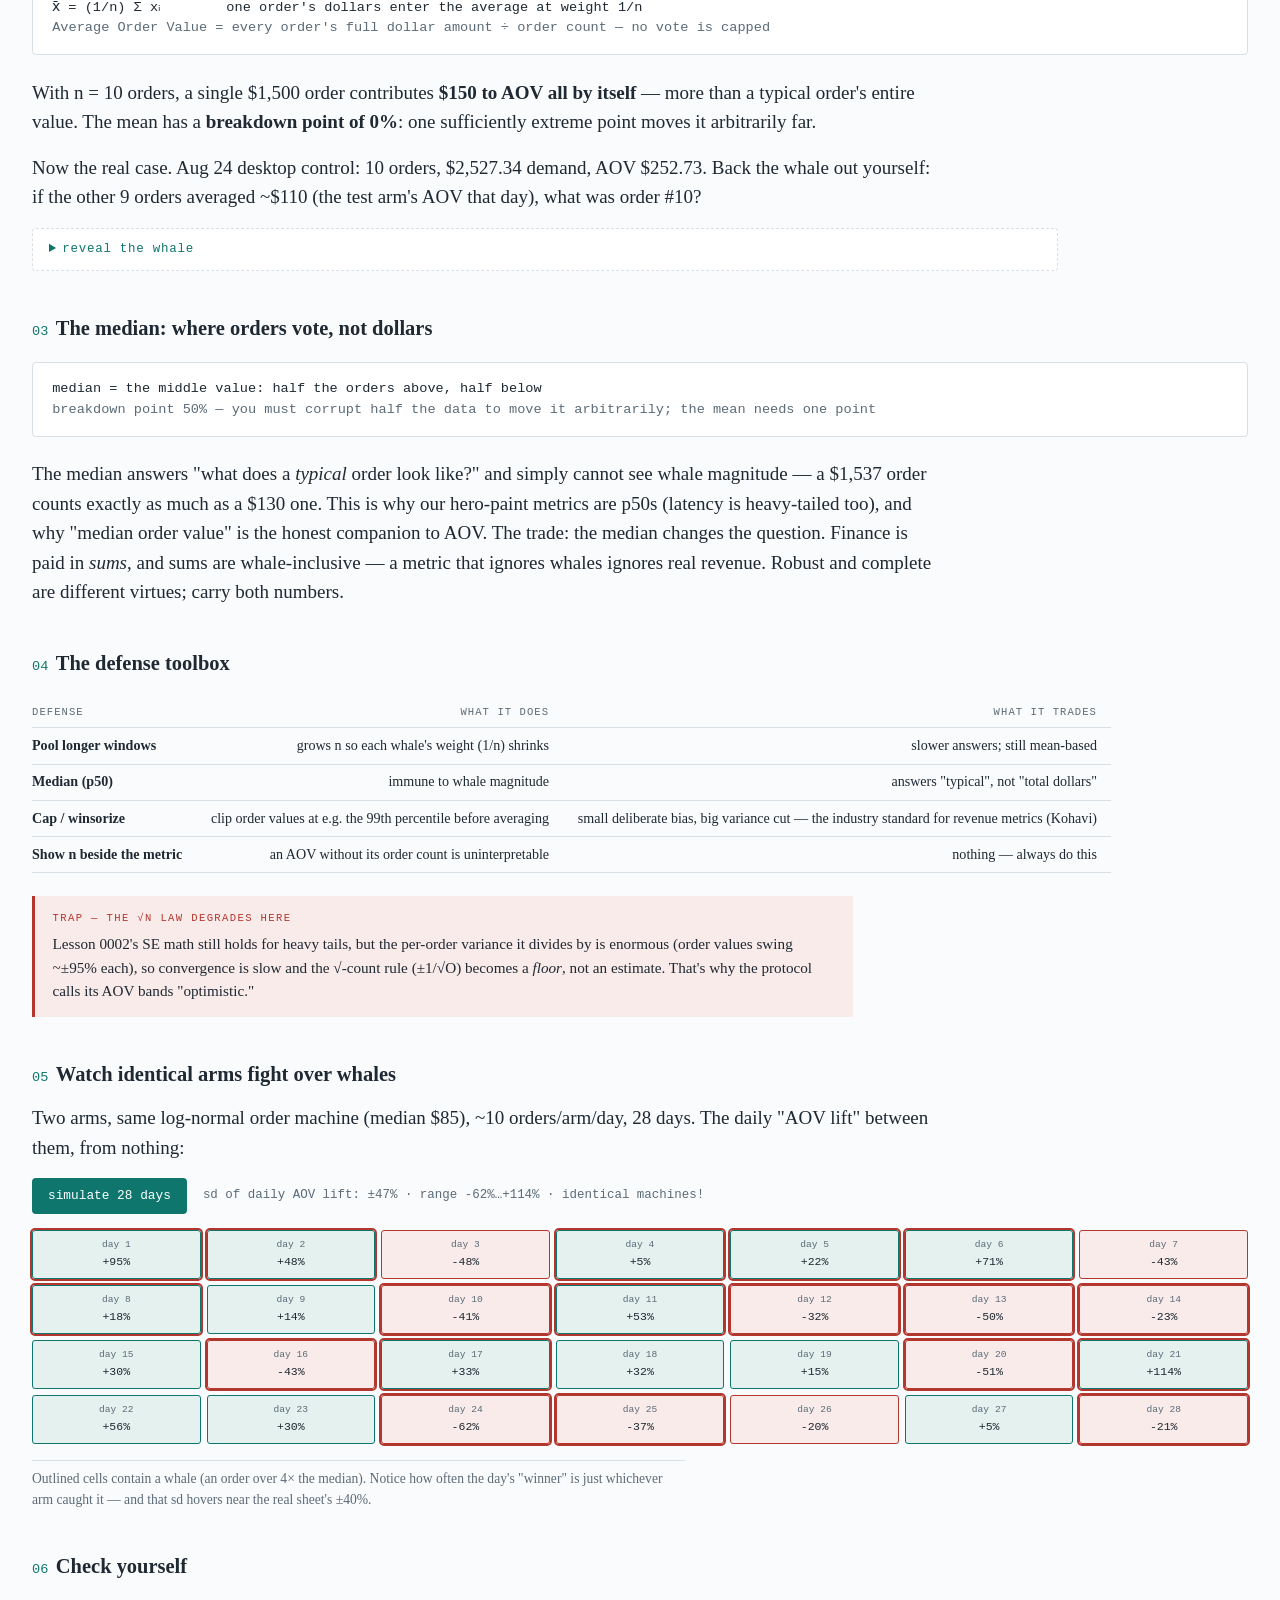
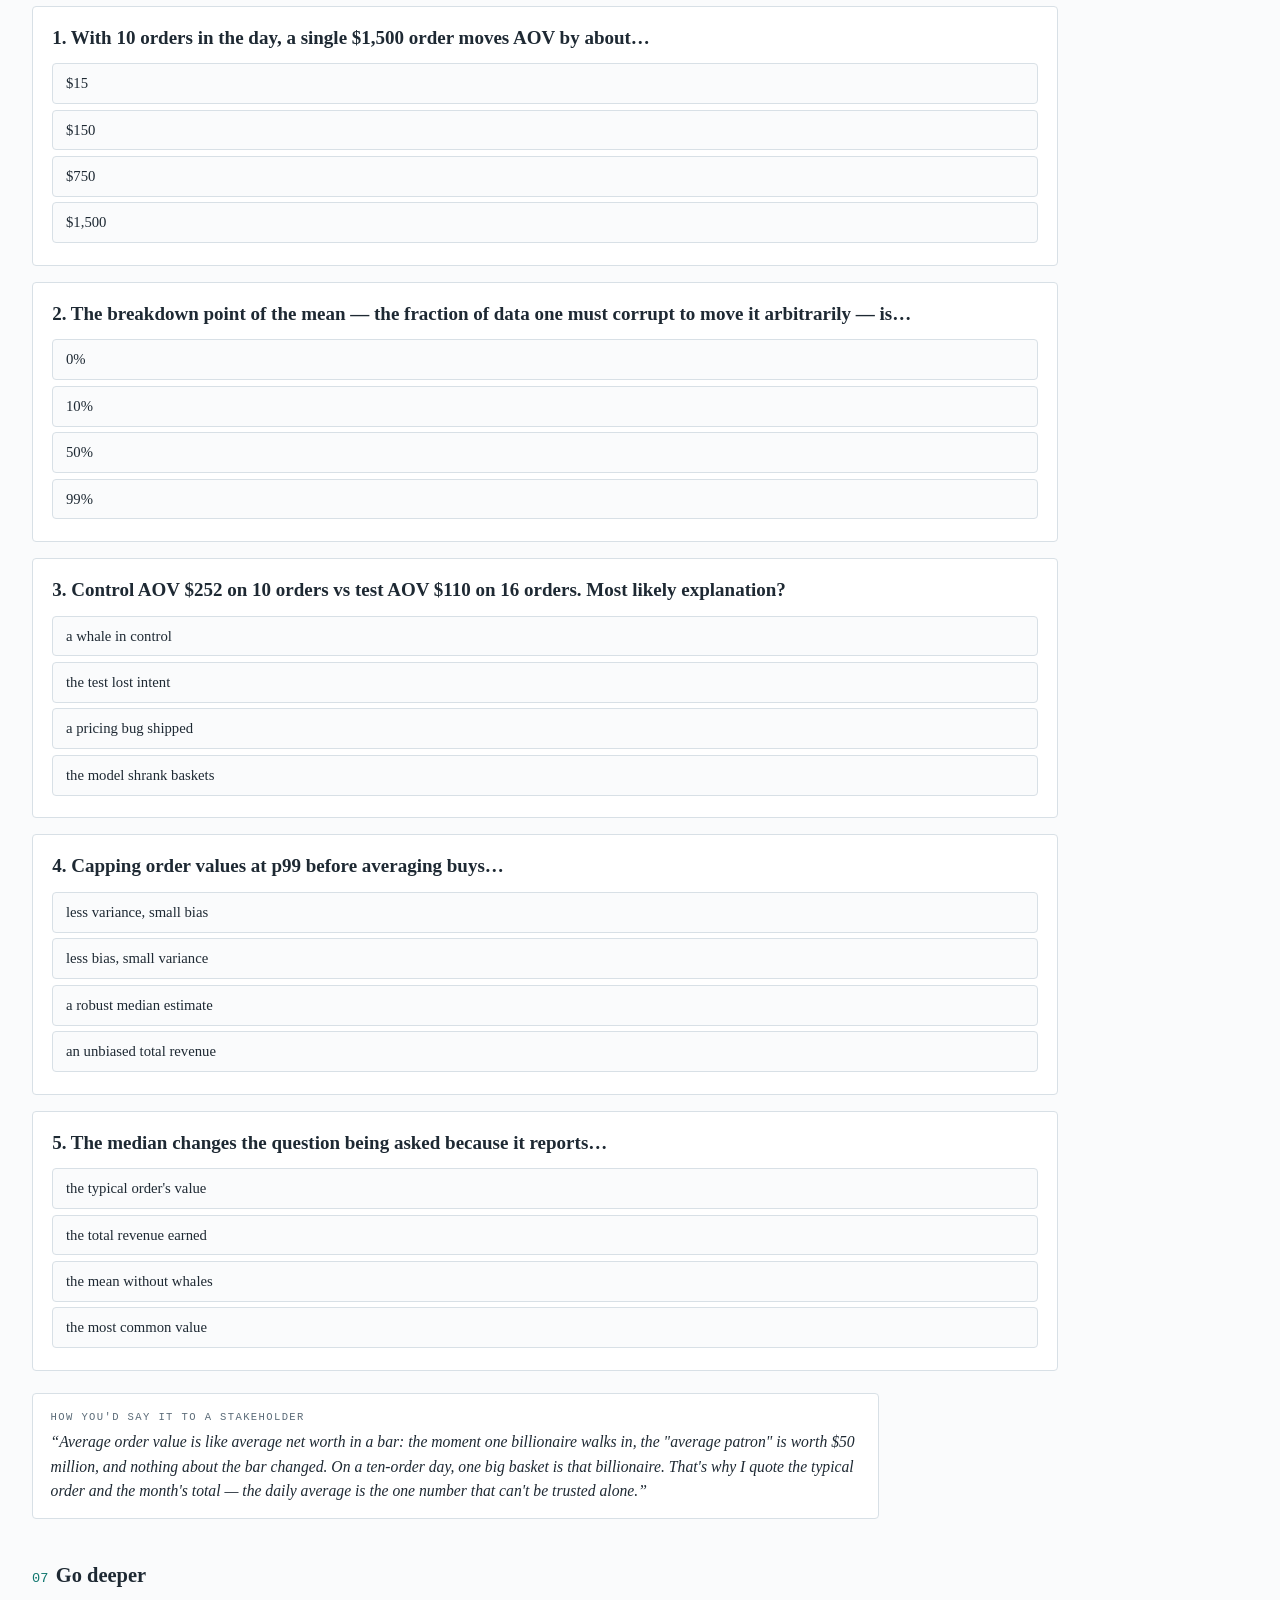
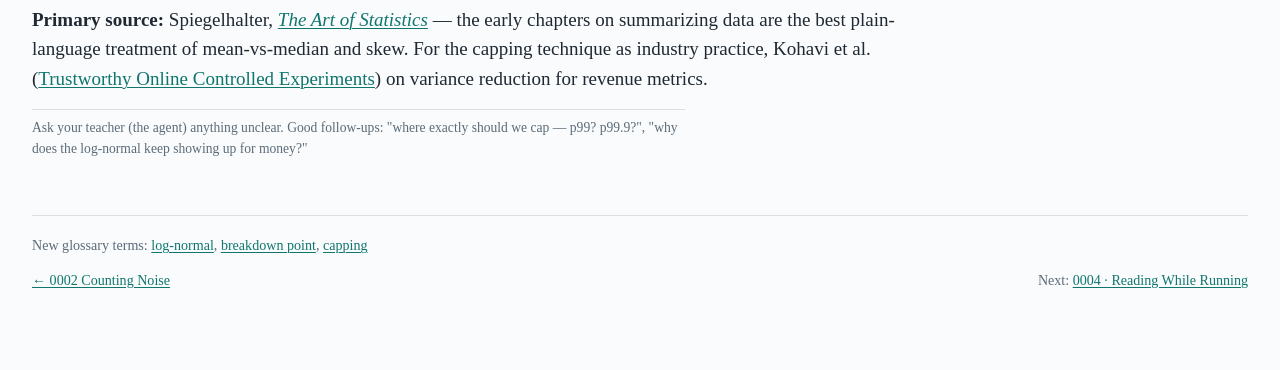
<file: data-analysis/lessons/0003-heavy-tails-and-whales.html>
<!DOCTYPE html>
<html lang="en">
<head>
<meta charset="utf-8">
<meta name="viewport" content="width=device-width, initial-scale=1">
<title>Lesson 0003 · Heavy Tails &amp; Whales</title>
<link rel="stylesheet" href="../assets/course.css">
<style>
  .simbar { display: flex; align-items: center; gap: 1rem; flex-wrap: wrap; }
  .simbar button {
    font: inherit; font-family: var(--mono); font-size: 0.8rem;
    background: var(--accent); color: #fff; border: none; border-radius: 4px;
    padding: 0.5rem 1rem; cursor: pointer;
  }
  .simstats { font-family: var(--mono); font-size: 0.78rem; color: var(--muted); }
  .simgrid { display: grid; grid-template-columns: repeat(7, 1fr); gap: 6px; margin: 1rem 0; }
  .simday {
    font-family: var(--mono); font-size: 0.72rem; text-align: center;
    border: 1px solid var(--rule); border-radius: 3px; padding: 0.45rem 0.2rem; background: #fff;
  }
  .simday .d { color: var(--muted); font-size: 0.6rem; display: block; }
  .simday.pos { background: var(--accent-soft); border-color: var(--accent); }
  .simday.neg { background: var(--trap-soft); border-color: var(--trap); }
  .simday.whale { outline: 2px solid var(--trap); }
</style>
</head>
<body>
<div class="page">
  <div class="eyebrow">
    <span>Lesson 0003 · Data Analysis from First Principles</span>
    <span><a href="../reference/notation-decoder.html">notation decoder</a> · <a href="../reference/glossary.html">glossary</a></span>
  </div>

  <h1>Heavy Tails &amp; Whales</h1>
  <p class="dek">The mean is a democracy where dollars vote instead of orders — and one rich voter can swing any election.</p>

  <div class="win"><span class="label">The win</span>
  By the end (~10 min): you can tell when an average is lying, back out the whale that moved it,
  and choose the right defense (median, pooling, capping) — knowing what each one trades away.</div>

  <h2><span class="no">01</span>Two shapes of randomness</h2>
  <p>Lesson 0002's math quietly assumed data that clusters symmetrically around its mean — bell-shaped,
  like conversion counts. Money is not shaped like that. Order values are <strong>heavy-tailed</strong>:
  most orders are modest, but rare huge ones carry a big share of the total dollars.</p>

  <pre class="tree">
bell (counts, rates):          heavy tail (order values, latencies):

        ▄█▄                        █▄
       █████                       ███▄
      ███████                      █████▄▄
     █████████                     ████████▄▄▄___________
   ──────┼──────              ──────┼────────────────▲───
        mean                      median            whales live here
  mean ≈ median ✓                 mean is PULLED RIGHT by the tail</pre>

  <p>A standard model for money-like data: the log-normal —
  <code>X ~ LogNormal(μ, σ)</code> just means <code>log X</code> is bell-shaped
  (the TS decoder is literally <code>Math.exp(mu + sigma * normalDraw())</code>).
  Drag the tail wider and watch the mean get pulled away from the pinned median — at σ near zero
  it's a symmetric bell and they agree; at realistic order-value spread they've parted company:</p>
  <div id="tailshape"></div>
  <p>With a median order of $85 and realistic spread (σ ≈ 0.8), the <em>mean</em> order is ~$117 and
  1 in 100 orders exceeds $550. The mean and the typical order stopped being the same thing.</p>

  <h2><span class="no">02</span>Why the mean breaks: every dollar votes</h2>
  <p>Look at the mean's definition — each observation enters at weight 1/n:</p>

  <pre class="formula">x̄ = (1/n) Σ xᵢ        one order's dollars enter the average at weight 1/n
<span class="dim">Average Order Value = every order's full dollar amount ÷ order count — no vote is capped</span></pre>

  <p>With n = 10 orders, a single $1,500 order contributes <strong>$150 to AOV all by itself</strong> —
  more than a typical order's entire value. The mean has a <strong>breakdown point of 0%</strong>:
  one sufficiently extreme point moves it arbitrarily far.</p>

  <p>Now the real case. Aug 24 desktop control: 10 orders, $2,527.34 demand, AOV $252.73.
  Back the whale out yourself: if the other 9 orders averaged ~$110 (the test arm's AOV that day),
  what was order #10?</p>

  <details><summary>reveal the whale</summary>
    <pre class="formula">whale = 2,527.34 − 9 × 110 ≈ <span class="hl">$1,537</span>
<span class="dim">one order carried 61% of the arm's entire daily revenue</span></pre>
    <p>That single basket produced the day's "−25% RPV" headline. No behavior changed anywhere —
    one shopper had a big cart on the control side. This arithmetic (total − n×typical) is a
    30-second check worth running on any suspicious AOV day.</p>
  </details>

  <h2><span class="no">03</span>The median: where orders vote, not dollars</h2>
  <pre class="formula">median = the middle value: half the orders above, half below
<span class="dim">breakdown point 50% — you must corrupt half the data to move it arbitrarily; the mean needs one point</span></pre>

  <p>The median answers "what does a <em>typical</em> order look like?" and simply cannot see whale
  magnitude — a $1,537 order counts exactly as much as a $130 one. This is why our hero-paint metrics
  are p50s (latency is heavy-tailed too), and why "median order value" is the honest companion to AOV.
  The trade: the median changes the question. Finance is paid in <em>sums</em>, and sums are
  whale-inclusive — a metric that ignores whales ignores real revenue. Robust and complete are
  different virtues; carry both numbers.</p>

  <h2><span class="no">04</span>The defense toolbox</h2>
  <div class="tablewrap"><table>
    <tr><th>Defense</th><th>What it does</th><th>What it trades</th></tr>
    <tr><td><strong>Pool longer windows</strong></td><td>grows n so each whale's weight (1/n) shrinks</td><td>slower answers; still mean-based</td></tr>
    <tr><td><strong>Median (p50)</strong></td><td>immune to whale magnitude</td><td>answers "typical", not "total dollars"</td></tr>
    <tr><td><strong>Cap / winsorize</strong></td><td>clip order values at e.g. the 99th percentile before averaging</td><td>small deliberate bias, big variance cut — the industry standard for revenue metrics (Kohavi)</td></tr>
    <tr><td><strong>Show n beside the metric</strong></td><td>an AOV without its order count is uninterpretable</td><td>nothing — always do this</td></tr>
  </table></div>

  <div class="trapbox"><span class="label">Trap — the √n law degrades here</span>
  Lesson 0002's SE math still holds for heavy tails, but the per-order variance it divides by is
  enormous (order values swing ~±95% each), so convergence is slow and the √-count rule
  (±1/√O) becomes a <em>floor</em>, not an estimate. That's why the protocol calls its AOV bands
  "optimistic."</div>

  <h2><span class="no">05</span>Watch identical arms fight over whales</h2>
  <p>Two arms, same log-normal order machine (median $85), ~10 orders/arm/day, 28 days.
  The daily "AOV lift" between them, from nothing:</p>

  <div class="simbar">
    <button id="rerun" type="button">simulate 28 days</button>
    <span class="simstats" id="simstats"></span>
  </div>
  <div class="simgrid" id="simgrid"></div>
  <p class="note">Outlined cells contain a whale (an order over 4× the median). Notice how often the
  day's "winner" is just whichever arm caught it — and that sd hovers near the real sheet's ±40%.</p>

  <h2><span class="no">06</span>Check yourself</h2>
  <div class="quiz" id="quiz"></div>

  <div class="say"><span class="label">How you'd say it to a stakeholder</span>
  <q>Average order value is like average net worth in a bar: the moment one billionaire walks in,
  the "average patron" is worth $50 million, and nothing about the bar changed. On a ten-order day,
  one big basket is that billionaire. That's why I quote the typical order and the month's total —
  the daily average is the one number that can't be trusted alone.</q></div>

  <h2><span class="no">07</span>Go deeper</h2>
  <p><strong>Primary source:</strong> Spiegelhalter, <em><a href="https://www.goodreads.com/book/show/43722897-the-art-of-statistics">The Art of Statistics</a></em> —
  the early chapters on summarizing data are the best plain-language treatment of mean-vs-median and
  skew. For the capping technique as industry practice, Kohavi et&nbsp;al.
  (<a href="https://experimentguide.com/">Trustworthy Online Controlled Experiments</a>) on
  variance reduction for revenue metrics.</p>

  <p class="note">Ask your teacher (the agent) anything unclear. Good follow-ups: "where exactly should
  we cap — p99? p99.9?", "why does the log-normal keep showing up for money?"</p>

  <div class="foot">
    <span>New glossary terms: <a href="../reference/glossary.html#lognormal">log-normal</a>,
    <a href="../reference/glossary.html#breakdown">breakdown point</a>,
    <a href="../reference/glossary.html#capping">capping</a></span>
    <div class="nav">
      <span><a href="0002-counting-noise.html">← 0002 Counting Noise</a></span>
      <span>Next: <a href="0004-reading-while-running.html">0004 · Reading While Running</a></span>
    </div>
  </div>
</div>

<script src="../assets/manifest.js"></script>
<script src="../assets/nav.js"></script>
<script src="../assets/quiz.js"></script>
<script src="../assets/sim.js"></script>
<script src="../assets/bellcurve.js"></script>
<script>
renderTailShape(document.getElementById("tailshape"));
</script>
<script>
// ---- whale simulator: identical log-normal order machines ----
const MU = Math.log(85), SIGMA = 0.8, ORDERS = 10, DAYS = 28;
const WHALE = 4 * 85; // an order over 4x the median counts as a whale
const grid = document.getElementById("simgrid");
const stats = document.getElementById("simstats");

function armDay() {
  let total = 0, whale = false;
  for (let i = 0; i < ORDERS; i++) {
    const v = logNormalDraw(MU, SIGMA);
    total += v;
    if (v > WHALE) whale = true;
  }
  return { aov: total / ORDERS, whale };
}

function run() {
  grid.innerHTML = "";
  const lifts = [];
  for (let d = 1; d <= DAYS; d++) {
    const c = armDay(), t = armDay();
    const lift = t.aov / c.aov - 1;
    lifts.push(lift);
    const cell = document.createElement("div");
    cell.className = "simday " + (lift > 0 ? "pos" : "neg") + ((c.whale || t.whale) ? " whale" : "");
    cell.innerHTML = `<span class="d">day ${d}</span>${fmtPct(lift)}`;
    grid.appendChild(cell);
  }
  stats.textContent =
    `sd of daily AOV lift: ±${(sd(lifts) * 100).toFixed(0)}%  ·  ` +
    `range ${fmtPct(Math.min(...lifts))}…${fmtPct(Math.max(...lifts))}  ·  identical machines!`;
}
document.getElementById("rerun").addEventListener("click", run);
run();

// ---- quiz ----
renderQuiz(document.getElementById("quiz"), [
  {
    q: "With 10 orders in the day, a single $1,500 order moves AOV by about…",
    choices: [
      "$15",
      "$150",
      "$750",
      "$1,500",
    ],
    answer: 1,
    explain: "Every order enters the mean at weight 1/n. $1,500 × 1/10 = $150 of AOV from one basket — larger than a typical order's whole value.",
  },
  {
    q: "The breakdown point of the mean — the fraction of data one must corrupt to move it arbitrarily — is…",
    choices: [
      "0%",
      "10%",
      "50%",
      "99%",
    ],
    answer: 0,
    explain: "One sufficiently extreme point suffices. The median's breakdown point is 50% — that asymmetry is the entire robustness argument.",
  },
  {
    q: "Control AOV $252 on 10 orders vs test AOV $110 on 16 orders. Most likely explanation?",
    choices: [
      "a whale in control",
      "the test lost intent",
      "a pricing bug shipped",
      "the model shrank baskets",
    ],
    answer: 0,
    explain: "More orders but fewer dollars-per-order on the test side, with control's mean at 2.3× typical on ten orders — that's the fingerprint of one big control basket, checkable in 30 seconds with total − 9×typical.",
  },
  {
    q: "Capping order values at p99 before averaging buys…",
    choices: [
      "less variance, small bias",
      "less bias, small variance",
      "a robust median estimate",
      "an unbiased total revenue",
    ],
    answer: 0,
    explain: "You deliberately accept a small, known bias (clipping the top 1%) in exchange for a large variance reduction — the standard trade for revenue metrics in industry experimentation.",
  },
  {
    q: "The median changes the question being asked because it reports…",
    choices: [
      "the typical order's value",
      "the total revenue earned",
      "the mean without whales",
      "the most common value",
    ],
    answer: 0,
    explain: "Half above, half below — 'typical'. It is not revenue (finance is paid in whale-inclusive sums) and it is not the mode. Carry median AND total; they answer different questions.",
  },
]);
</script>
</body>
</html>
</file>
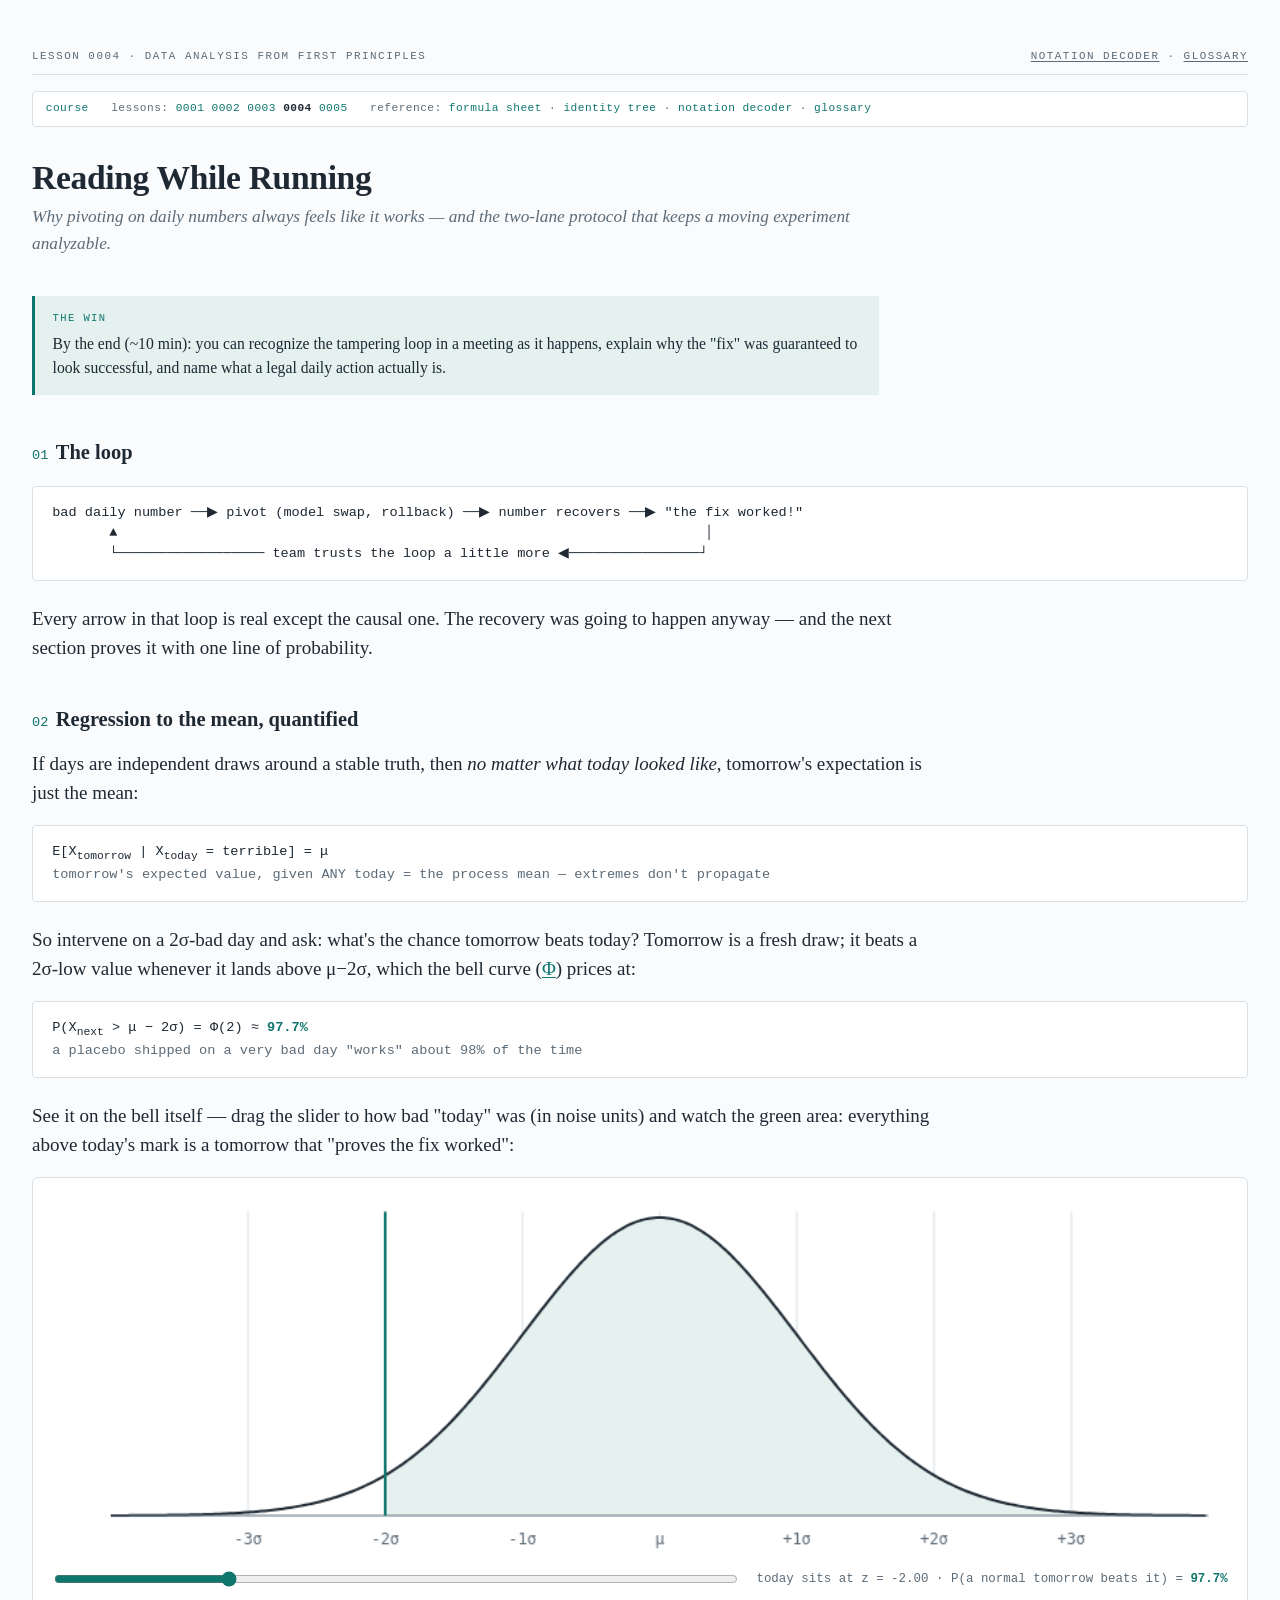
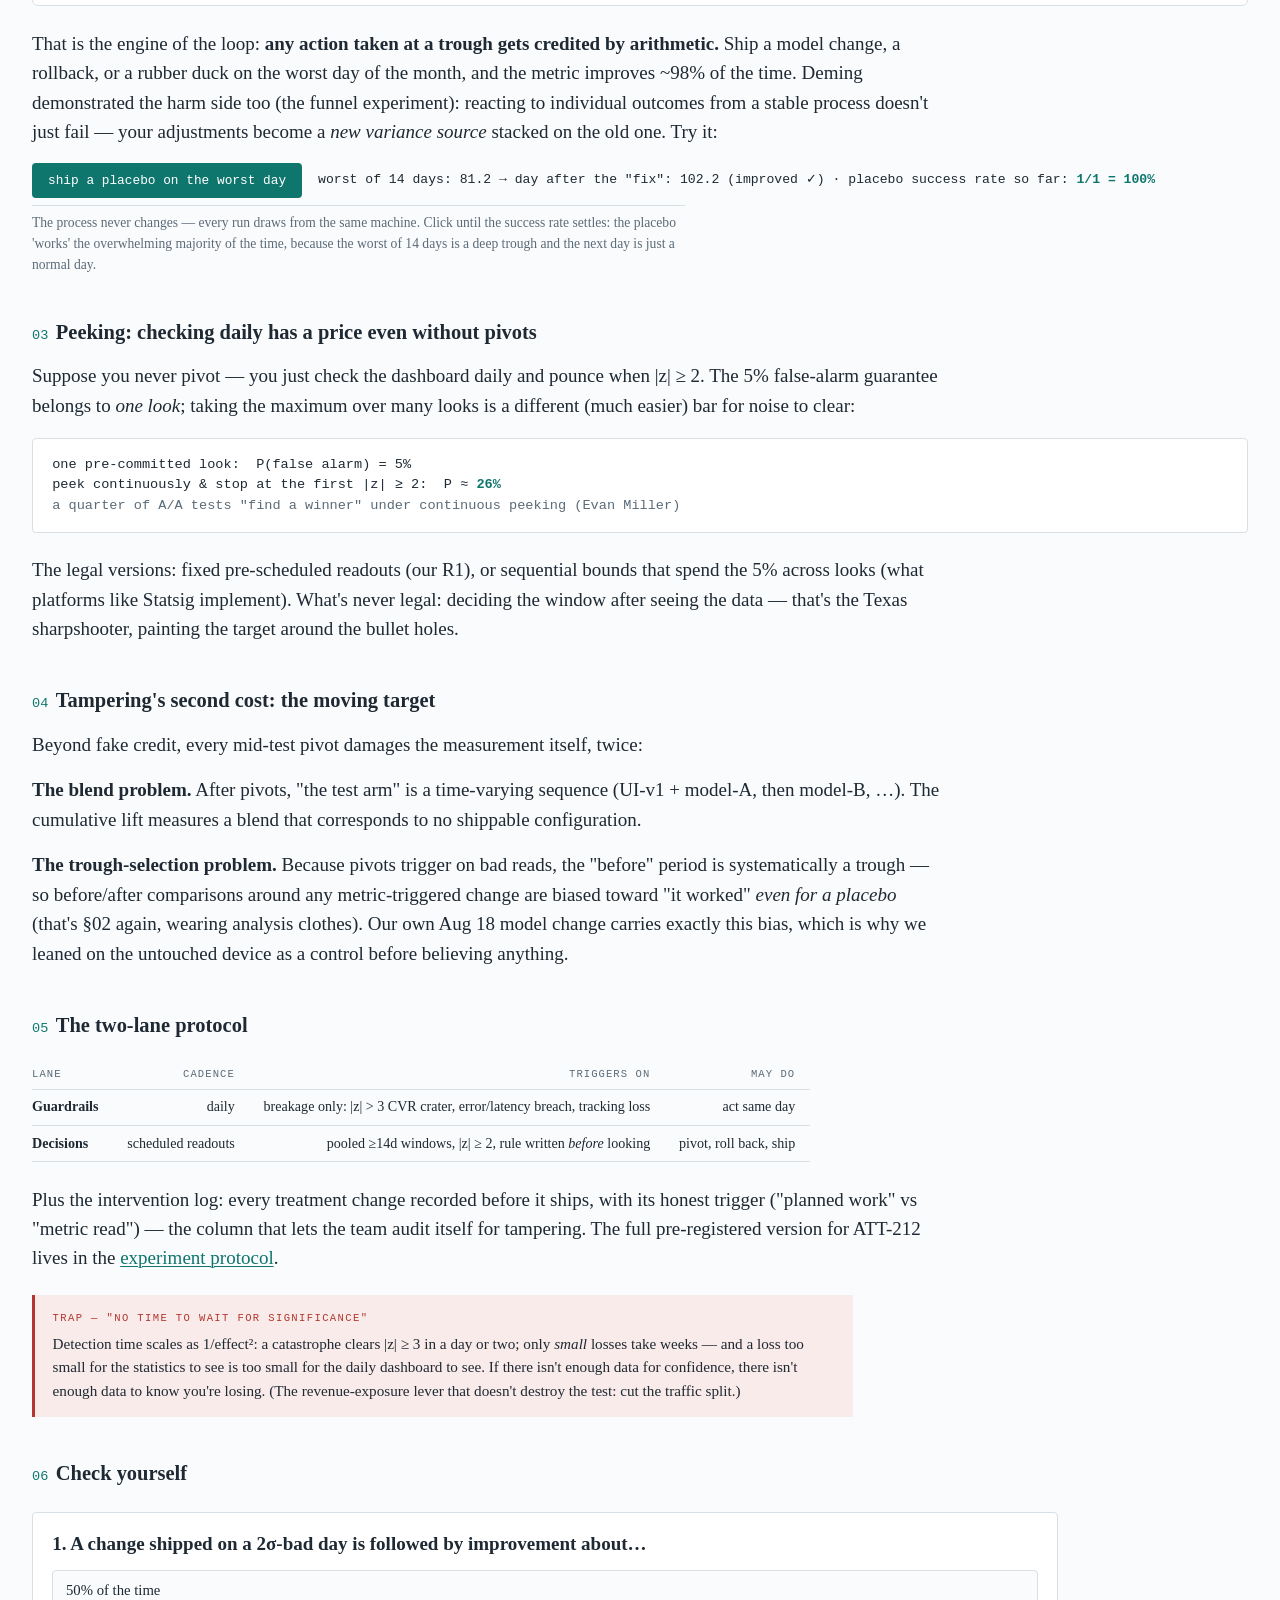
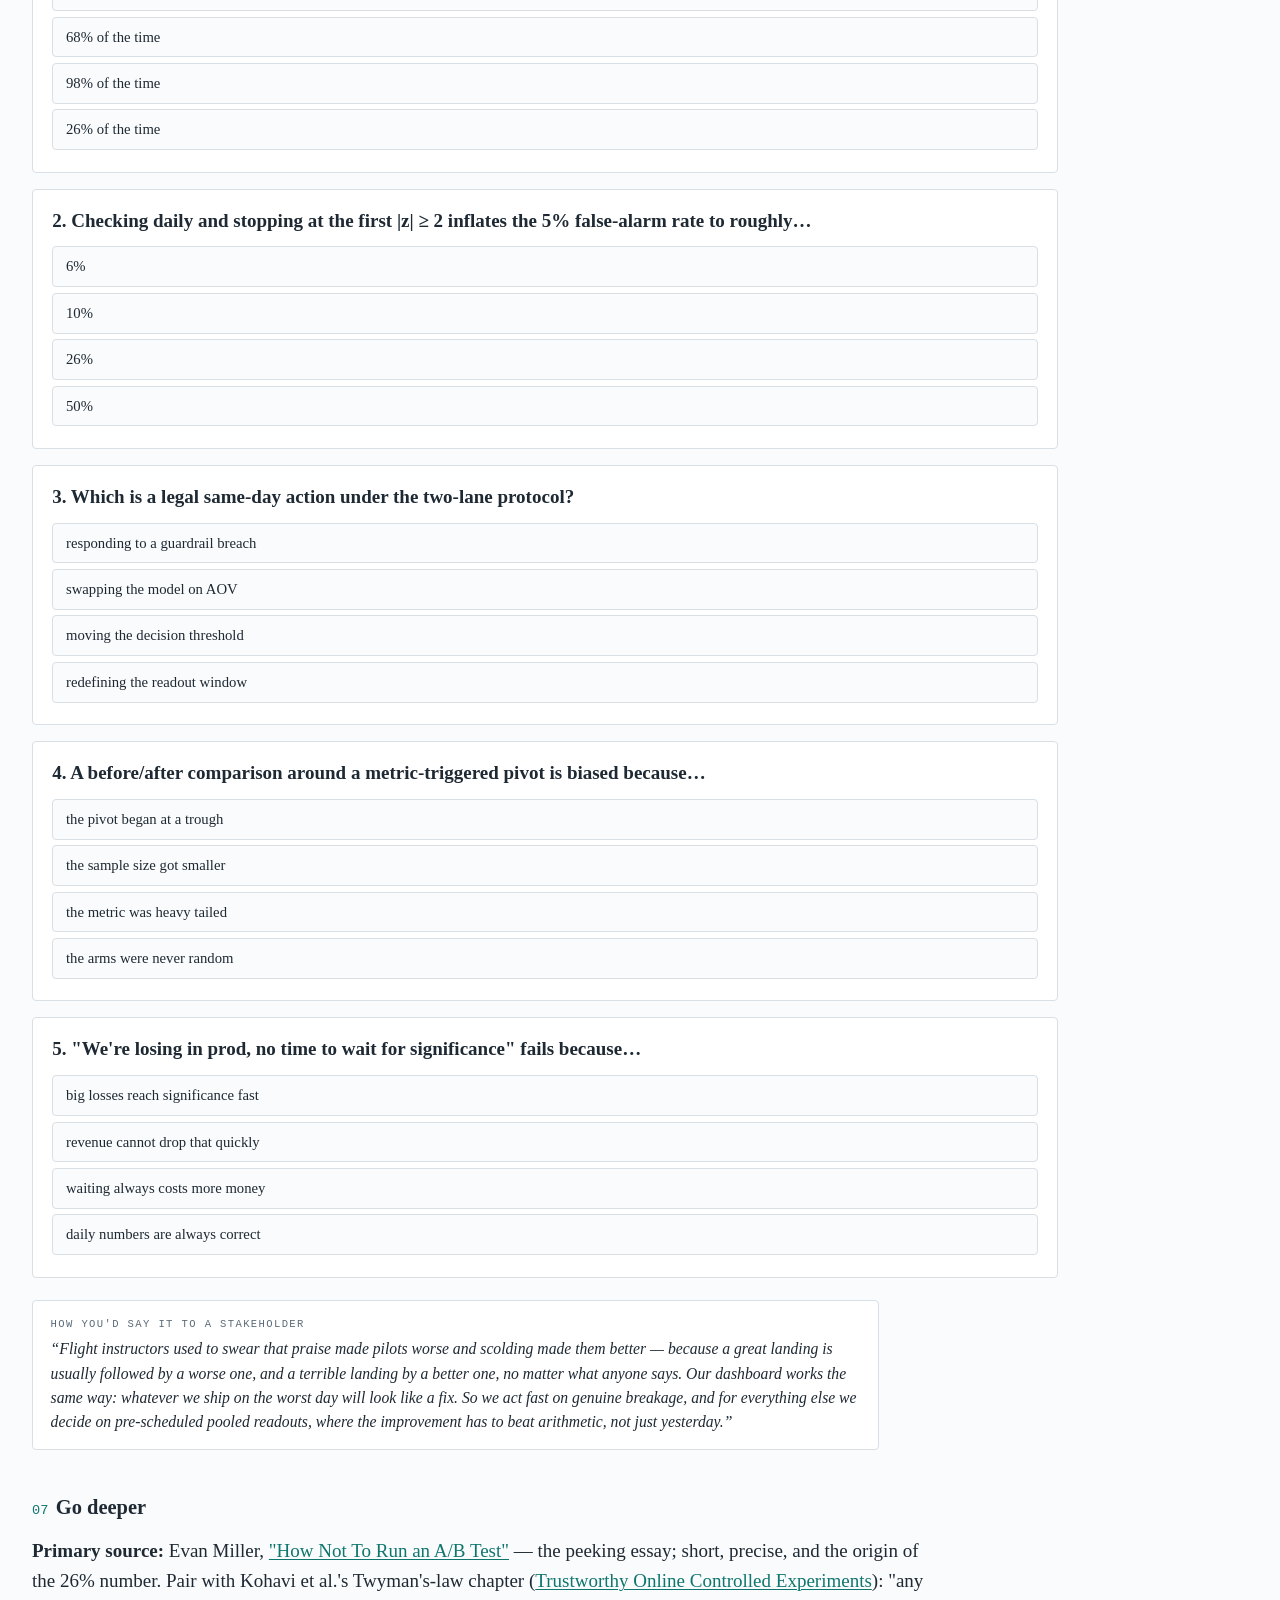
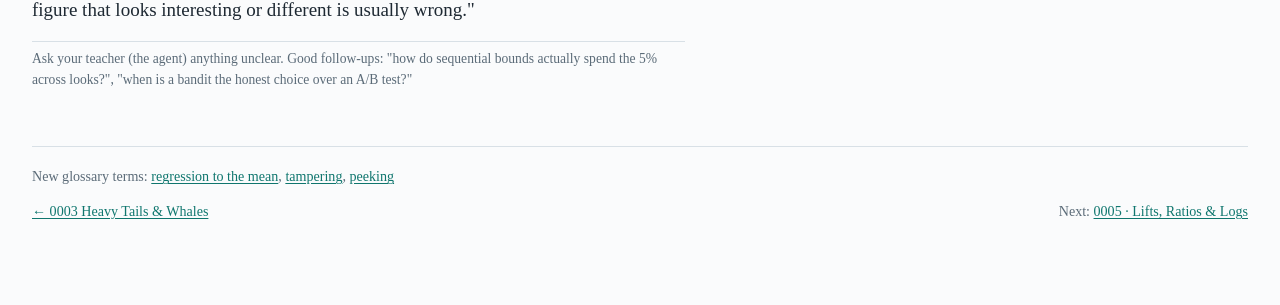
<file: data-analysis/lessons/0004-reading-while-running.html>
<!DOCTYPE html>
<html lang="en">
<head>
<meta charset="utf-8">
<meta name="viewport" content="width=device-width, initial-scale=1">
<title>Lesson 0004 · Reading While Running</title>
<link rel="stylesheet" href="../assets/course.css">
<style>
  .simbar { display: flex; align-items: center; gap: 1rem; flex-wrap: wrap; }
  .simbar button {
    font: inherit; font-family: var(--mono); font-size: 0.8rem;
    background: var(--accent); color: #fff; border: none; border-radius: 4px;
    padding: 0.5rem 1rem; cursor: pointer;
  }
  .simstats { font-family: var(--mono); font-size: 0.82rem; }
  .simstats .big { color: var(--accent); font-weight: 700; }
</style>
</head>
<body>
<div class="page">
  <div class="eyebrow">
    <span>Lesson 0004 · Data Analysis from First Principles</span>
    <span><a href="../reference/notation-decoder.html">notation decoder</a> · <a href="../reference/glossary.html">glossary</a></span>
  </div>

  <h1>Reading While Running</h1>
  <p class="dek">Why pivoting on daily numbers always <em>feels</em> like it works — and the two-lane protocol that keeps a moving experiment analyzable.</p>

  <div class="win"><span class="label">The win</span>
  By the end (~10 min): you can recognize the tampering loop in a meeting as it happens, explain why
  the "fix" was guaranteed to look successful, and name what a legal daily action actually is.</div>

  <h2><span class="no">01</span>The loop</h2>
  <pre class="tree">
bad daily number ──▶ pivot (model swap, rollback) ──▶ number recovers ──▶ "the fix worked!"
       ▲                                                                        │
       └────────────────── team trusts the loop a little more ◀────────────────┘</pre>
  <p>Every arrow in that loop is real except the causal one. The recovery was going to happen anyway —
  and the next section proves it with one line of probability.</p>

  <h2><span class="no">02</span>Regression to the mean, quantified</h2>
  <p>If days are independent draws around a stable truth, then <em>no matter what today looked like</em>,
  tomorrow's expectation is just the mean:</p>

  <pre class="formula">E[X<sub>tomorrow</sub> | X<sub>today</sub> = terrible] = μ
<span class="dim">tomorrow's expected value, given ANY today = the process mean — extremes don't propagate</span></pre>

  <p>So intervene on a 2σ-bad day and ask: what's the chance tomorrow beats today? Tomorrow is a fresh
  draw; it beats a 2σ-low value whenever it lands above μ−2σ, which the bell curve
  (<a href="../reference/notation-decoder.html#phi">Φ</a>) prices at:</p>

  <pre class="formula">P(X<sub>next</sub> &gt; μ − 2σ) = Φ(2) ≈ <span class="hl">97.7%</span>
<span class="dim">a placebo shipped on a very bad day "works" about 98% of the time</span></pre>

  <p>See it on the bell itself — drag the slider to how bad "today" was (in noise units) and watch the
  green area: everything above today's mark is a tomorrow that "proves the fix worked":</p>
  <div id="bellphi"></div>

  <p>That is the engine of the loop: <strong>any action taken at a trough gets credited by arithmetic.</strong>
  Ship a model change, a rollback, or a rubber duck on the worst day of the month, and the metric
  improves ~98% of the time. Deming demonstrated the harm side too (the funnel experiment): reacting
  to individual outcomes from a stable process doesn't just fail — your adjustments become a
  <em>new variance source</em> stacked on the old one. Try it:</p>

  <div class="simbar">
    <button id="rerun" type="button">ship a placebo on the worst day</button>
    <span class="simstats" id="simstats"></span>
  </div>
  <p class="note" id="simnote"></p>

  <h2><span class="no">03</span>Peeking: checking daily has a price even without pivots</h2>
  <p>Suppose you never pivot — you just check the dashboard daily and pounce when |z| ≥ 2. The 5%
  false-alarm guarantee belongs to <em>one look</em>; taking the maximum over many looks is a different
  (much easier) bar for noise to clear:</p>

  <pre class="formula">one pre-committed look:  P(false alarm) = 5%
peek continuously &amp; stop at the first |z| ≥ 2:  P ≈ <span class="hl">26%</span>
<span class="dim">a quarter of A/A tests "find a winner" under continuous peeking (Evan Miller)</span></pre>

  <p>The legal versions: fixed pre-scheduled readouts (our R1), or sequential bounds that spend the 5%
  across looks (what platforms like Statsig implement). What's never legal: deciding the window after
  seeing the data — that's the Texas sharpshooter, painting the target around the bullet holes.</p>

  <h2><span class="no">04</span>Tampering's second cost: the moving target</h2>
  <p>Beyond fake credit, every mid-test pivot damages the measurement itself, twice:</p>
  <p><strong>The blend problem.</strong> After pivots, "the test arm" is a time-varying sequence
  (UI-v1 + model-A, then model-B, …). The cumulative lift measures a blend that corresponds to no
  shippable configuration.</p>
  <p><strong>The trough-selection problem.</strong> Because pivots trigger on bad reads, the "before"
  period is systematically a trough — so before/after comparisons around any metric-triggered change
  are biased toward "it worked" <em>even for a placebo</em> (that's §02 again, wearing analysis
  clothes). Our own Aug 18 model change carries exactly this bias, which is why we leaned on the
  untouched device as a control before believing anything.</p>

  <h2><span class="no">05</span>The two-lane protocol</h2>
  <div class="tablewrap"><table>
    <tr><th>Lane</th><th>Cadence</th><th>Triggers on</th><th>May do</th></tr>
    <tr><td><strong>Guardrails</strong></td><td>daily</td><td>breakage only: |z| &gt; 3 CVR crater, error/latency breach, tracking loss</td><td>act same day</td></tr>
    <tr><td><strong>Decisions</strong></td><td>scheduled readouts</td><td>pooled ≥14d windows, |z| ≥ 2, rule written <em>before</em> looking</td><td>pivot, roll back, ship</td></tr>
  </table></div>
  <p>Plus the intervention log: every treatment change recorded before it ships, with its honest trigger
  ("planned work" vs "metric read") — the column that lets the team audit itself for tampering. The
  full pre-registered version for ATT-212 lives in the
  <a href="https://claude.ai/code/artifact/e037cd96-346c-47c3-aa6d-86ca444a924c">experiment protocol</a>.</p>

  <div class="trapbox"><span class="label">Trap — "no time to wait for significance"</span>
  Detection time scales as 1/effect²: a catastrophe clears |z| ≥ 3 in a day or two; only <em>small</em>
  losses take weeks — and a loss too small for the statistics to see is too small for the daily
  dashboard to see. If there isn't enough data for confidence, there isn't enough data to know you're
  losing. (The revenue-exposure lever that doesn't destroy the test: cut the traffic split.)</div>

  <h2><span class="no">06</span>Check yourself</h2>
  <div class="quiz" id="quiz"></div>

  <div class="say"><span class="label">How you'd say it to a stakeholder</span>
  <q>Flight instructors used to swear that praise made pilots worse and scolding made them better —
  because a great landing is usually followed by a worse one, and a terrible landing by a better one,
  no matter what anyone says. Our dashboard works the same way: whatever we ship on the worst day will
  look like a fix. So we act fast on genuine breakage, and for everything else we decide on
  pre-scheduled pooled readouts, where the improvement has to beat arithmetic, not just yesterday.</q></div>

  <h2><span class="no">07</span>Go deeper</h2>
  <p><strong>Primary source:</strong> Evan Miller,
  <a href="https://www.evanmiller.org/how-not-to-run-an-ab-test.html">"How Not To Run an A/B Test"</a> —
  the peeking essay; short, precise, and the origin of the 26% number. Pair with Kohavi et&nbsp;al.'s
  Twyman's-law chapter (<a href="https://experimentguide.com/">Trustworthy Online Controlled
  Experiments</a>): "any figure that looks interesting or different is usually wrong."</p>

  <p class="note">Ask your teacher (the agent) anything unclear. Good follow-ups: "how do sequential
  bounds actually spend the 5% across looks?", "when is a bandit the honest choice over an A/B test?"</p>

  <div class="foot">
    <span>New glossary terms: <a href="../reference/glossary.html#rtm">regression to the mean</a>,
    <a href="../reference/glossary.html#tampering">tampering</a>,
    <a href="../reference/glossary.html#peeking">peeking</a></span>
    <div class="nav">
      <span><a href="0003-heavy-tails-and-whales.html">← 0003 Heavy Tails &amp; Whales</a></span>
      <span>Next: <a href="0005-lifts-ratios-logs.html">0005 · Lifts, Ratios &amp; Logs</a></span>
    </div>
  </div>
</div>

<script src="../assets/manifest.js"></script>
<script src="../assets/nav.js"></script>
<script src="../assets/quiz.js"></script>
<script src="../assets/sim.js"></script>
<script src="../assets/bellcurve.js"></script>
<script>
renderBell(document.getElementById("bellphi"), { mode: "above", init: -2 });
</script>
<script>
// ---- placebo simulator: intervene at the trough of a stable process ----
let works = 0, trials = 0;
function run() {
  // 14 days of a stable metric (normal around 100), find the worst day,
  // "ship a placebo", observe the next day.
  const days = Array.from({ length: 14 }, () => 100 + 10 * normalDraw());
  const worst = Math.min(...days);
  const next = 100 + 10 * normalDraw();
  trials += 1;
  if (next > worst) works += 1;
  document.getElementById("simstats").innerHTML =
    `worst of 14 days: ${worst.toFixed(1)} → day after the "fix": ${next.toFixed(1)} ` +
    `(${next > worst ? "improved ✓" : "worse ✗"}) · placebo success rate so far: ` +
    `<span class="big">${works}/${trials} = ${(100 * works / trials).toFixed(0)}%</span>`;
  document.getElementById("simnote").textContent =
    "The process never changes — every run draws from the same machine. Click until the success " +
    "rate settles: the placebo 'works' the overwhelming majority of the time, because the worst of " +
    "14 days is a deep trough and the next day is just a normal day.";
}
document.getElementById("rerun").addEventListener("click", run);
run();

// ---- quiz ----
renderQuiz(document.getElementById("quiz"), [
  {
    q: "A change shipped on a 2σ-bad day is followed by improvement about…",
    choices: [
      "50% of the time",
      "68% of the time",
      "98% of the time",
      "26% of the time",
    ],
    answer: 2,
    explain: "Tomorrow is a fresh draw; it beats μ−2σ whenever it lands above it: Φ(2) ≈ 97.7%. Any action taken at a trough gets credited by arithmetic.",
  },
  {
    q: "Checking daily and stopping at the first |z| ≥ 2 inflates the 5% false-alarm rate to roughly…",
    choices: [
      "6%",
      "10%",
      "26%",
      "50%",
    ],
    answer: 2,
    explain: "Evan Miller's peeking result: the max over many looks clears the bar far more often than one look. The 5% guarantee belongs to a single pre-committed look.",
  },
  {
    q: "Which is a legal same-day action under the two-lane protocol?",
    choices: [
      "responding to a guardrail breach",
      "swapping the model on AOV",
      "moving the decision threshold",
      "redefining the readout window",
    ],
    answer: 0,
    explain: "Breakage (|z| > 3 craters, error/latency breaches, tracking loss) is the daily lane. The other three are either tampering or threshold-gaming after seeing data.",
  },
  {
    q: "A before/after comparison around a metric-triggered pivot is biased because…",
    choices: [
      "the pivot began at a trough",
      "the sample size got smaller",
      "the metric was heavy tailed",
      "the arms were never random",
    ],
    answer: 0,
    explain: "You intervene when things look bad, so the 'before' is systematically a low point and the 'after' recovers by regression to the mean — a placebo passes this comparison.",
  },
  {
    q: "\"We're losing in prod, no time to wait for significance\" fails because…",
    choices: [
      "big losses reach significance fast",
      "revenue cannot drop that quickly",
      "waiting always costs more money",
      "daily numbers are always correct",
    ],
    answer: 0,
    explain: "Detection time ∝ 1/effect². Catastrophes clear |z|≥3 in days; only small losses take weeks — and those are invisible to the daily dashboard too. Exposure is managed by cutting the traffic split, not by pivoting on noise.",
  },
]);
</script>
</body>
</html>
</file>
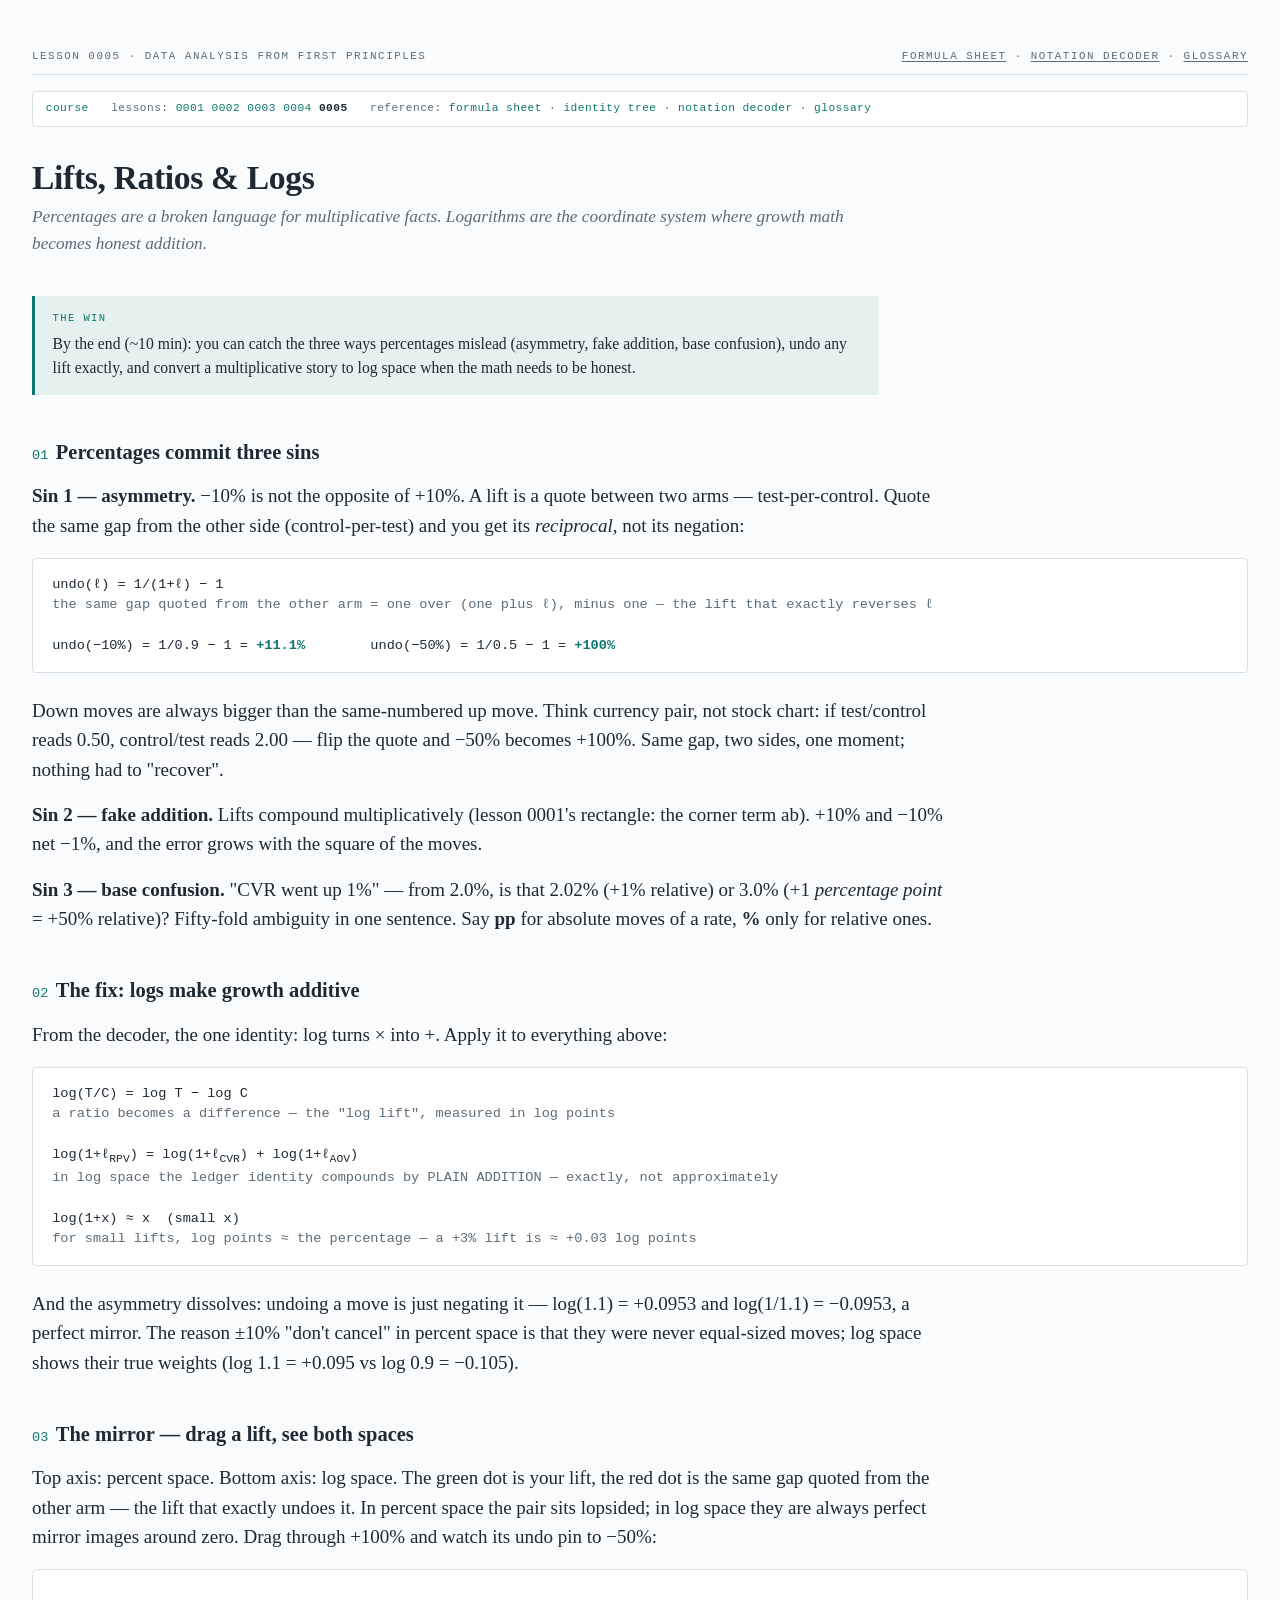
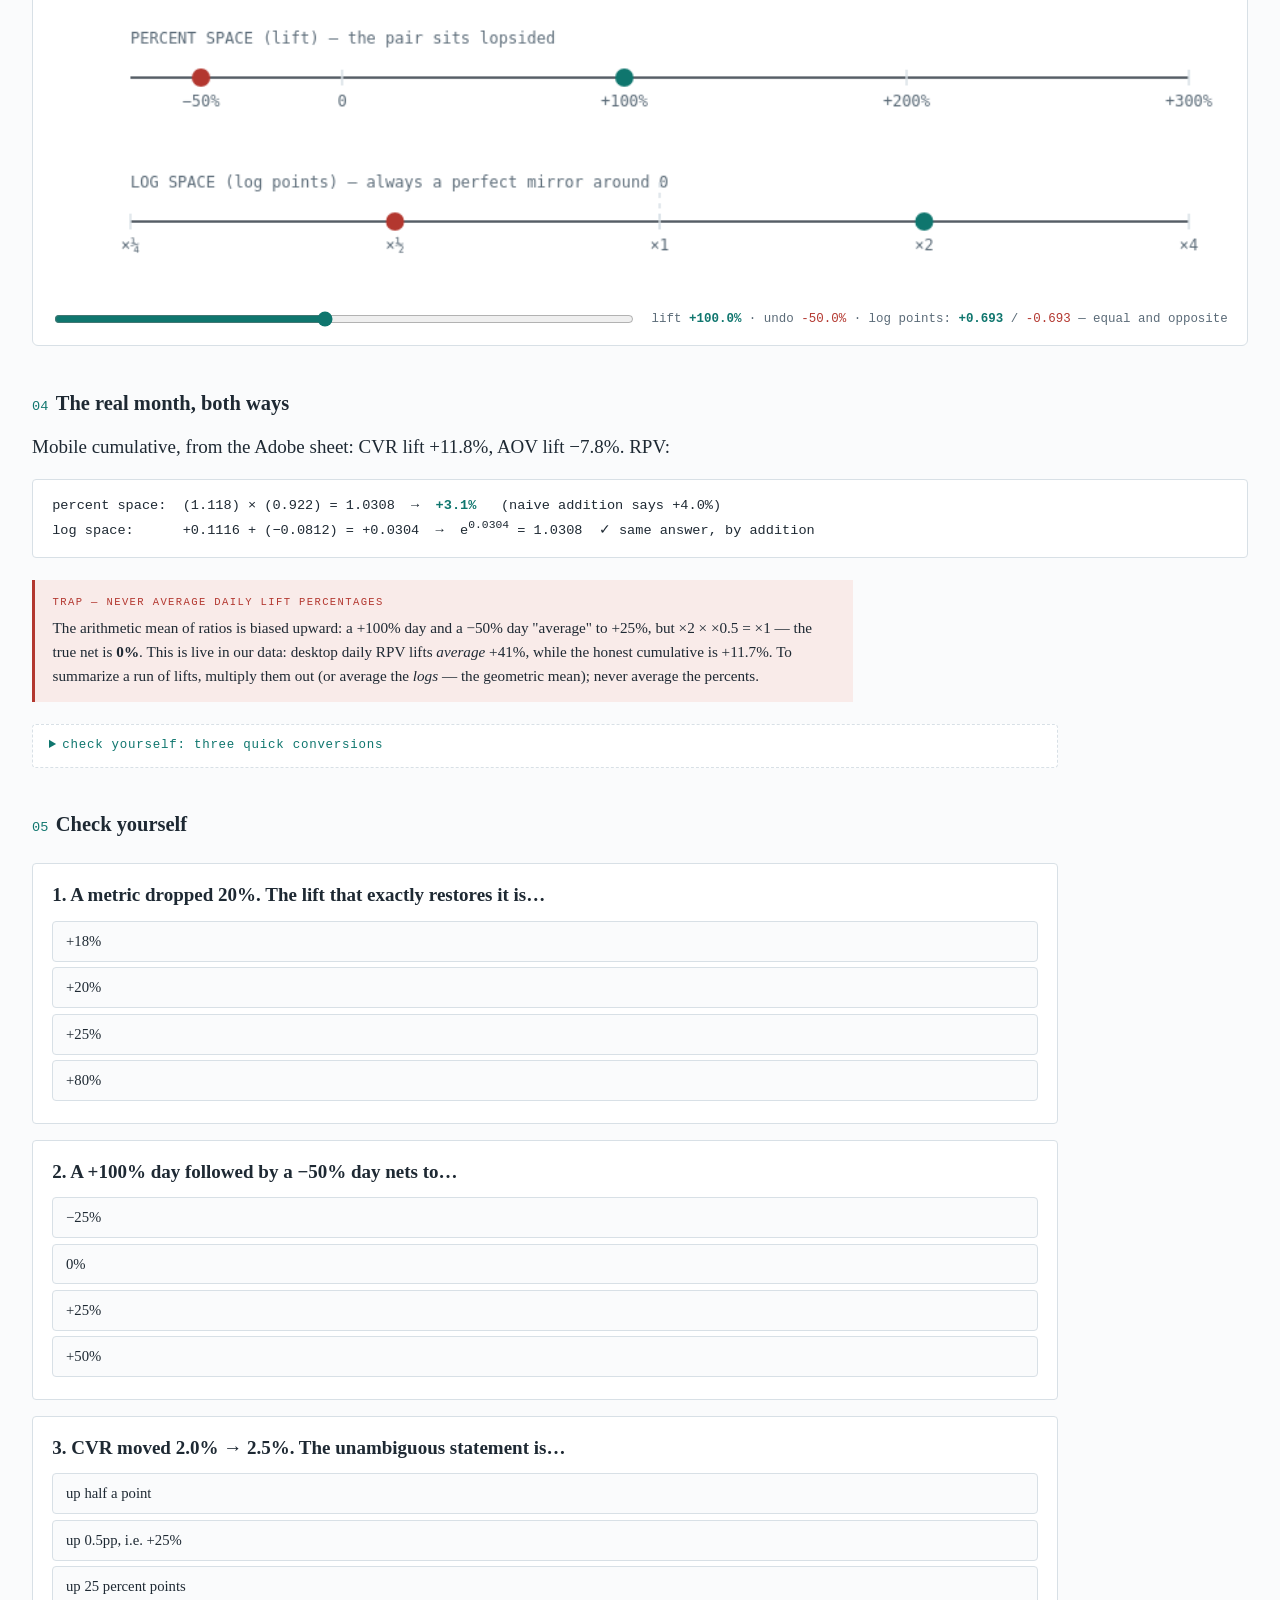
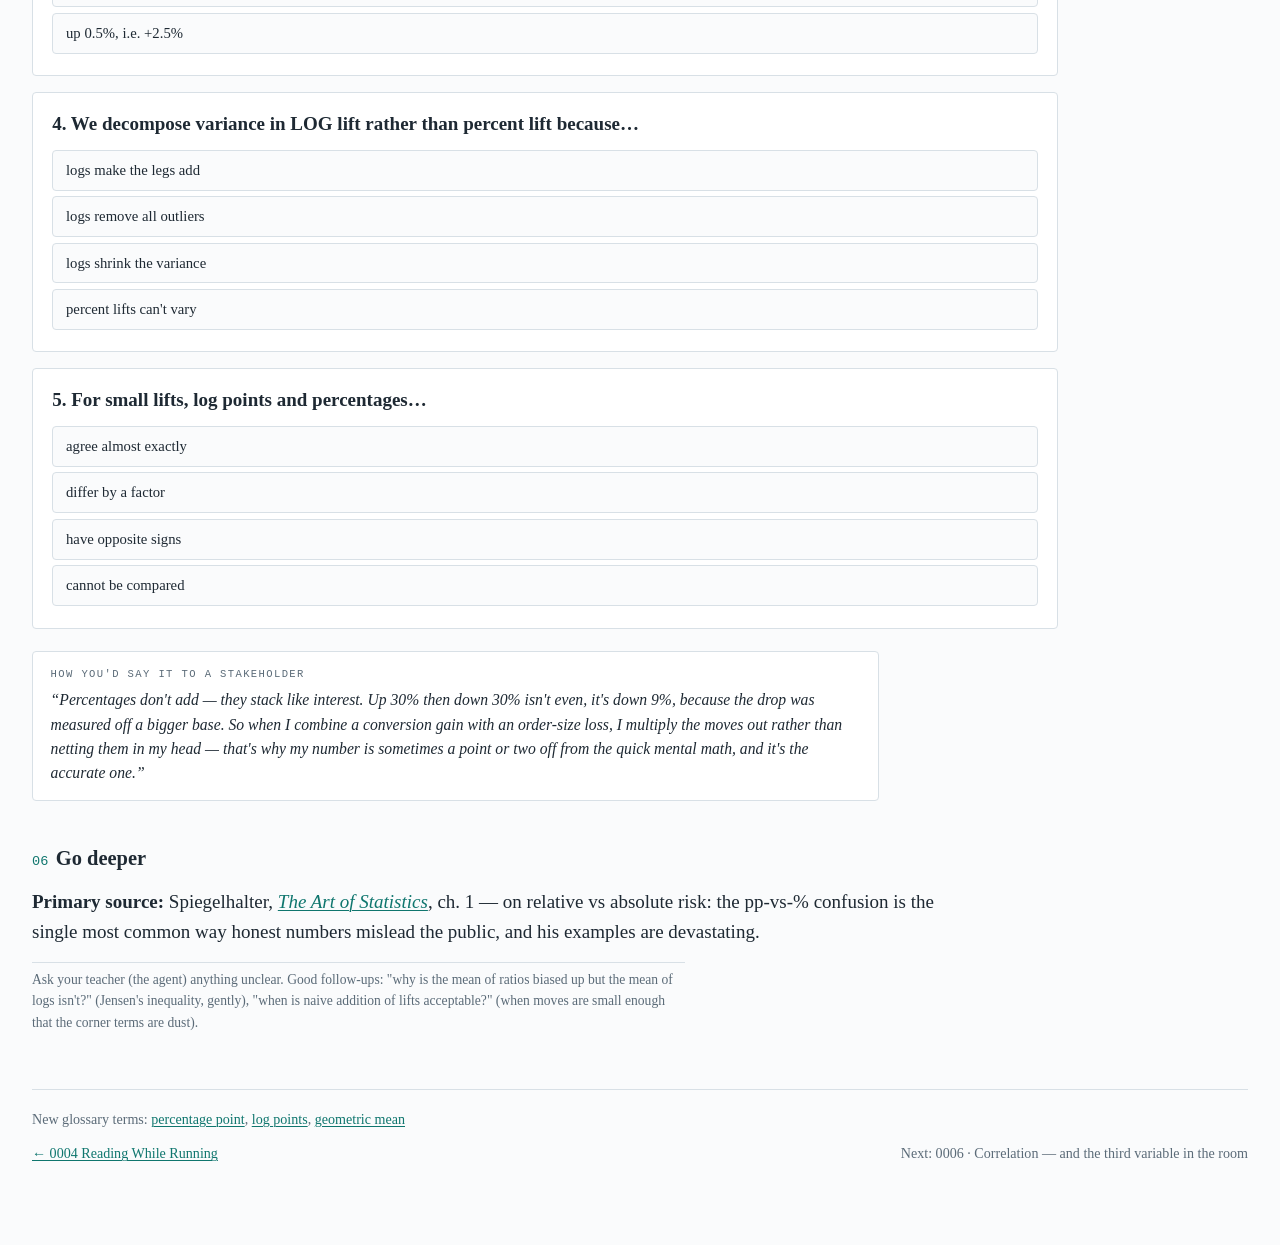
<file: data-analysis/lessons/0005-lifts-ratios-logs.html>
<!DOCTYPE html>
<html lang="en">
<head>
<meta charset="utf-8">
<meta name="viewport" content="width=device-width, initial-scale=1">
<title>Lesson 0005 · Lifts, Ratios &amp; Logs</title>
<link rel="stylesheet" href="../assets/course.css">
</head>
<body>
<div class="page">
  <div class="eyebrow">
    <span>Lesson 0005 · Data Analysis from First Principles</span>
    <span><a href="../reference/formula-sheet.html">formula sheet</a> · <a href="../reference/notation-decoder.html">notation decoder</a> · <a href="../reference/glossary.html">glossary</a></span>
  </div>

  <h1>Lifts, Ratios &amp; Logs</h1>
  <p class="dek">Percentages are a broken language for multiplicative facts. Logarithms are the coordinate system where growth math becomes honest addition.</p>

  <div class="win"><span class="label">The win</span>
  By the end (~10 min): you can catch the three ways percentages mislead (asymmetry, fake addition,
  base confusion), undo any lift exactly, and convert a multiplicative story to log space when the
  math needs to be honest.</div>

  <h2><span class="no">01</span>Percentages commit three sins</h2>

  <p><strong>Sin 1 — asymmetry.</strong> −10% is not the opposite of +10%. A lift is a quote between two
  arms — test-per-control. Quote the same gap from the other side (control-per-test) and you get its
  <em>reciprocal</em>, not its negation:</p>
  <pre class="formula">undo(ℓ) = 1/(1+ℓ) − 1
<span class="dim">the same gap quoted from the other arm = one over (one plus ℓ), minus one — the lift that exactly reverses ℓ</span>

undo(−10%) = 1/0.9 − 1 = <span class="hl">+11.1%</span>        undo(−50%) = 1/0.5 − 1 = <span class="hl">+100%</span></pre>
  <p>Down moves are always bigger than the same-numbered up move. Think currency pair, not stock chart:
  if test/control reads 0.50, control/test reads 2.00 — flip the quote and −50% becomes +100%. Same
  gap, two sides, one moment; nothing had to "recover".</p>

  <p><strong>Sin 2 — fake addition.</strong> Lifts compound multiplicatively (lesson 0001's rectangle:
  the corner term ab). +10% and −10% net −1%, and the error grows with the square of the moves.</p>

  <p><strong>Sin 3 — base confusion.</strong> "CVR went up 1%" — from 2.0%, is that 2.02% (+1% relative)
  or 3.0% (+1 <em>percentage point</em> = +50% relative)? Fifty-fold ambiguity in one sentence.
  Say <strong>pp</strong> for absolute moves of a rate, <strong>%</strong> only for relative ones.</p>

  <h2><span class="no">02</span>The fix: logs make growth additive</h2>
  <p>From the decoder, the one identity: log turns × into +. Apply it to everything above:</p>

  <pre class="formula">log(T/C) = log T − log C
<span class="dim">a ratio becomes a difference — the "log lift", measured in log points</span>

log(1+ℓ<sub>RPV</sub>) = log(1+ℓ<sub>CVR</sub>) + log(1+ℓ<sub>AOV</sub>)
<span class="dim">in log space the ledger identity compounds by PLAIN ADDITION — exactly, not approximately</span>

log(1+x) ≈ x  (small x)
<span class="dim">for small lifts, log points ≈ the percentage — a +3% lift is ≈ +0.03 log points</span></pre>

  <p>And the asymmetry dissolves: undoing a move is just negating it —
  log(1.1) = +0.0953 and log(1/1.1) = −0.0953, a perfect mirror. The reason ±10% "don't cancel" in
  percent space is that they were never equal-sized moves; log space shows their true weights
  (log 1.1 = +0.095 vs log 0.9 = −0.105).</p>

  <h2><span class="no">03</span>The mirror — drag a lift, see both spaces</h2>
  <p>Top axis: percent space. Bottom axis: log space. The green dot is your lift, the red dot is the
  same gap quoted from the other arm — the lift that exactly undoes it. In percent space the pair sits lopsided; in log space they are always
  perfect mirror images around zero. Drag through +100% and watch its undo pin to −50%:</p>
  <div id="mirror"></div>

  <h2><span class="no">04</span>The real month, both ways</h2>
  <p>Mobile cumulative, from the Adobe sheet: CVR lift +11.8%, AOV lift −7.8%. RPV:</p>
  <pre class="formula">percent space:  (1.118) × (0.922) = 1.0308  →  <span class="hl">+3.1%</span>   (naive addition says +4.0%)
log space:      +0.1116 + (−0.0812) = +0.0304  →  e<sup>0.0304</sup> = 1.0308  ✓ same answer, by addition</pre>

  <div class="trapbox"><span class="label">Trap — never average daily lift percentages</span>
  The arithmetic mean of ratios is biased upward: a +100% day and a −50% day "average" to +25%, but
  ×2 × ×0.5 = ×1 — the true net is <strong>0%</strong>. This is live in our data: desktop daily RPV
  lifts <em>average</em> +41%, while the honest cumulative is +11.7%. To summarize a run of lifts,
  multiply them out (or average the <em>logs</em> — the geometric mean); never average the percents.</div>

  <details><summary>check yourself: three quick conversions</summary>
    <p>1) A metric fell 20%. What lift restores it exactly? &nbsp;
    2) CVR moved 2.4% → 3.0%. Express in pp and in %. &nbsp;
    3) Daily lifts +50%, −40%, +10%. Net?</p>
    <pre class="formula">1) undo(−20%) = 1/0.8 − 1 = <span class="hl">+25%</span>
2) <span class="hl">+0.6pp</span>, which is <span class="hl">+25%</span> relative — say both, never a bare "up 0.6%"
3) 1.5 × 0.6 × 1.1 = 0.99 → <span class="hl">−1%</span>  (the naive sum says +20% — sin 2 at work)</pre>
  </details>

  <h2><span class="no">05</span>Check yourself</h2>
  <div class="quiz" id="quiz"></div>

  <div class="say"><span class="label">How you'd say it to a stakeholder</span>
  <q>Percentages don't add — they stack like interest. Up 30% then down 30% isn't even, it's down 9%,
  because the drop was measured off a bigger base. So when I combine a conversion gain with an
  order-size loss, I multiply the moves out rather than netting them in my head — that's why my number
  is sometimes a point or two off from the quick mental math, and it's the accurate one.</q></div>

  <h2><span class="no">06</span>Go deeper</h2>
  <p><strong>Primary source:</strong> Spiegelhalter,
  <em><a href="https://www.goodreads.com/book/show/43722897-the-art-of-statistics">The Art of Statistics</a></em>,
  ch. 1 — on relative vs absolute risk: the pp-vs-% confusion is the single most common way honest
  numbers mislead the public, and his examples are devastating.</p>

  <p class="note">Ask your teacher (the agent) anything unclear. Good follow-ups: "why is the mean of
  ratios biased up but the mean of logs isn't?" (Jensen's inequality, gently), "when is naive addition
  of lifts acceptable?" (when moves are small enough that the corner terms are dust).</p>

  <div class="foot">
    <span>New glossary terms: <a href="../reference/glossary.html#pp">percentage point</a>,
    <a href="../reference/glossary.html#logpoints">log points</a>,
    <a href="../reference/glossary.html#geomean">geometric mean</a></span>
    <div class="nav">
      <span><a href="0004-reading-while-running.html">← 0004 Reading While Running</a></span>
      <span>Next: 0006 · Correlation — and the third variable in the room</span>
    </div>
  </div>
</div>

<script src="../assets/manifest.js"></script>
<script src="../assets/nav.js"></script>
<script src="../assets/quiz.js"></script>
<script src="../assets/bellcurve.js"></script>
<script>
// ---- the mirror: a lift and its undo, in percent space vs log space ----
(function () {
  const root = document.getElementById("mirror");
  root.classList.add("bellwidget");
  const canvas = document.createElement("canvas");
  canvas.width = 900; canvas.height = 240;
  const bar = document.createElement("div");
  bar.className = "bellbar";
  const slider = document.createElement("input");
  Object.assign(slider, { type: "range", min: -0.75, max: 3, step: 0.01, value: 1 });
  const readout = document.createElement("div");
  readout.className = "bellread";
  bar.appendChild(slider); bar.appendChild(readout);
  root.appendChild(canvas); root.appendChild(bar);
  const ctx = canvas.getContext("2d");
  const C = getComputedStyle(document.documentElement);
  const col = (v, fb) => (C.getPropertyValue(v) || fb).trim() || fb;
  const ink = col("--ink", "#1e2933"), muted = col("--muted", "#5b6b78"),
        accent = col("--accent", "#0f766e"), trap = col("--trap", "#b3372f"),
        rule = col("--rule", "#d8e0e6");

  const W = canvas.width, L = 60, R = 30;
  const Y1 = 70, Y2 = 180; // the two axes
  // percent axis: linear in lift over [-0.75, 3]
  const xPct = l => L + (l + 0.75) / 3.75 * (W - L - R);
  // log axis: linear in log(1+l) over [log 0.25, log 4]
  const LO = Math.log(0.25), HI = Math.log(4);
  const xLog = l => L + (Math.log(1 + l) - LO) / (HI - LO) * (W - L - R);

  function axis(y, label, ticks, xf) {
    ctx.strokeStyle = ink; ctx.lineWidth = 1.5;
    ctx.beginPath(); ctx.moveTo(L, y); ctx.lineTo(W - R, y); ctx.stroke();
    ctx.fillStyle = muted; ctx.font = "12px ui-monospace, Menlo, monospace";
    ctx.textAlign = "center";
    for (const [l, t] of ticks) {
      ctx.strokeStyle = rule;
      ctx.beginPath(); ctx.moveTo(xf(l), y - 6); ctx.lineTo(xf(l), y + 6); ctx.stroke();
      ctx.fillText(t, xf(l), y + 22);
    }
    ctx.textAlign = "left";
    ctx.fillText(label, L, y - 26);
  }

  function dot(x, y, c) {
    ctx.fillStyle = c; ctx.beginPath(); ctx.arc(x, y, 7, 0, 2 * Math.PI); ctx.fill();
  }

  function draw() {
    const l = parseFloat(slider.value);
    const undo = 1 / (1 + l) - 1;
    ctx.clearRect(0, 0, W, canvas.height);
    axis(Y1, "PERCENT SPACE (lift) — the pair sits lopsided", [
      [-0.5, "−50%"], [0, "0"], [1, "+100%"], [2, "+200%"], [3, "+300%"],
    ], xPct);
    axis(Y2, "LOG SPACE (log points) — always a perfect mirror around 0", [
      [-0.75, "×¼"], [-0.5, "×½"], [0, "×1"], [1, "×2"], [3, "×4"],
    ], xLog);
    // zero anchors
    ctx.strokeStyle = rule; ctx.setLineDash([4, 4]);
    ctx.beginPath(); ctx.moveTo(xLog(0), Y2 - 30); ctx.lineTo(xLog(0), Y2 + 8); ctx.stroke();
    ctx.setLineDash([]);
    // dots: lift (accent) and its undo (trap) on both axes
    dot(xPct(l), Y1, accent); dot(xPct(undo), Y1, trap);
    dot(xLog(l), Y2, accent); dot(xLog(undo), Y2, trap);
    const pct = x => (x >= 0 ? "+" : "") + (x * 100).toFixed(1) + "%";
    const lp = x => (x >= 0 ? "+" : "") + Math.log(1 + x).toFixed(3);
    readout.innerHTML =
      `lift <b>${pct(l)}</b> · undo <span class="bad">${pct(undo)}</span> · ` +
      `log points: <b>${lp(l)}</b> / <span class="bad">${lp(undo)}</span> — equal and opposite`;
  }
  slider.addEventListener("input", draw);
  draw();
})();

// ---- quiz ----
renderQuiz(document.getElementById("quiz"), [
  {
    q: "A metric dropped 20%. The lift that exactly restores it is…",
    choices: [
      "+18%",
      "+20%",
      "+25%",
      "+80%",
    ],
    answer: 2,
    explain: "undo(ℓ) = 1/(1+ℓ) − 1 = 1/0.8 − 1 = +25%. Negating a percentage never undoes it; only the reciprocal does.",
  },
  {
    q: "A +100% day followed by a −50% day nets to…",
    choices: [
      "−25%",
      "0%",
      "+25%",
      "+50%",
    ],
    answer: 1,
    explain: "×2 then ×0.5 = ×1. The arithmetic average of the two lifts (+25%) is the biased number the trap box warns about.",
  },
  {
    q: "CVR moved 2.0% → 2.5%. The unambiguous statement is…",
    choices: [
      "up half a point",
      "up 0.5pp, i.e. +25%",
      "up 25 percent points",
      "up 0.5%, i.e. +2.5%",
    ],
    answer: 1,
    explain: "Absolute move in pp (+0.5pp), relative move in % (+25%). A bare 'up 0.5%' is fifty-fold ambiguous — sin 3.",
  },
  {
    q: "We decompose variance in LOG lift rather than percent lift because…",
    choices: [
      "logs make the legs add",
      "logs remove all outliers",
      "logs shrink the variance",
      "percent lifts can't vary",
    ],
    answer: 0,
    explain: "log(1+ℓ_RPV) = log(1+ℓ_CVR) + log(1+ℓ_AOV) exactly — and var(X+Y) = varX + varY + 2cov only applies to sums. Logs buy the sum.",
  },
  {
    q: "For small lifts, log points and percentages…",
    choices: [
      "agree almost exactly",
      "differ by a factor",
      "have opposite signs",
      "cannot be compared",
    ],
    answer: 0,
    explain: "log(1+x) ≈ x for small x: a +3% lift is +0.0296 log points. The languages only diverge as moves get big — which is exactly when percent intuition starts lying.",
  },
]);
</script>
</body>
</html>
</file>
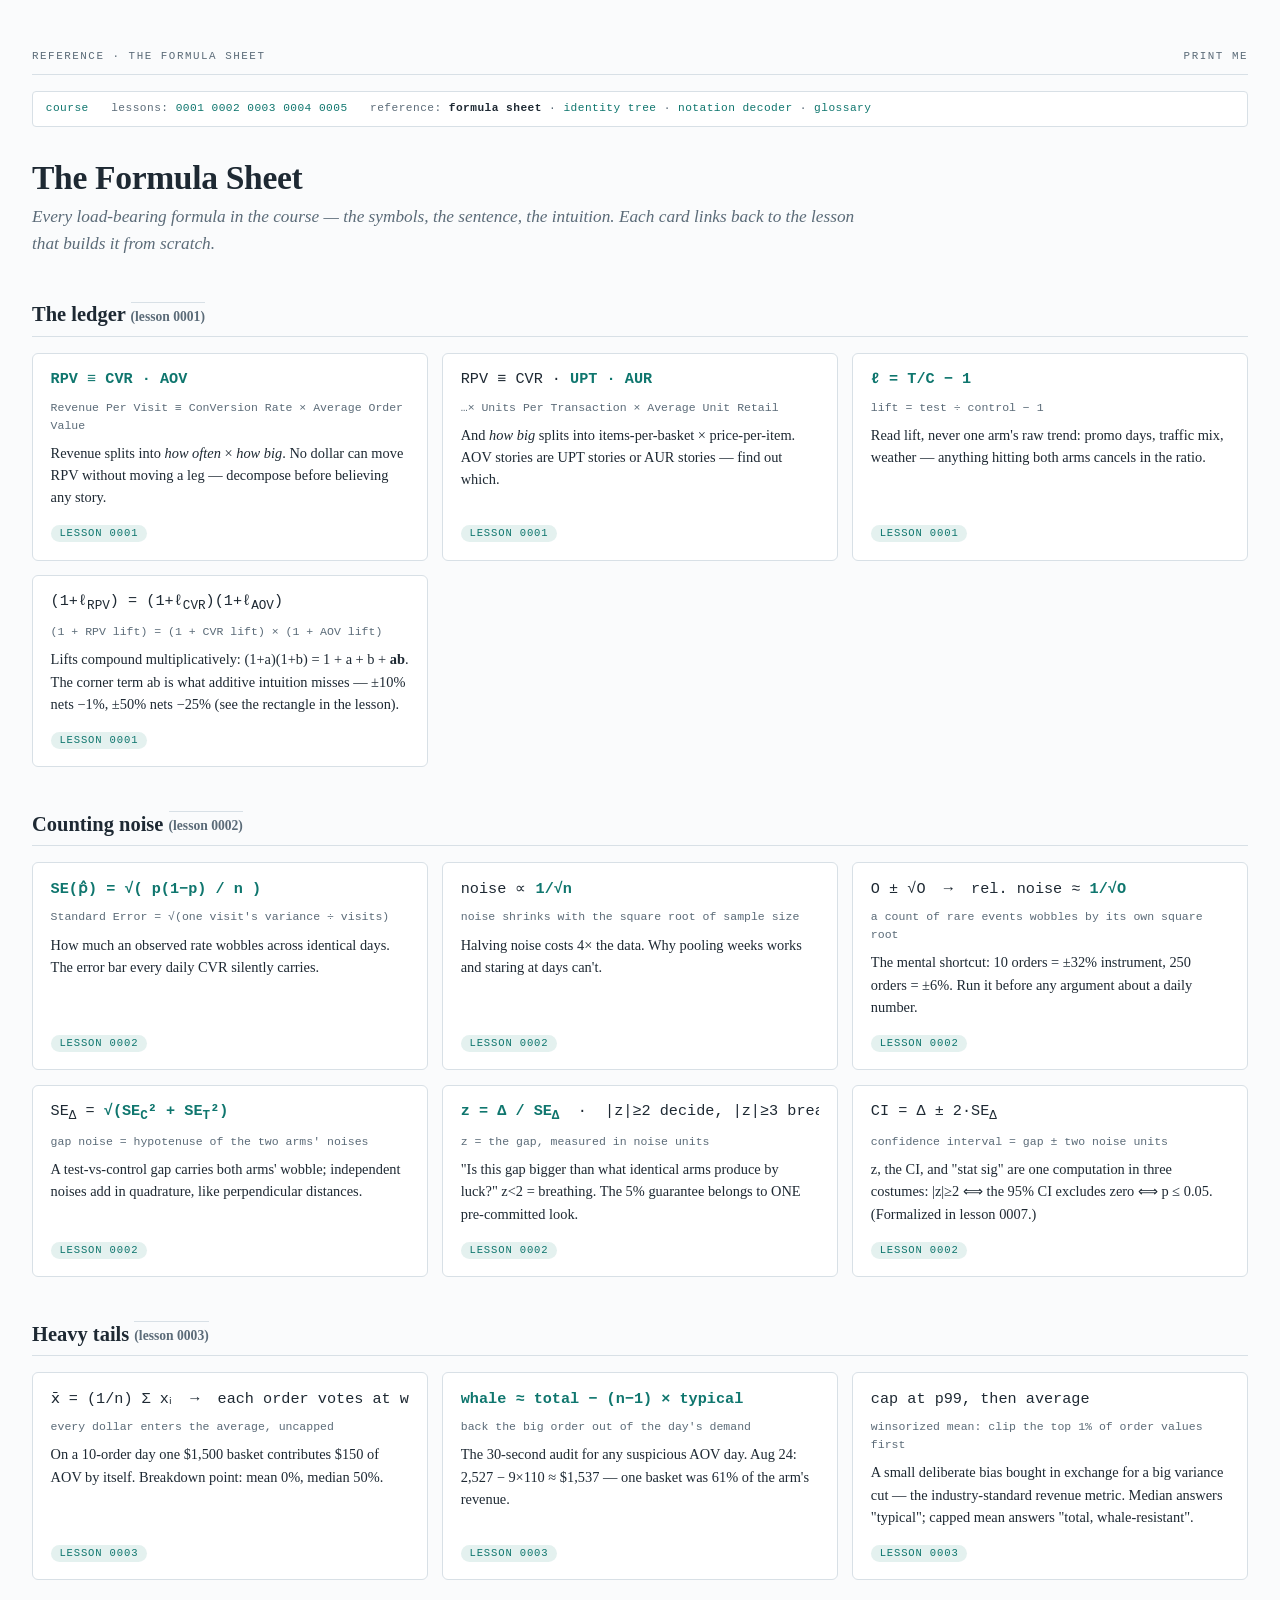
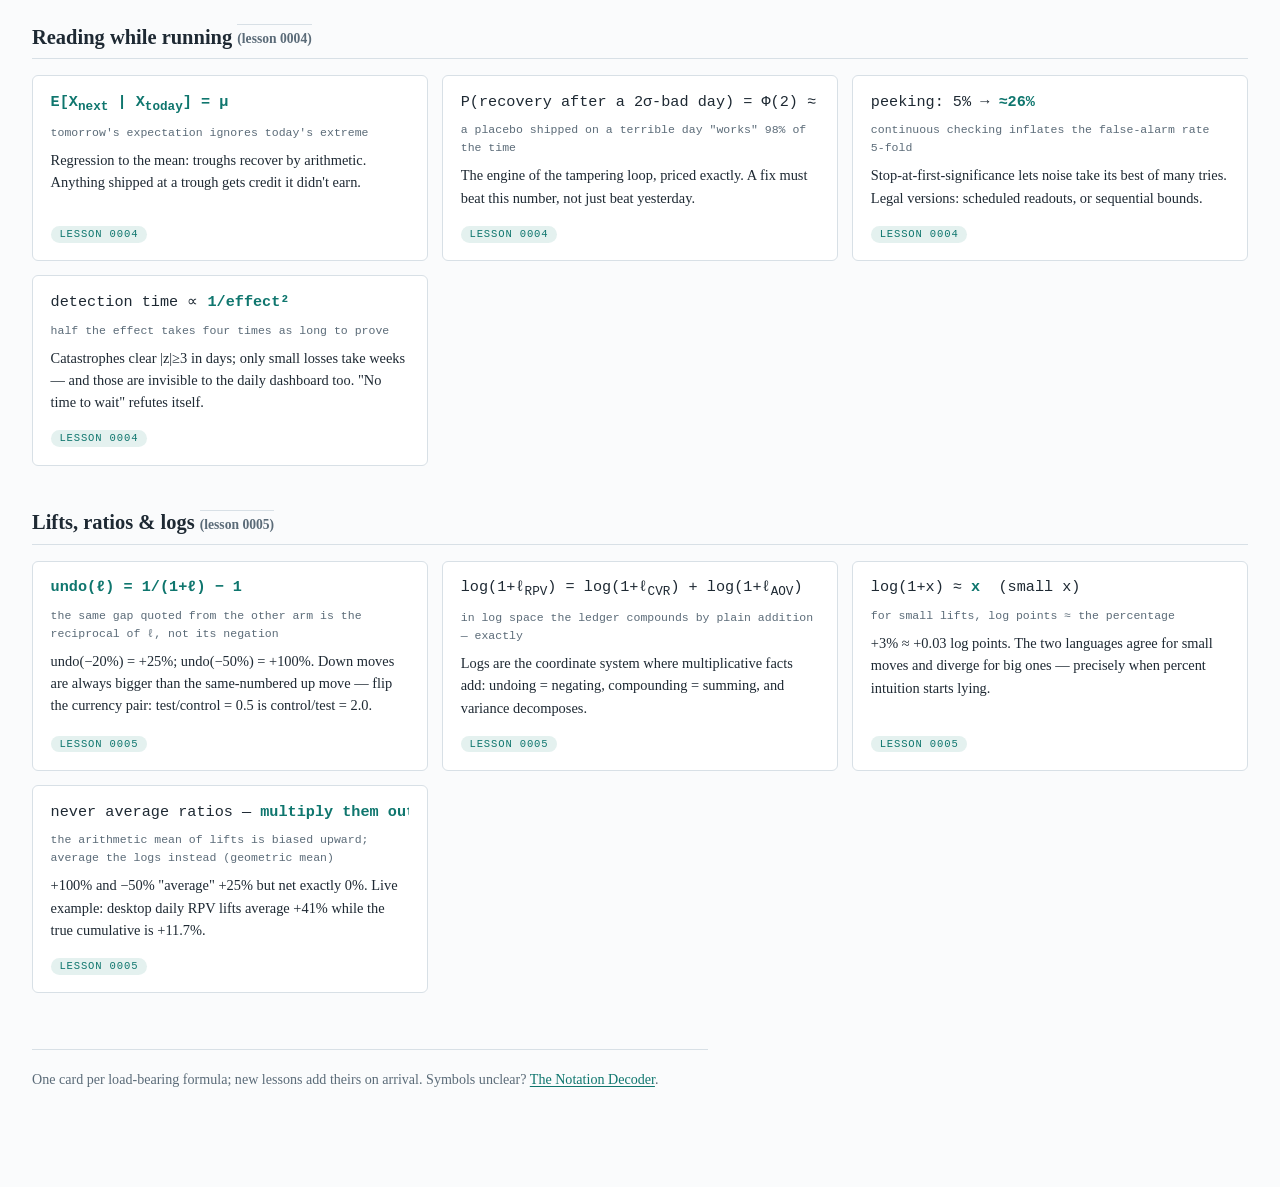
<file: data-analysis/reference/formula-sheet.html>
<!DOCTYPE html>
<html lang="en">
<head>
<meta charset="utf-8">
<meta name="viewport" content="width=device-width, initial-scale=1">
<title>The Formula Sheet — Data Analysis from First Principles</title>
<link rel="stylesheet" href="../assets/course.css">
<style>
  .cards { display: grid; grid-template-columns: repeat(auto-fill, minmax(19em, 1fr)); gap: 0.9rem; margin: 1rem 0 2rem; }
  .card {
    border: 1px solid var(--rule); border-radius: 6px; background: #fff;
    padding: 0.9rem 1.1rem; display: flex; flex-direction: column; gap: 0.45rem;
  }
  .card .f {
    font-family: var(--mono); font-size: 0.95rem; color: var(--ink);
    overflow-x: auto; white-space: nowrap;
  }
  .card .f .hl { color: var(--accent); font-weight: 700; }
  .card .twin { font-family: var(--mono); font-size: 0.72rem; color: var(--muted); }
  .card .gut { font-size: 0.9rem; }
  .card .src { margin-top: auto; }
  .card .src a {
    font-family: var(--mono); font-size: 0.66rem; letter-spacing: 0.08em;
    text-transform: uppercase; text-decoration: none;
    background: var(--accent-soft); color: var(--accent);
    padding: 0.15rem 0.55rem; border-radius: 999px;
  }
  h2 { border-bottom: 1px solid var(--rule); padding-bottom: 0.3rem; }
  @media print { .card { break-inside: avoid; } }
</style>
</head>
<body>
<div class="page">
  <div class="eyebrow"><span>Reference · The Formula Sheet</span><span>print me</span></div>
  <h1>The Formula Sheet</h1>
  <p class="dek">Every load-bearing formula in the course — the symbols, the sentence, the intuition. Each card links back to the lesson that builds it from scratch.</p>

  <h2>The ledger <span class="note">(lesson 0001)</span></h2>
  <div class="cards">
    <div class="card">
      <div class="f"><span class="hl">RPV ≡ CVR · AOV</span></div>
      <div class="twin">Revenue Per Visit ≡ ConVersion Rate × Average Order Value</div>
      <div class="gut">Revenue splits into <em>how often</em> × <em>how big</em>. No dollar can move RPV without moving a leg — decompose before believing any story.</div>
      <div class="src"><a href="../lessons/0001-the-metric-ledger.html">lesson 0001</a></div>
    </div>
    <div class="card">
      <div class="f">RPV ≡ CVR · <span class="hl">UPT · AUR</span></div>
      <div class="twin">…× Units Per Transaction × Average Unit Retail</div>
      <div class="gut">And <em>how big</em> splits into items-per-basket × price-per-item. AOV stories are UPT stories or AUR stories — find out which.</div>
      <div class="src"><a href="../lessons/0001-the-metric-ledger.html">lesson 0001</a></div>
    </div>
    <div class="card">
      <div class="f"><span class="hl">ℓ = T/C − 1</span></div>
      <div class="twin">lift = test ÷ control − 1</div>
      <div class="gut">Read lift, never one arm's raw trend: promo days, traffic mix, weather — anything hitting both arms cancels in the ratio.</div>
      <div class="src"><a href="../lessons/0001-the-metric-ledger.html">lesson 0001</a></div>
    </div>
    <div class="card">
      <div class="f">(1+ℓ<sub>RPV</sub>) = (1+ℓ<sub>CVR</sub>)(1+ℓ<sub>AOV</sub>)</div>
      <div class="twin">(1 + RPV lift) = (1 + CVR lift) × (1 + AOV lift)</div>
      <div class="gut">Lifts compound multiplicatively: (1+a)(1+b) = 1 + a + b + <strong>ab</strong>. The corner term ab is what additive intuition misses — ±10% nets −1%, ±50% nets −25% (see the rectangle in the lesson).</div>
      <div class="src"><a href="../lessons/0001-the-metric-ledger.html">lesson 0001</a></div>
    </div>
  </div>

  <h2>Counting noise <span class="note">(lesson 0002)</span></h2>
  <div class="cards">
    <div class="card">
      <div class="f"><span class="hl">SE(p̂) = √( p(1−p) / n )</span></div>
      <div class="twin">Standard Error = √(one visit's variance ÷ visits)</div>
      <div class="gut">How much an observed rate wobbles across identical days. The error bar every daily CVR silently carries.</div>
      <div class="src"><a href="../lessons/0002-counting-noise.html">lesson 0002</a></div>
    </div>
    <div class="card">
      <div class="f">noise ∝ <span class="hl">1/√n</span></div>
      <div class="twin">noise shrinks with the square root of sample size</div>
      <div class="gut">Halving noise costs 4× the data. Why pooling weeks works and staring at days can't.</div>
      <div class="src"><a href="../lessons/0002-counting-noise.html">lesson 0002</a></div>
    </div>
    <div class="card">
      <div class="f">O ± √O &nbsp;→&nbsp; rel. noise ≈ <span class="hl">1/√O</span></div>
      <div class="twin">a count of rare events wobbles by its own square root</div>
      <div class="gut">The mental shortcut: 10 orders = ±32% instrument, 250 orders = ±6%. Run it before any argument about a daily number.</div>
      <div class="src"><a href="../lessons/0002-counting-noise.html">lesson 0002</a></div>
    </div>
    <div class="card">
      <div class="f">SE<sub>Δ</sub> = <span class="hl">√(SE<sub>C</sub>² + SE<sub>T</sub>²)</span></div>
      <div class="twin">gap noise = hypotenuse of the two arms' noises</div>
      <div class="gut">A test-vs-control gap carries both arms' wobble; independent noises add in quadrature, like perpendicular distances.</div>
      <div class="src"><a href="../lessons/0002-counting-noise.html">lesson 0002</a></div>
    </div>
    <div class="card">
      <div class="f"><span class="hl">z = Δ / SE<sub>Δ</sub></span> &nbsp;·&nbsp; |z|≥2 decide, |z|≥3 breakage</div>
      <div class="twin">z = the gap, measured in noise units</div>
      <div class="gut">"Is this gap bigger than what identical arms produce by luck?" z&lt;2 = breathing. The 5% guarantee belongs to ONE pre-committed look.</div>
      <div class="src"><a href="../lessons/0002-counting-noise.html">lesson 0002</a></div>
    </div>
    <div class="card">
      <div class="f">CI = Δ ± 2·SE<sub>Δ</sub></div>
      <div class="twin">confidence interval = gap ± two noise units</div>
      <div class="gut">z, the CI, and "stat sig" are one computation in three costumes: |z|≥2 ⟺ the 95% CI excludes zero ⟺ p ≤ 0.05. (Formalized in lesson 0007.)</div>
      <div class="src"><a href="../lessons/0002-counting-noise.html">lesson 0002</a></div>
    </div>
  </div>

  <h2>Heavy tails <span class="note">(lesson 0003)</span></h2>
  <div class="cards">
    <div class="card">
      <div class="f">x̄ = (1/n) Σ xᵢ &nbsp;→&nbsp; each order votes at weight <span class="hl">1/n</span></div>
      <div class="twin">every dollar enters the average, uncapped</div>
      <div class="gut">On a 10-order day one $1,500 basket contributes $150 of AOV by itself. Breakdown point: mean 0%, median 50%.</div>
      <div class="src"><a href="../lessons/0003-heavy-tails-and-whales.html">lesson 0003</a></div>
    </div>
    <div class="card">
      <div class="f"><span class="hl">whale ≈ total − (n−1) × typical</span></div>
      <div class="twin">back the big order out of the day's demand</div>
      <div class="gut">The 30-second audit for any suspicious AOV day. Aug 24: 2,527 − 9×110 ≈ $1,537 — one basket was 61% of the arm's revenue.</div>
      <div class="src"><a href="../lessons/0003-heavy-tails-and-whales.html">lesson 0003</a></div>
    </div>
    <div class="card">
      <div class="f">cap at p99, then average</div>
      <div class="twin">winsorized mean: clip the top 1% of order values first</div>
      <div class="gut">A small deliberate bias bought in exchange for a big variance cut — the industry-standard revenue metric. Median answers "typical"; capped mean answers "total, whale-resistant".</div>
      <div class="src"><a href="../lessons/0003-heavy-tails-and-whales.html">lesson 0003</a></div>
    </div>
  </div>

  <h2>Reading while running <span class="note">(lesson 0004)</span></h2>
  <div class="cards">
    <div class="card">
      <div class="f"><span class="hl">E[X<sub>next</sub> | X<sub>today</sub>] = μ</span></div>
      <div class="twin">tomorrow's expectation ignores today's extreme</div>
      <div class="gut">Regression to the mean: troughs recover by arithmetic. Anything shipped at a trough gets credit it didn't earn.</div>
      <div class="src"><a href="../lessons/0004-reading-while-running.html">lesson 0004</a></div>
    </div>
    <div class="card">
      <div class="f">P(recovery after a 2σ-bad day) = Φ(2) ≈ <span class="hl">98%</span></div>
      <div class="twin">a placebo shipped on a terrible day "works" 98% of the time</div>
      <div class="gut">The engine of the tampering loop, priced exactly. A fix must beat this number, not just beat yesterday.</div>
      <div class="src"><a href="../lessons/0004-reading-while-running.html">lesson 0004</a></div>
    </div>
    <div class="card">
      <div class="f">peeking: 5% → <span class="hl">≈26%</span></div>
      <div class="twin">continuous checking inflates the false-alarm rate 5-fold</div>
      <div class="gut">Stop-at-first-significance lets noise take its best of many tries. Legal versions: scheduled readouts, or sequential bounds.</div>
      <div class="src"><a href="../lessons/0004-reading-while-running.html">lesson 0004</a></div>
    </div>
    <div class="card">
      <div class="f">detection time ∝ <span class="hl">1/effect²</span></div>
      <div class="twin">half the effect takes four times as long to prove</div>
      <div class="gut">Catastrophes clear |z|≥3 in days; only small losses take weeks — and those are invisible to the daily dashboard too. "No time to wait" refutes itself.</div>
      <div class="src"><a href="../lessons/0004-reading-while-running.html">lesson 0004</a></div>
    </div>
  </div>

  <h2>Lifts, ratios &amp; logs <span class="note">(lesson 0005)</span></h2>
  <div class="cards">
    <div class="card">
      <div class="f"><span class="hl">undo(ℓ) = 1/(1+ℓ) − 1</span></div>
      <div class="twin">the same gap quoted from the other arm is the reciprocal of ℓ, not its negation</div>
      <div class="gut">undo(−20%) = +25%; undo(−50%) = +100%. Down moves are always bigger than the same-numbered up move — flip the currency pair: test/control = 0.5 is control/test = 2.0.</div>
      <div class="src"><a href="../lessons/0005-lifts-ratios-logs.html">lesson 0005</a></div>
    </div>
    <div class="card">
      <div class="f">log(1+ℓ<sub>RPV</sub>) = log(1+ℓ<sub>CVR</sub>) + log(1+ℓ<sub>AOV</sub>)</div>
      <div class="twin">in log space the ledger compounds by plain addition — exactly</div>
      <div class="gut">Logs are the coordinate system where multiplicative facts add: undoing = negating, compounding = summing, and variance decomposes.</div>
      <div class="src"><a href="../lessons/0005-lifts-ratios-logs.html">lesson 0005</a></div>
    </div>
    <div class="card">
      <div class="f">log(1+x) ≈ <span class="hl">x</span>&nbsp;&nbsp;(small x)</div>
      <div class="twin">for small lifts, log points ≈ the percentage</div>
      <div class="gut">+3% ≈ +0.03 log points. The two languages agree for small moves and diverge for big ones — precisely when percent intuition starts lying.</div>
      <div class="src"><a href="../lessons/0005-lifts-ratios-logs.html">lesson 0005</a></div>
    </div>
    <div class="card">
      <div class="f">never average ratios — <span class="hl">multiply them out</span></div>
      <div class="twin">the arithmetic mean of lifts is biased upward; average the logs instead (geometric mean)</div>
      <div class="gut">+100% and −50% "average" +25% but net exactly 0%. Live example: desktop daily RPV lifts average +41% while the true cumulative is +11.7%.</div>
      <div class="src"><a href="../lessons/0005-lifts-ratios-logs.html">lesson 0005</a></div>
    </div>
  </div>

  <p class="foot">One card per load-bearing formula; new lessons add theirs on arrival.
  Symbols unclear? <a href="notation-decoder.html">The Notation Decoder</a>.</p>
</div>
<script src="../assets/manifest.js"></script>
<script src="../assets/nav.js"></script>
</body>
</html>
</file>
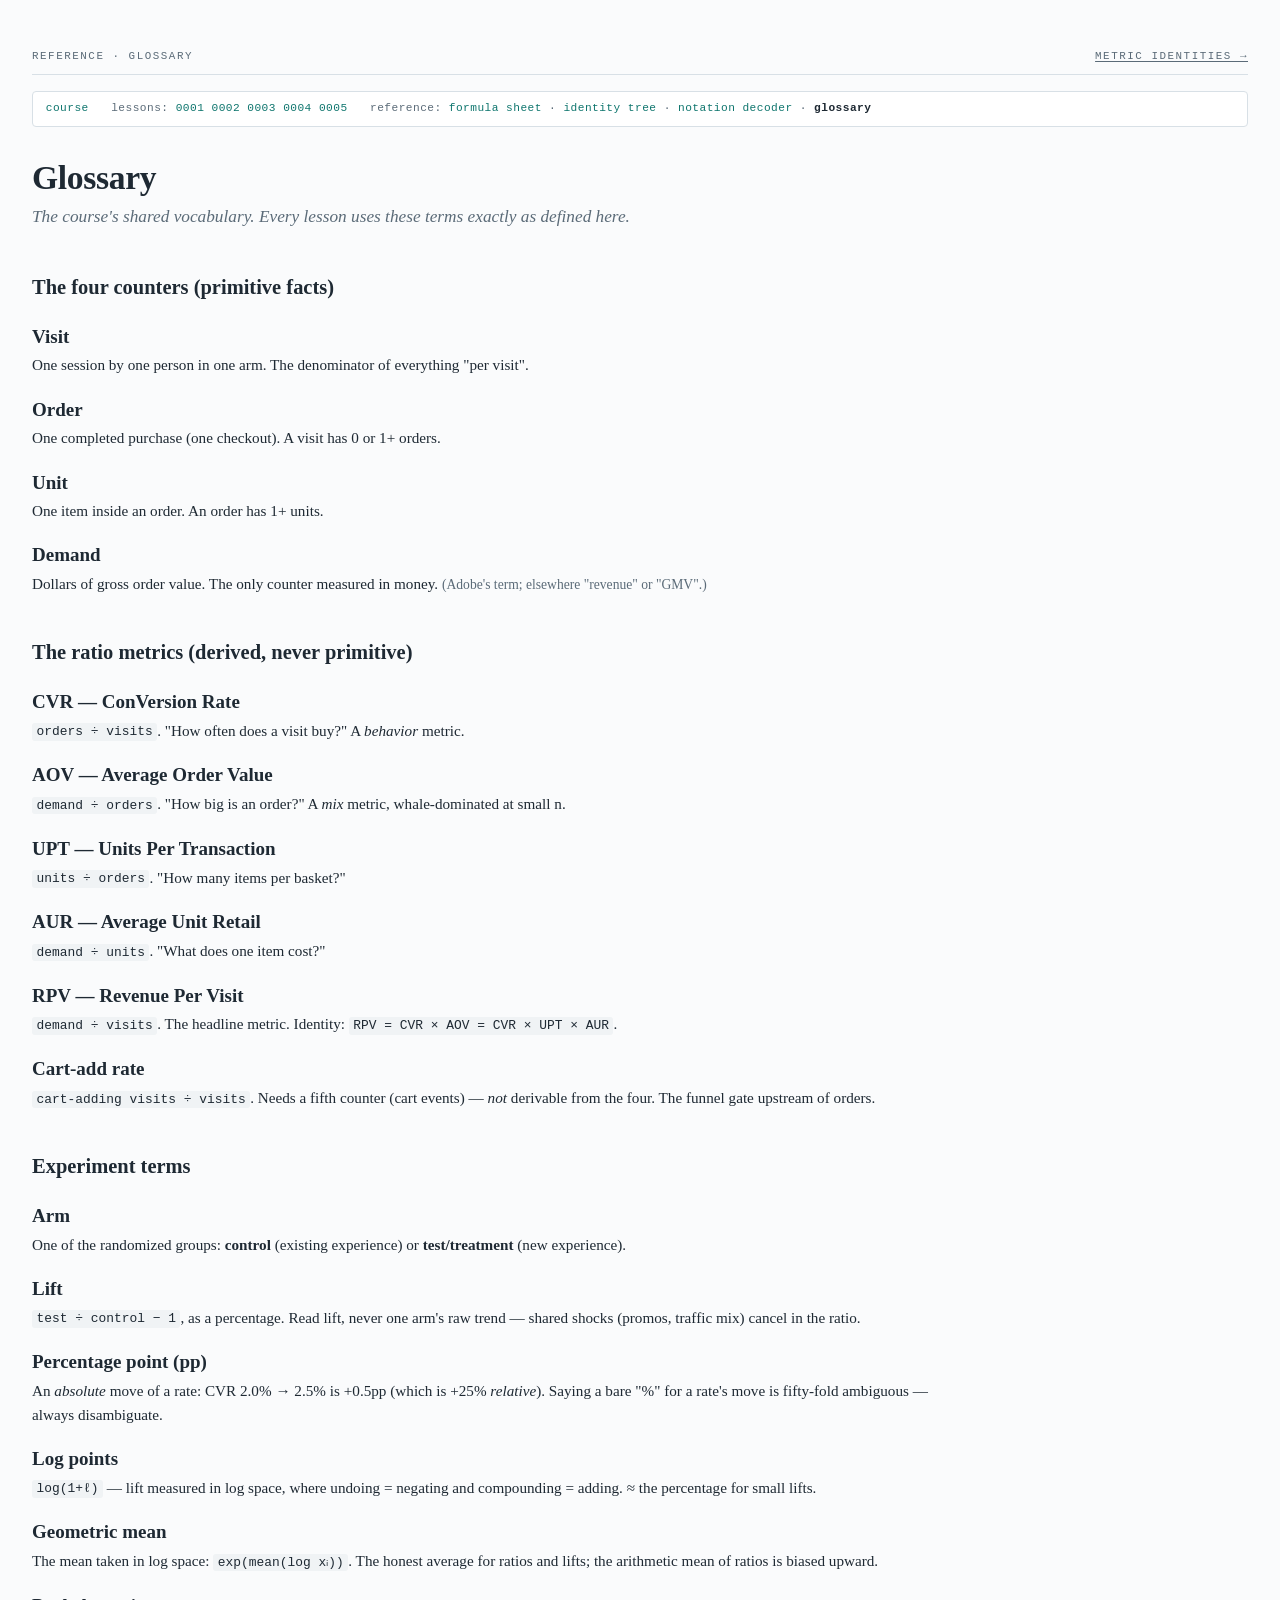
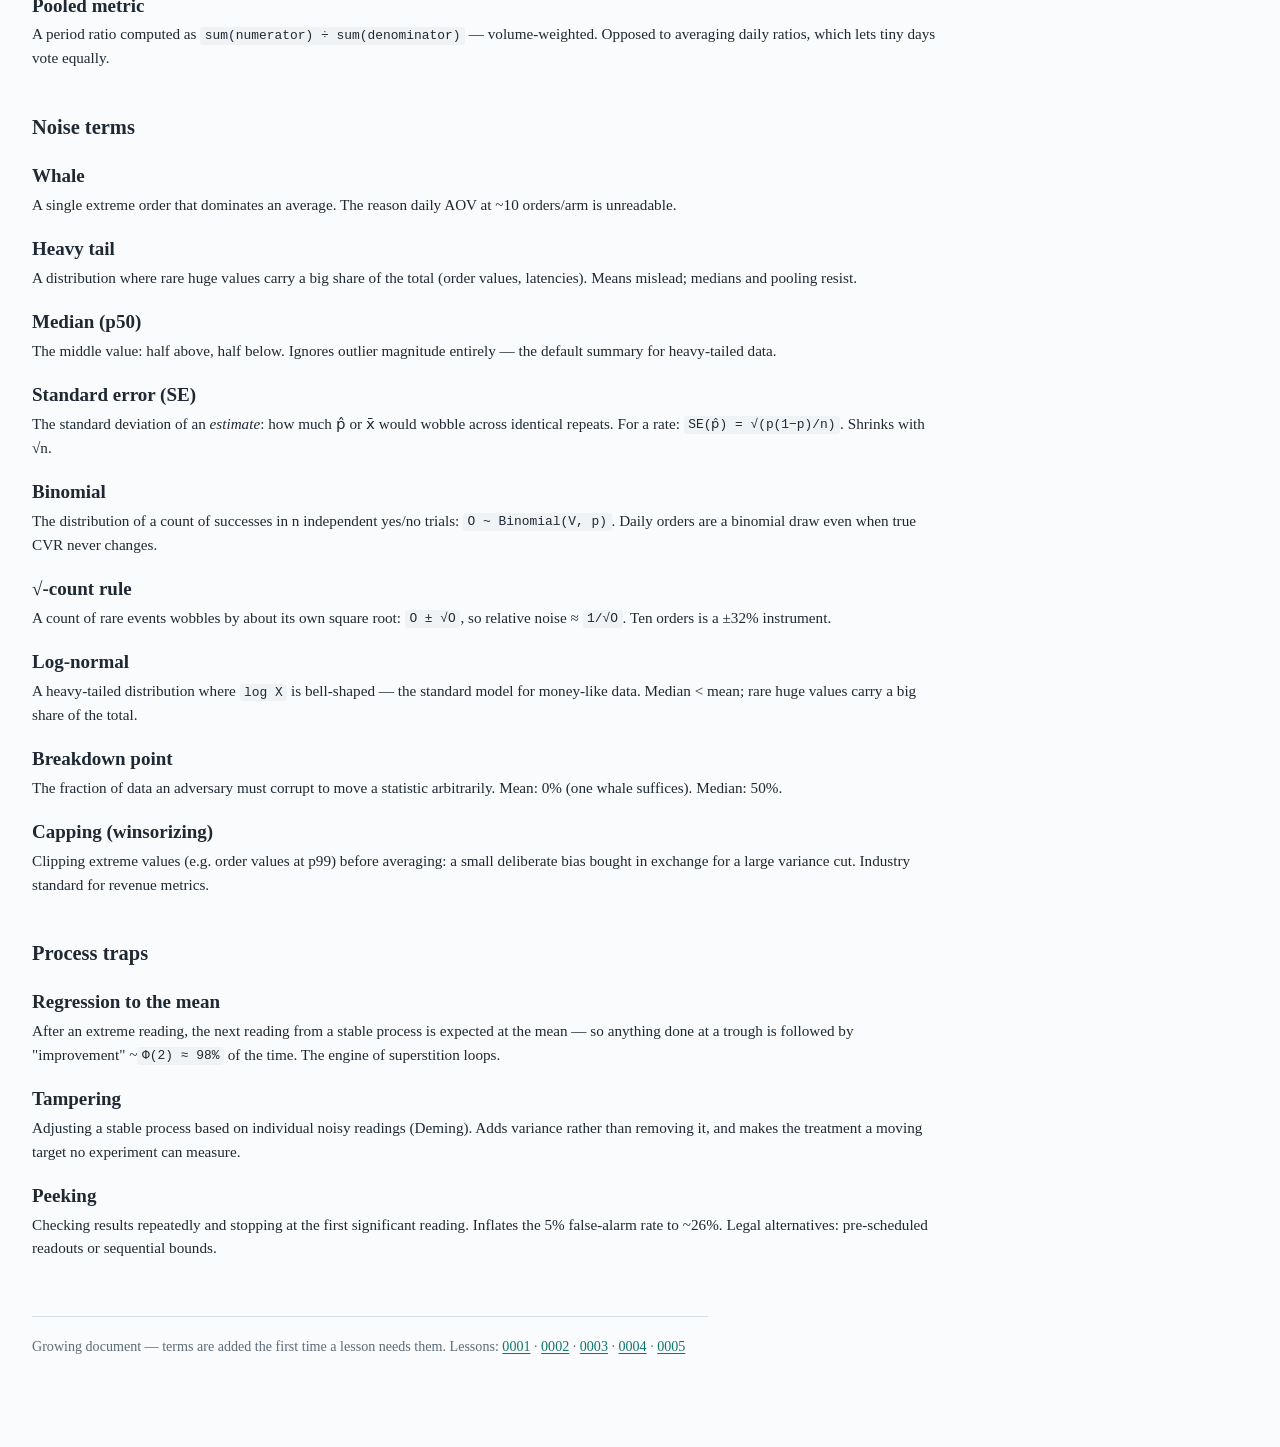
<file: data-analysis/reference/glossary.html>
<!DOCTYPE html>
<html lang="en">
<head>
<meta charset="utf-8">
<meta name="viewport" content="width=device-width, initial-scale=1">
<title>Glossary — Data Analysis from First Principles</title>
<link rel="stylesheet" href="../assets/course.css">
<style>
  dl { margin: 0; }
  dt { font-weight: 700; margin-top: 1.1rem; }
  dt code { font-weight: 400; }
  dd { margin: 0.15rem 0 0 0; font-size: 0.95rem; }
  dd .also { color: var(--muted); font-size: 0.85rem; }
</style>
</head>
<body>
<div class="page">
  <div class="eyebrow"><span>Reference · Glossary</span><span><a href="metric-identities.html">metric identities →</a></span></div>
  <h1>Glossary</h1>
  <p class="dek">The course's shared vocabulary. Every lesson uses these terms exactly as defined here.</p>

  <h2>The four counters (primitive facts)</h2>
  <dl>
    <dt id="visit">Visit</dt>
    <dd>One session by one person in one arm. The denominator of everything "per visit".</dd>
    <dt id="order">Order</dt>
    <dd>One completed purchase (one checkout). A visit has 0 or 1+ orders.</dd>
    <dt id="unit">Unit</dt>
    <dd>One item inside an order. An order has 1+ units.</dd>
    <dt id="demand">Demand</dt>
    <dd>Dollars of gross order value. The only counter measured in money. <span class="also">(Adobe's term; elsewhere "revenue" or "GMV".)</span></dd>
  </dl>

  <h2>The ratio metrics (derived, never primitive)</h2>
  <dl>
    <dt id="cvr">CVR — <b>C</b>on<b>V</b>ersion <b>R</b>ate</dt>
    <dd><code>orders ÷ visits</code>. "How often does a visit buy?" A <em>behavior</em> metric.</dd>
    <dt id="aov">AOV — <b>A</b>verage <b>O</b>rder <b>V</b>alue</dt>
    <dd><code>demand ÷ orders</code>. "How big is an order?" A <em>mix</em> metric, whale-dominated at small n.</dd>
    <dt id="upt">UPT — <b>U</b>nits <b>P</b>er <b>T</b>ransaction</dt>
    <dd><code>units ÷ orders</code>. "How many items per basket?"</dd>
    <dt id="aur">AUR — <b>A</b>verage <b>U</b>nit <b>R</b>etail</dt>
    <dd><code>demand ÷ units</code>. "What does one item cost?"</dd>
    <dt id="rpv">RPV — <b>R</b>evenue <b>P</b>er <b>V</b>isit</dt>
    <dd><code>demand ÷ visits</code>. The headline metric. Identity: <code>RPV = CVR × AOV = CVR × UPT × AUR</code>.</dd>
    <dt id="cartadd">Cart-add rate</dt>
    <dd><code>cart-adding visits ÷ visits</code>. Needs a fifth counter (cart events) — <em>not</em> derivable from the four. The funnel gate upstream of orders.</dd>
  </dl>

  <h2>Experiment terms</h2>
  <dl>
    <dt id="arm">Arm</dt>
    <dd>One of the randomized groups: <strong>control</strong> (existing experience) or <strong>test/treatment</strong> (new experience).</dd>
    <dt id="lift">Lift</dt>
    <dd><code>test ÷ control − 1</code>, as a percentage. Read lift, never one arm's raw trend — shared shocks (promos, traffic mix) cancel in the ratio.</dd>
    <dt id="pp">Percentage point (pp)</dt>
    <dd>An <em>absolute</em> move of a rate: CVR 2.0% → 2.5% is +0.5pp (which is +25% <em>relative</em>). Saying a bare "%" for a rate's move is fifty-fold ambiguous — always disambiguate.</dd>
    <dt id="logpoints">Log points</dt>
    <dd><code>log(1+ℓ)</code> — lift measured in log space, where undoing = negating and compounding = adding. ≈ the percentage for small lifts.</dd>
    <dt id="geomean">Geometric mean</dt>
    <dd>The mean taken in log space: <code>exp(mean(log xᵢ))</code>. The honest average for ratios and lifts; the arithmetic mean of ratios is biased upward.</dd>
    <dt id="pooled">Pooled metric</dt>
    <dd>A period ratio computed as <code>sum(numerator) ÷ sum(denominator)</code> — volume-weighted. Opposed to averaging daily ratios, which lets tiny days vote equally.</dd>
  </dl>

  <h2>Noise terms</h2>
  <dl>
    <dt id="whale">Whale</dt>
    <dd>A single extreme order that dominates an average. The reason daily AOV at ~10 orders/arm is unreadable.</dd>
    <dt id="heavytail">Heavy tail</dt>
    <dd>A distribution where rare huge values carry a big share of the total (order values, latencies). Means mislead; medians and pooling resist.</dd>
    <dt id="p50">Median (p50)</dt>
    <dd>The middle value: half above, half below. Ignores outlier magnitude entirely — the default summary for heavy-tailed data.</dd>
    <dt id="se">Standard error (SE)</dt>
    <dd>The standard deviation of an <em>estimate</em>: how much p̂ or x̄ would wobble across identical repeats. For a rate: <code>SE(p̂) = √(p(1−p)/n)</code>. Shrinks with √n.</dd>
    <dt id="binomial">Binomial</dt>
    <dd>The distribution of a count of successes in n independent yes/no trials: <code>O ~ Binomial(V, p)</code>. Daily orders are a binomial draw even when true CVR never changes.</dd>
    <dt id="rootcount">√-count rule</dt>
    <dd>A count of rare events wobbles by about its own square root: <code>O ± √O</code>, so relative noise ≈ <code>1/√O</code>. Ten orders is a ±32% instrument.</dd>
    <dt id="lognormal">Log-normal</dt>
    <dd>A heavy-tailed distribution where <code>log X</code> is bell-shaped — the standard model for money-like data. Median &lt; mean; rare huge values carry a big share of the total.</dd>
    <dt id="breakdown">Breakdown point</dt>
    <dd>The fraction of data an adversary must corrupt to move a statistic arbitrarily. Mean: 0% (one whale suffices). Median: 50%.</dd>
    <dt id="capping">Capping (winsorizing)</dt>
    <dd>Clipping extreme values (e.g. order values at p99) before averaging: a small deliberate bias bought in exchange for a large variance cut. Industry standard for revenue metrics.</dd>
  </dl>

  <h2>Process traps</h2>
  <dl>
    <dt id="rtm">Regression to the mean</dt>
    <dd>After an extreme reading, the next reading from a stable process is expected at the mean — so anything done at a trough is followed by "improvement" ~<code>Φ(2) ≈ 98%</code> of the time. The engine of superstition loops.</dd>
    <dt id="tampering">Tampering</dt>
    <dd>Adjusting a stable process based on individual noisy readings (Deming). Adds variance rather than removing it, and makes the treatment a moving target no experiment can measure.</dd>
    <dt id="peeking">Peeking</dt>
    <dd>Checking results repeatedly and stopping at the first significant reading. Inflates the 5% false-alarm rate to ~26%. Legal alternatives: pre-scheduled readouts or sequential bounds.</dd>
  </dl>

  <p class="foot">Growing document — terms are added the first time a lesson needs them.
  Lessons: <a href="../lessons/0001-the-metric-ledger.html">0001</a> ·
  <a href="../lessons/0002-counting-noise.html">0002</a> ·
  <a href="../lessons/0003-heavy-tails-and-whales.html">0003</a> ·
  <a href="../lessons/0004-reading-while-running.html">0004</a> ·
  <a href="../lessons/0005-lifts-ratios-logs.html">0005</a></p>
</div>
<script src="../assets/manifest.js"></script>
<script src="../assets/nav.js"></script>
</body>
</html>
</file>
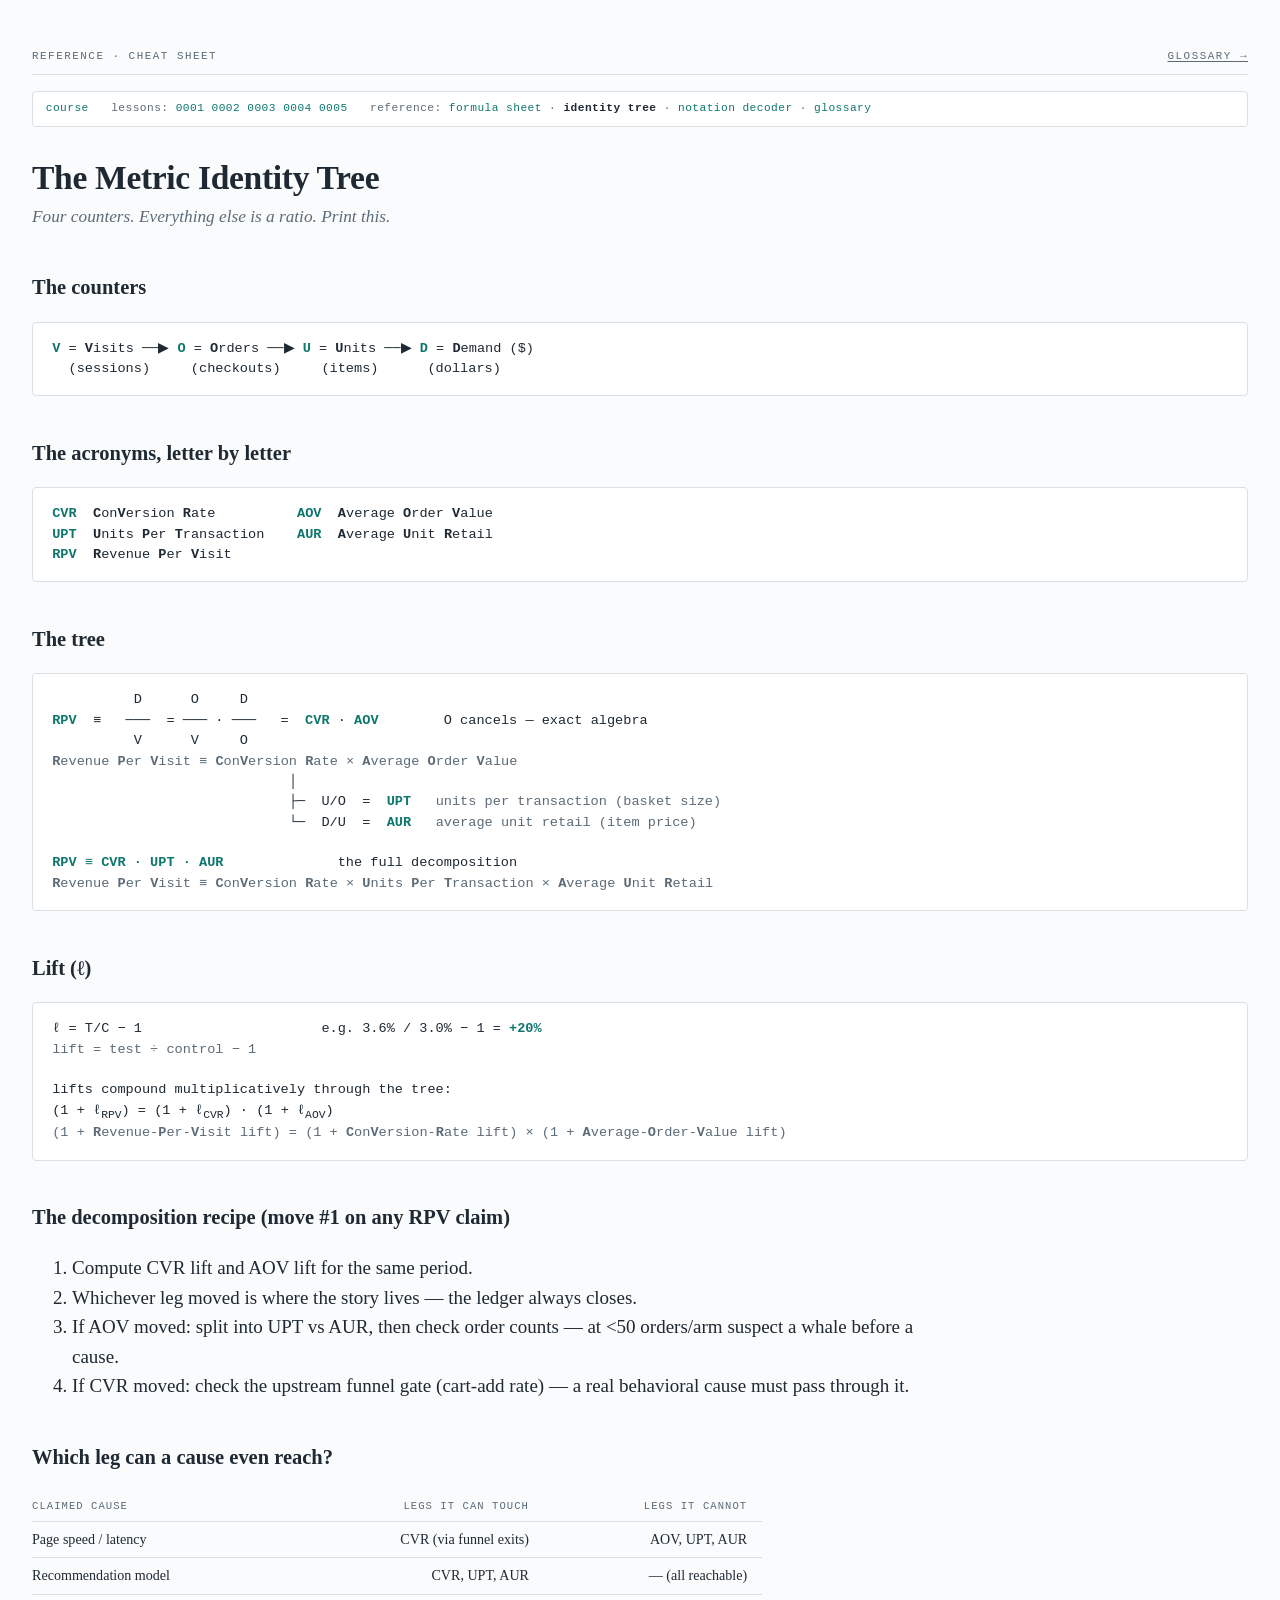
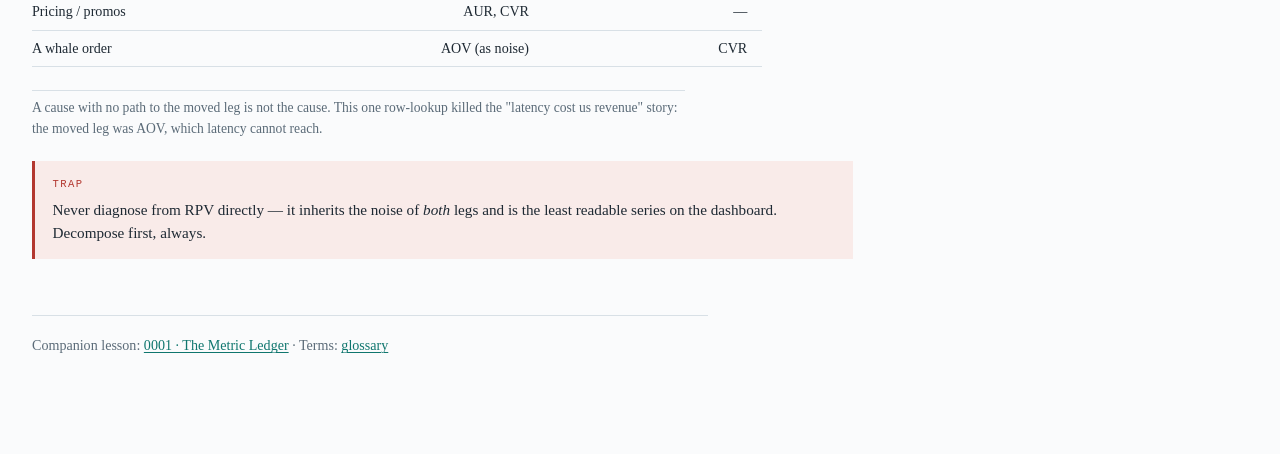
<file: data-analysis/reference/metric-identities.html>
<!DOCTYPE html>
<html lang="en">
<head>
<meta charset="utf-8">
<meta name="viewport" content="width=device-width, initial-scale=1">
<title>The Metric Identity Tree — Reference</title>
<link rel="stylesheet" href="../assets/course.css">
</head>
<body>
<div class="page">
  <div class="eyebrow"><span>Reference · Cheat sheet</span><span><a href="glossary.html">glossary →</a></span></div>
  <h1>The Metric Identity Tree</h1>
  <p class="dek">Four counters. Everything else is a ratio. Print this.</p>

  <h2>The counters</h2>
  <pre class="tree">
<span class="hl">V</span> = <b>V</b>isits ──▶ <span class="hl">O</span> = <b>O</b>rders ──▶ <span class="hl">U</span> = <b>U</b>nits ──▶ <span class="hl">D</span> = <b>D</b>emand ($)
  (sessions)     (checkouts)     (items)      (dollars)</pre>

  <h2>The acronyms, letter by letter</h2>
  <pre class="formula"><span class="hl">CVR</span>  <b>C</b>on<b>V</b>ersion <b>R</b>ate          <span class="hl">AOV</span>  <b>A</b>verage <b>O</b>rder <b>V</b>alue
<span class="hl">UPT</span>  <b>U</b>nits <b>P</b>er <b>T</b>ransaction    <span class="hl">AUR</span>  <b>A</b>verage <b>U</b>nit <b>R</b>etail
<span class="hl">RPV</span>  <b>R</b>evenue <b>P</b>er <b>V</b>isit</pre>

  <h2>The tree</h2>
  <pre class="tree">
          D      O     D
<span class="hl">RPV</span>  ≡   ───  = ─── · ───   =  <span class="hl">CVR</span> · <span class="hl">AOV</span>        O cancels — exact algebra
          V      V     O
<span class="dim"><b>R</b>evenue <b>P</b>er <b>V</b>isit ≡ <b>C</b>on<b>V</b>ersion <b>R</b>ate × <b>A</b>verage <b>O</b>rder <b>V</b>alue</span>
                             │
                             ├─  U/O  =  <span class="hl">UPT</span>   <span class="dim">units per transaction (basket size)</span>
                             └─  D/U  =  <span class="hl">AUR</span>   <span class="dim">average unit retail (item price)</span>

<span class="hl">RPV ≡ CVR · UPT · AUR</span>              the full decomposition
<span class="dim"><b>R</b>evenue <b>P</b>er <b>V</b>isit ≡ <b>C</b>on<b>V</b>ersion <b>R</b>ate × <b>U</b>nits <b>P</b>er <b>T</b>ransaction × <b>A</b>verage <b>U</b>nit <b>R</b>etail</span></pre>

  <h2>Lift (ℓ)</h2>
  <pre class="formula">ℓ = T/C − 1                      e.g. 3.6% / 3.0% − 1 = <span class="hl">+20%</span>
<span class="dim">lift = test ÷ control − 1</span>

lifts compound multiplicatively through the tree:
(1 + ℓ<sub>RPV</sub>) = (1 + ℓ<sub>CVR</sub>) · (1 + ℓ<sub>AOV</sub>)
<span class="dim">(1 + <b>R</b>evenue-<b>P</b>er-<b>V</b>isit lift) = (1 + <b>C</b>on<b>V</b>ersion-<b>R</b>ate lift) × (1 + <b>A</b>verage-<b>O</b>rder-<b>V</b>alue lift)</span></pre>

  <h2>The decomposition recipe (move #1 on any RPV claim)</h2>
  <ol>
    <li>Compute CVR lift and AOV lift for the same period.</li>
    <li>Whichever leg moved is where the story lives — the ledger always closes.</li>
    <li>If AOV moved: split into UPT vs AUR, then check order counts — at &lt;50 orders/arm suspect a whale before a cause.</li>
    <li>If CVR moved: check the upstream funnel gate (cart-add rate) — a real behavioral cause must pass through it.</li>
  </ol>

  <h2>Which leg can a cause even reach?</h2>
  <div class="tablewrap"><table>
    <tr><th>Claimed cause</th><th>Legs it can touch</th><th>Legs it cannot</th></tr>
    <tr><td>Page speed / latency</td><td>CVR (via funnel exits)</td><td>AOV, UPT, AUR</td></tr>
    <tr><td>Recommendation model</td><td>CVR, UPT, AUR</td><td>— (all reachable)</td></tr>
    <tr><td>Pricing / promos</td><td>AUR, CVR</td><td>—</td></tr>
    <tr><td>A whale order</td><td>AOV (as noise)</td><td>CVR</td></tr>
  </table></div>
  <p class="note">A cause with no path to the moved leg is not the cause. This one row-lookup killed the
  "latency cost us revenue" story: the moved leg was AOV, which latency cannot reach.</p>

  <div class="trapbox"><span class="label">Trap</span>
  Never diagnose from RPV directly — it inherits the noise of <em>both</em> legs and is the least
  readable series on the dashboard. Decompose first, always.</div>

  <p class="foot">Companion lesson: <a href="../lessons/0001-the-metric-ledger.html">0001 · The Metric Ledger</a> ·
  Terms: <a href="glossary.html">glossary</a></p>
</div>
<script src="../assets/manifest.js"></script>
<script src="../assets/nav.js"></script>
</body>
</html>
</file>
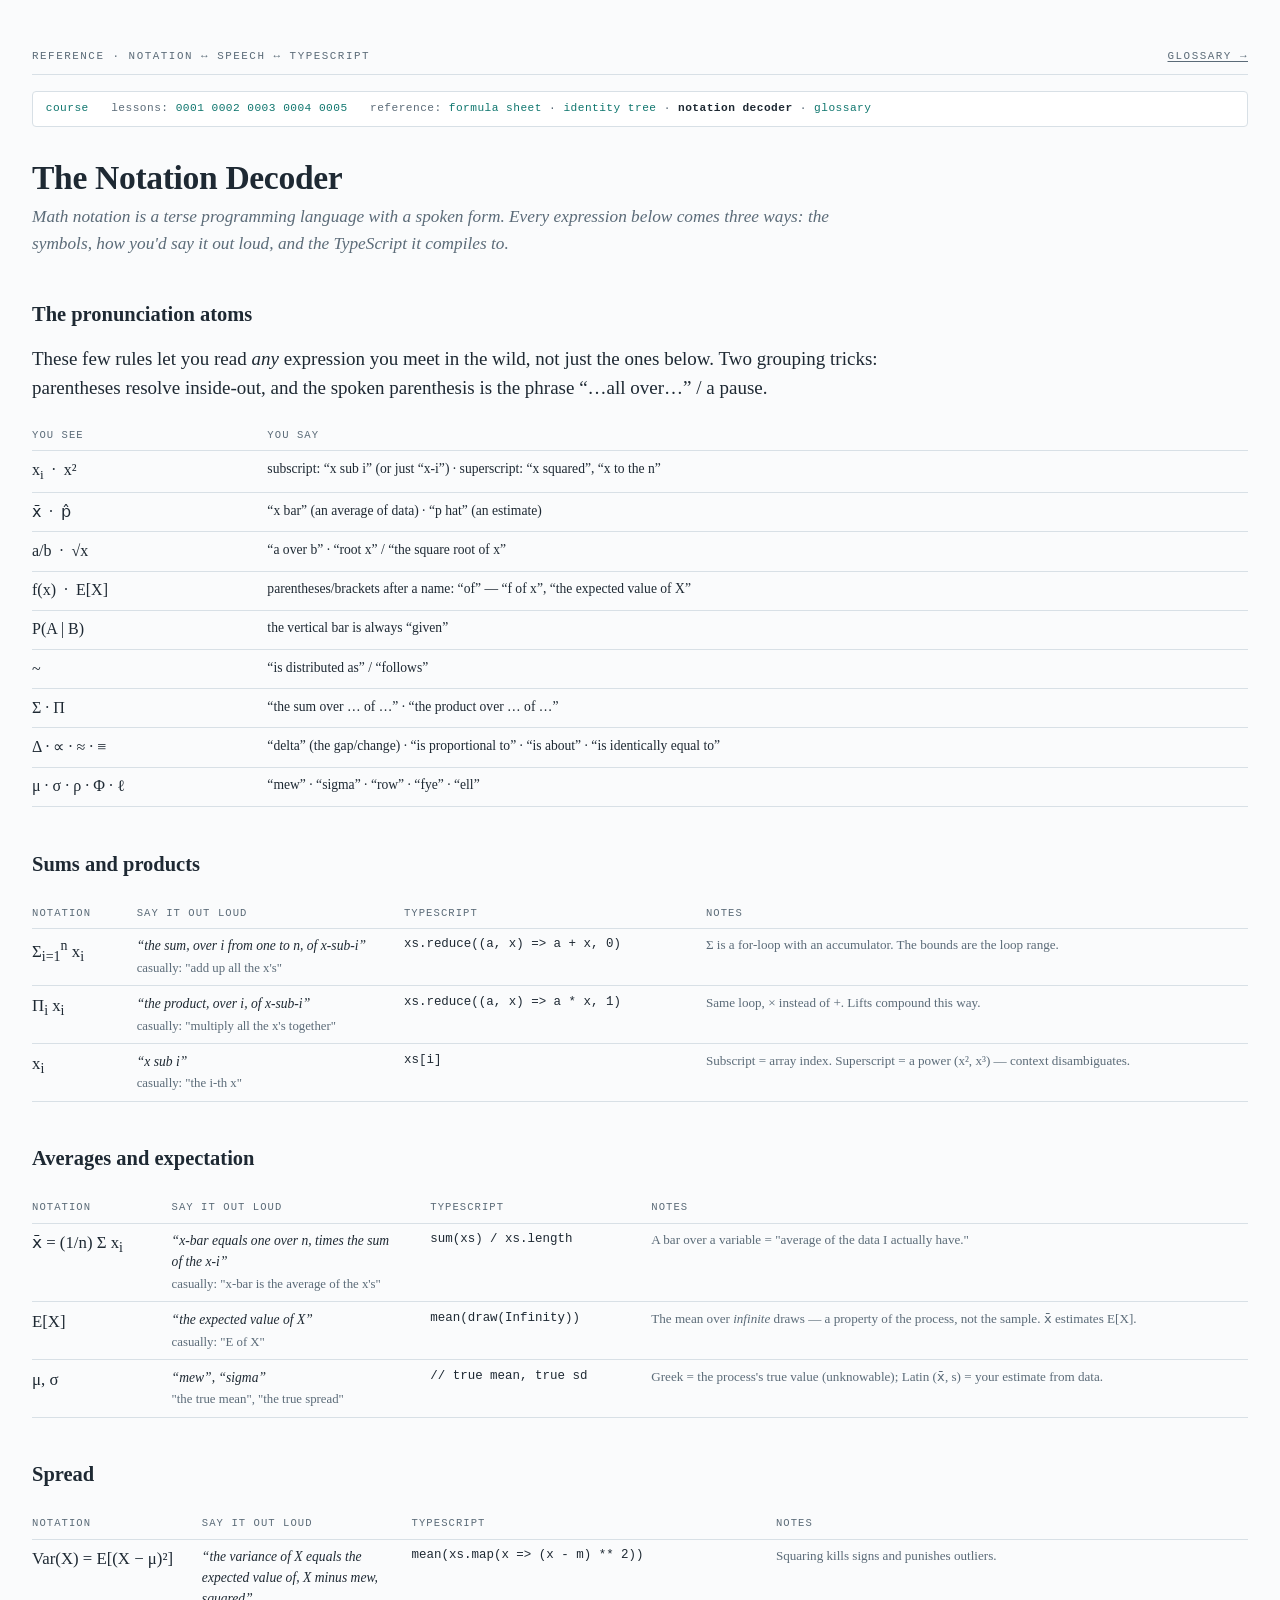
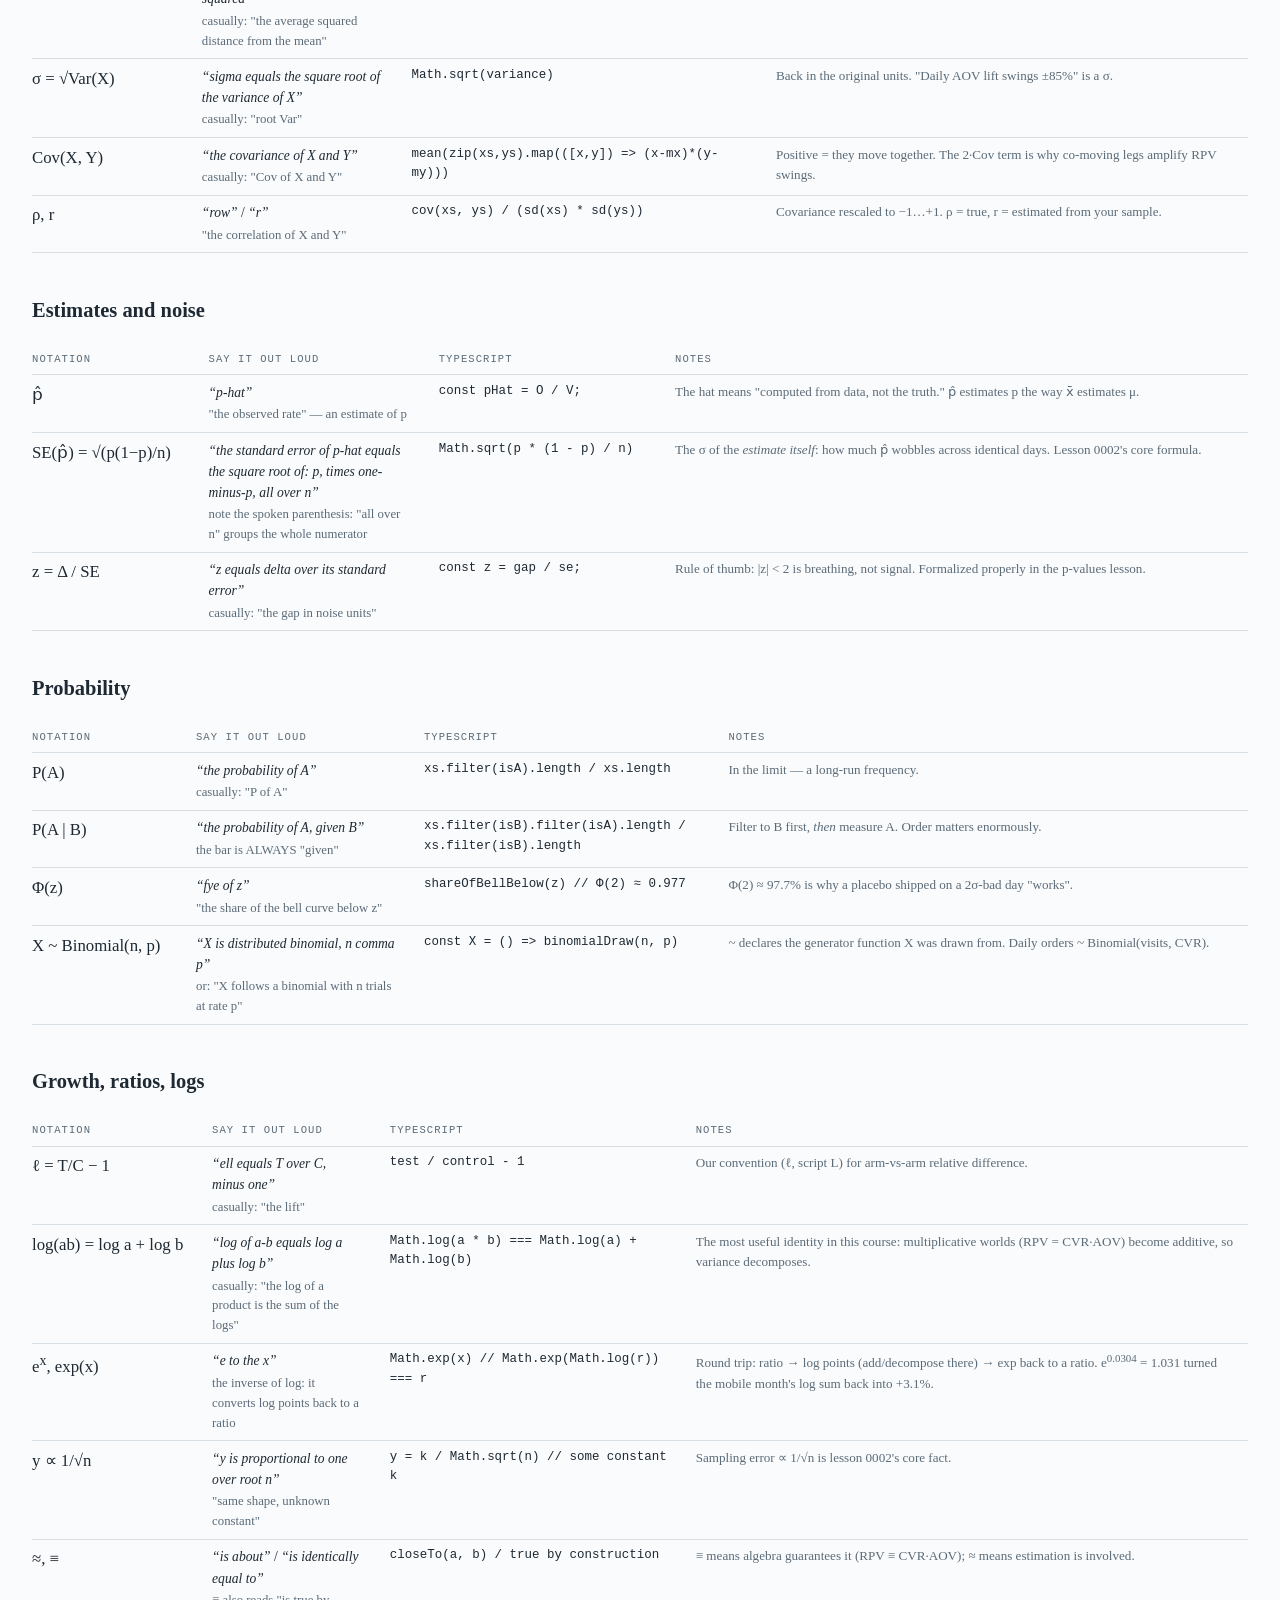
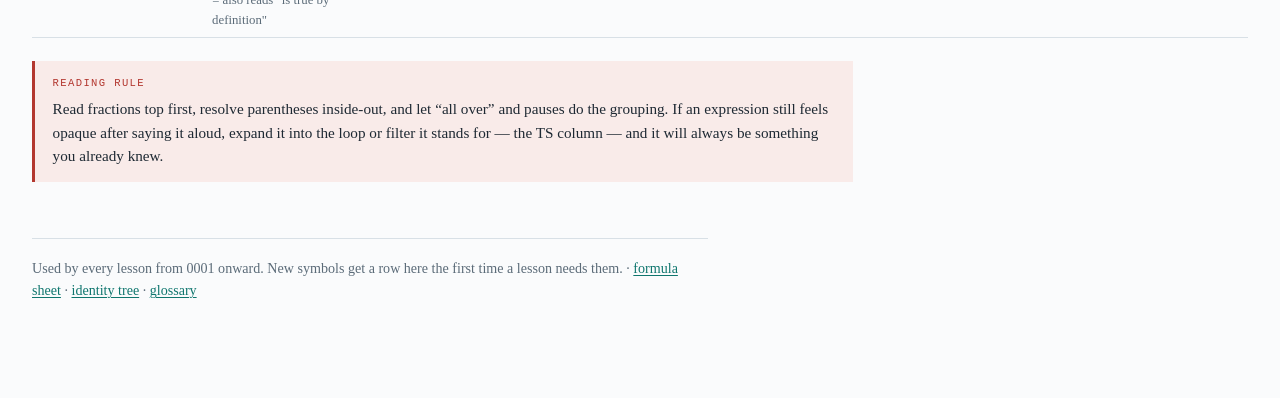
<file: data-analysis/reference/notation-decoder.html>
<!DOCTYPE html>
<html lang="en">
<head>
<meta charset="utf-8">
<meta name="viewport" content="width=device-width, initial-scale=1">
<title>The Notation Decoder — Reference</title>
<link rel="stylesheet" href="../assets/course.css">
<style>
  table.decoder { width: 100%; }
  table.decoder td, table.decoder th { text-align: left; vertical-align: top; }
  td.sym { font-size: 1.05rem; white-space: nowrap; font-variant-numeric: normal; }
  td.read { color: var(--ink); font-size: 0.85rem; max-width: 16em; }
  td.read q { font-style: italic; }
  td.read .cas { color: var(--muted); display: block; margin-top: 0.15rem; font-size: 0.8rem; }
  td.ts { font-family: var(--mono); font-size: 0.78rem; }
  td.why { font-size: 0.82rem; color: var(--muted); }
  table.atoms td { font-size: 0.85rem; }
  table.atoms td.sym { font-size: 1rem; }
</style>
</head>
<body>
<div class="page">
  <div class="eyebrow"><span>Reference · Notation ↔ Speech ↔ TypeScript</span><span><a href="glossary.html">glossary →</a></span></div>
  <h1>The Notation Decoder</h1>
  <p class="dek">Math notation is a terse programming language with a spoken form. Every expression below comes three ways: the symbols, how you'd say it out loud, and the TypeScript it compiles to.</p>

  <h2>The pronunciation atoms</h2>
  <p>These few rules let you read <em>any</em> expression you meet in the wild, not just the ones below.
  Two grouping tricks: parentheses resolve inside-out, and the spoken parenthesis is the phrase
  <q>…all over…</q> / a pause.</p>
  <div class="tablewrap"><table class="decoder atoms">
    <tr><th>You see</th><th>You say</th></tr>
    <tr><td class="sym">x<sub>i</sub> &nbsp;·&nbsp; x²</td><td>subscript: <q>x sub i</q> (or just <q>x-i</q>) · superscript: <q>x squared</q>, <q>x to the n</q></td></tr>
    <tr><td class="sym">x̄ &nbsp;·&nbsp; p̂</td><td><q>x bar</q> (an average of data) · <q>p hat</q> (an estimate)</td></tr>
    <tr><td class="sym">a/b &nbsp;·&nbsp; √x</td><td><q>a over b</q> · <q>root x</q> / <q>the square root of x</q></td></tr>
    <tr><td class="sym">f(x) &nbsp;·&nbsp; E[X]</td><td>parentheses/brackets after a name: <q>of</q> — <q>f of x</q>, <q>the expected value of X</q></td></tr>
    <tr><td class="sym">P(A | B)</td><td>the vertical bar is always <q>given</q></td></tr>
    <tr><td class="sym">~</td><td><q>is distributed as</q> / <q>follows</q></td></tr>
    <tr><td class="sym">Σ · Π</td><td><q>the sum over … of …</q> · <q>the product over … of …</q></td></tr>
    <tr><td class="sym">Δ · ∝ · ≈ · ≡</td><td><q>delta</q> (the gap/change) · <q>is proportional to</q> · <q>is about</q> · <q>is identically equal to</q></td></tr>
    <tr><td class="sym">μ · σ · ρ · Φ · ℓ</td><td><q>mew</q> · <q>sigma</q> · <q>row</q> · <q>fye</q> · <q>ell</q></td></tr>
  </table></div>

  <h2>Sums and products</h2>
  <div class="tablewrap"><table class="decoder">
    <tr><th>Notation</th><th>Say it out loud</th><th>TypeScript</th><th>Notes</th></tr>
    <tr><td class="sym" id="sum">Σ<sub>i=1</sub><sup>n</sup> x<sub>i</sub></td>
        <td class="read"><q>the sum, over i from one to n, of x-sub-i</q><span class="cas">casually: "add up all the x's"</span></td>
        <td class="ts">xs.reduce((a, x) => a + x, 0)</td>
        <td class="why">Σ is a for-loop with an accumulator. The bounds are the loop range.</td></tr>
    <tr><td class="sym" id="prod">Π<sub>i</sub> x<sub>i</sub></td>
        <td class="read"><q>the product, over i, of x-sub-i</q><span class="cas">casually: "multiply all the x's together"</span></td>
        <td class="ts">xs.reduce((a, x) => a * x, 1)</td>
        <td class="why">Same loop, × instead of +. Lifts compound this way.</td></tr>
    <tr><td class="sym" id="index">x<sub>i</sub></td>
        <td class="read"><q>x sub i</q><span class="cas">casually: "the i-th x"</span></td>
        <td class="ts">xs[i]</td>
        <td class="why">Subscript = array index. Superscript = a power (x², x³) — context disambiguates.</td></tr>
  </table></div>

  <h2>Averages and expectation</h2>
  <div class="tablewrap"><table class="decoder">
    <tr><th>Notation</th><th>Say it out loud</th><th>TypeScript</th><th>Notes</th></tr>
    <tr><td class="sym" id="mean">x̄ = (1/n) Σ x<sub>i</sub></td>
        <td class="read"><q>x-bar equals one over n, times the sum of the x-i</q><span class="cas">casually: "x-bar is the average of the x's"</span></td>
        <td class="ts">sum(xs) / xs.length</td>
        <td class="why">A bar over a variable = "average of the data I actually have."</td></tr>
    <tr><td class="sym" id="expect">E[X]</td>
        <td class="read"><q>the expected value of X</q><span class="cas">casually: "E of X"</span></td>
        <td class="ts">mean(draw(Infinity))</td>
        <td class="why">The mean over <em>infinite</em> draws — a property of the process, not the sample. x̄ estimates E[X].</td></tr>
    <tr><td class="sym" id="mu">μ, σ</td>
        <td class="read"><q>mew</q>, <q>sigma</q><span class="cas">"the true mean", "the true spread"</span></td>
        <td class="ts">// true mean, true sd</td>
        <td class="why">Greek = the process's true value (unknowable); Latin (x̄, s) = your estimate from data.</td></tr>
  </table></div>

  <h2>Spread</h2>
  <div class="tablewrap"><table class="decoder">
    <tr><th>Notation</th><th>Say it out loud</th><th>TypeScript</th><th>Notes</th></tr>
    <tr><td class="sym" id="var">Var(X) = E[(X − μ)²]</td>
        <td class="read"><q>the variance of X equals the expected value of, X minus mew, squared</q><span class="cas">casually: "the average squared distance from the mean"</span></td>
        <td class="ts">mean(xs.map(x => (x - m) ** 2))</td>
        <td class="why">Squaring kills signs and punishes outliers.</td></tr>
    <tr><td class="sym" id="sd">σ = √Var(X)</td>
        <td class="read"><q>sigma equals the square root of the variance of X</q><span class="cas">casually: "root Var"</span></td>
        <td class="ts">Math.sqrt(variance)</td>
        <td class="why">Back in the original units. "Daily AOV lift swings ±85%" is a σ.</td></tr>
    <tr><td class="sym" id="cov">Cov(X, Y)</td>
        <td class="read"><q>the covariance of X and Y</q><span class="cas">casually: "Cov of X and Y"</span></td>
        <td class="ts">mean(zip(xs,ys).map(([x,y]) => (x-mx)*(y-my)))</td>
        <td class="why">Positive = they move together. The 2·Cov term is why co-moving legs amplify RPV swings.</td></tr>
    <tr><td class="sym" id="corr">ρ, r</td>
        <td class="read"><q>row</q> / <q>r</q><span class="cas">"the correlation of X and Y"</span></td>
        <td class="ts">cov(xs, ys) / (sd(xs) * sd(ys))</td>
        <td class="why">Covariance rescaled to −1…+1. ρ = true, r = estimated from your sample.</td></tr>
  </table></div>

  <h2>Estimates and noise</h2>
  <div class="tablewrap"><table class="decoder">
    <tr><th>Notation</th><th>Say it out loud</th><th>TypeScript</th><th>Notes</th></tr>
    <tr><td class="sym" id="hat">p̂</td>
        <td class="read"><q>p-hat</q><span class="cas">"the observed rate" — an estimate of p</span></td>
        <td class="ts">const pHat = O / V;</td>
        <td class="why">The hat means "computed from data, not the truth." p̂ estimates p the way x̄ estimates μ.</td></tr>
    <tr><td class="sym" id="se">SE(p̂) = √(p(1−p)/n)</td>
        <td class="read"><q>the standard error of p-hat equals the square root of: p, times one-minus-p, all over n</q><span class="cas">note the spoken parenthesis: "all over n" groups the whole numerator</span></td>
        <td class="ts">Math.sqrt(p * (1 - p) / n)</td>
        <td class="why">The σ of the <em>estimate itself</em>: how much p̂ wobbles across identical days. Lesson 0002's core formula.</td></tr>
    <tr><td class="sym" id="z">z = Δ / SE</td>
        <td class="read"><q>z equals delta over its standard error</q><span class="cas">casually: "the gap in noise units"</span></td>
        <td class="ts">const z = gap / se;</td>
        <td class="why">Rule of thumb: |z| &lt; 2 is breathing, not signal. Formalized properly in the p-values lesson.</td></tr>
  </table></div>

  <h2>Probability</h2>
  <div class="tablewrap"><table class="decoder">
    <tr><th>Notation</th><th>Say it out loud</th><th>TypeScript</th><th>Notes</th></tr>
    <tr><td class="sym" id="prob">P(A)</td>
        <td class="read"><q>the probability of A</q><span class="cas">casually: "P of A"</span></td>
        <td class="ts">xs.filter(isA).length / xs.length</td>
        <td class="why">In the limit — a long-run frequency.</td></tr>
    <tr><td class="sym" id="cond">P(A | B)</td>
        <td class="read"><q>the probability of A, given B</q><span class="cas">the bar is ALWAYS "given"</span></td>
        <td class="ts">xs.filter(isB).filter(isA).length /<br>xs.filter(isB).length</td>
        <td class="why">Filter to B first, <em>then</em> measure A. Order matters enormously.</td></tr>
    <tr><td class="sym" id="phi">Φ(z)</td>
        <td class="read"><q>fye of z</q><span class="cas">"the share of the bell curve below z"</span></td>
        <td class="ts">shareOfBellBelow(z)  // Φ(2) ≈ 0.977</td>
        <td class="why">Φ(2) ≈ 97.7% is why a placebo shipped on a 2σ-bad day "works".</td></tr>
    <tr><td class="sym" id="dist">X ~ Binomial(n, p)</td>
        <td class="read"><q>X is distributed binomial, n comma p</q><span class="cas">or: "X follows a binomial with n trials at rate p"</span></td>
        <td class="ts">const X = () => binomialDraw(n, p)</td>
        <td class="why">~ declares the generator function X was drawn from. Daily orders ~ Binomial(visits, CVR).</td></tr>
  </table></div>

  <h2>Growth, ratios, logs</h2>
  <div class="tablewrap"><table class="decoder">
    <tr><th>Notation</th><th>Say it out loud</th><th>TypeScript</th><th>Notes</th></tr>
    <tr><td class="sym" id="lift">ℓ = T/C − 1</td>
        <td class="read"><q>ell equals T over C, minus one</q><span class="cas">casually: "the lift"</span></td>
        <td class="ts">test / control - 1</td>
        <td class="why">Our convention (ℓ, script L) for arm-vs-arm relative difference.</td></tr>
    <tr><td class="sym" id="log">log(ab) = log a + log b</td>
        <td class="read"><q>log of a-b equals log a plus log b</q><span class="cas">casually: "the log of a product is the sum of the logs"</span></td>
        <td class="ts">Math.log(a * b) === Math.log(a) + Math.log(b)</td>
        <td class="why">The most useful identity in this course: multiplicative worlds (RPV = CVR·AOV) become additive, so variance decomposes.</td></tr>
    <tr><td class="sym" id="exp">e<sup>x</sup>, exp(x)</td>
        <td class="read"><q>e to the x</q><span class="cas">the inverse of log: it converts log points back to a ratio</span></td>
        <td class="ts">Math.exp(x)  // Math.exp(Math.log(r)) === r</td>
        <td class="why">Round trip: ratio → log points (add/decompose there) → exp back to a ratio. e<sup>0.0304</sup> = 1.031 turned the mobile month's log sum back into +3.1%.</td></tr>
    <tr><td class="sym" id="prop">y ∝ 1/√n</td>
        <td class="read"><q>y is proportional to one over root n</q><span class="cas">"same shape, unknown constant"</span></td>
        <td class="ts">y = k / Math.sqrt(n)  // some constant k</td>
        <td class="why">Sampling error ∝ 1/√n is lesson 0002's core fact.</td></tr>
    <tr><td class="sym" id="approx">≈, ≡</td>
        <td class="read"><q>is about</q> / <q>is identically equal to</q><span class="cas">≡ also reads "is true by definition"</span></td>
        <td class="ts">closeTo(a, b) / true by construction</td>
        <td class="why">≡ means algebra guarantees it (RPV ≡ CVR·AOV); ≈ means estimation is involved.</td></tr>
  </table></div>

  <div class="trapbox"><span class="label">Reading rule</span>
  Read fractions top first, resolve parentheses inside-out, and let <q>all over</q> and pauses do the
  grouping. If an expression still feels opaque after saying it aloud, expand it into the loop or filter
  it stands for — the TS column — and it will always be something you already knew.</div>

  <p class="foot">Used by every lesson from 0001 onward. New symbols get a row here the first time a lesson needs them.
  · <a href="formula-sheet.html">formula sheet</a> · <a href="metric-identities.html">identity tree</a> · <a href="glossary.html">glossary</a></p>
</div>
<script src="../assets/manifest.js"></script>
<script src="../assets/nav.js"></script>
</body>
</html>
</file>
<file: assets/course.css>
/* do-math-errday — shared course stylesheet
   Tufte-inspired: generous margins, readable measure, restrained color. */

:root {
  --ink: #1a1a1a;
  --paper: #fffff8;
  --accent: #b3412c;      /* earned-formula / trophy red */
  --info: #2c5fb3;        /* links, interactive affordances */
  --ok: #2e7d32;
  --bad: #c62828;
  --muted: #767676;
  --card: #f7f6ee;
  --border: #e0ded2;
  --mono: "SF Mono", "Fira Code", Menlo, Consolas, monospace;
  --serif: "Palatino", "Palatino Linotype", Georgia, serif;
}

html { font-size: 17px; }

body {
  font-family: var(--serif);
  background: var(--paper);
  color: var(--ink);
  line-height: 1.6;
  margin: 0;
  padding: 0;
  display: grid;
  grid-template-columns: 250px 1fr;
  grid-template-rows: 56px 1fr;
  grid-template-areas: "header header" "sidebar content";
  min-height: 100vh;
}

/* ── Site header + sidebar navigation ── */
.site-header {
  grid-area: header;
  position: sticky;
  top: 0;
  z-index: 100;
  display: flex;
  align-items: center;
  gap: 0.9rem;
  padding: 0 1.2rem;
  background: var(--paper);
  border-bottom: 1px solid var(--border);
}
.site-title {
  font-family: var(--serif);
  font-size: 1.05rem;
  font-weight: 700;
  color: var(--ink);
  text-decoration: none;
  letter-spacing: 0.02em;
}
.nav-toggle {
  display: none;
  font-size: 1.3rem;
  line-height: 1;
  background: none;
  border: 1px solid var(--border);
  border-radius: 6px;
  padding: 0.3rem 0.55rem;
  cursor: pointer;
  color: var(--ink);
}

.site-sidebar {
  grid-area: sidebar;
  position: sticky;
  top: 56px;
  height: calc(100vh - 56px);
  overflow-y: auto;
  background: var(--card);
  border-right: 1px solid var(--border);
  box-sizing: border-box;
}
.sidebar-inner { padding: 1.1rem 0.7rem 2rem; }
.side-group-label {
  font-size: 0.7rem;
  letter-spacing: 0.12em;
  text-transform: uppercase;
  color: var(--muted);
  margin: 1.2rem 0 0.4rem;
  padding: 0 0.5rem;
}
.side-group-label:first-of-type { margin-top: 0.3rem; }
.side-link {
  display: block;
  padding: 0.45rem 0.6rem;
  margin: 0.1rem 0;
  border-radius: 6px;
  color: var(--ink);
  text-decoration: none;
  font-size: 0.9rem;
  line-height: 1.35;
}
.side-link:hover { background: rgba(26, 26, 26, 0.06); }
.side-link.active { background: var(--info); color: white; }
.side-link.home { font-weight: 700; margin-bottom: 0.3rem; }

.nav-backdrop { display: none; }

.page-content {
  grid-area: content;
  width: 100%;
  max-width: 46rem;
  margin: 0 auto;
  padding: 2.5rem 1.5rem 6rem;
  box-sizing: border-box;
  min-width: 0;
}

@media (max-width: 860px) {
  body { grid-template-columns: 1fr; grid-template-areas: "header" "content"; }
  .nav-toggle { display: inline-flex; align-items: center; justify-content: center; }
  .site-sidebar {
    position: fixed;
    top: 56px;
    left: 0;
    width: 250px;
    max-width: 82vw;
    height: calc(100vh - 56px);
    transform: translateX(-100%);
    transition: transform 0.25s ease;
    z-index: 90;
  }
  .site-sidebar.open { transform: translateX(0); }
  .nav-backdrop {
    display: block;
    position: fixed;
    inset: 56px 0 0 0;
    background: rgba(0, 0, 0, 0.35);
    z-index: 80;
    opacity: 0;
    pointer-events: none;
    transition: opacity 0.25s ease;
  }
  .nav-backdrop.visible { opacity: 1; pointer-events: auto; }
}

h1, h2, h3 {
  font-weight: 400;
  line-height: 1.2;
}
h1 { font-size: 2rem; margin-bottom: 0.25rem; }
h2 { font-size: 1.4rem; margin-top: 2.5rem; border-bottom: 1px solid var(--border); padding-bottom: 0.3rem; }
h3 { font-size: 1.1rem; font-style: italic; }

.lesson-meta {
  color: var(--muted);
  font-size: 0.85rem;
  font-style: italic;
  margin-bottom: 2rem;
}

a { color: var(--info); }

code, pre {
  font-family: var(--mono);
  font-size: 0.82em;
  background: var(--card);
  border-radius: 4px;
}
code { padding: 0.1em 0.35em; }
pre {
  padding: 1rem;
  overflow-x: auto;
  border: 1px solid var(--border);
  line-height: 1.5;
}

/* ── Notation card: plain language → code analogy → symbol ── */
.notation-card {
  display: grid;
  grid-template-columns: 1fr;
  gap: 0;
  border: 1px solid var(--border);
  border-radius: 8px;
  margin: 1.5rem 0;
  overflow: hidden;
}
.notation-card .symbol {
  font-size: 1.6rem;
  padding: 0.8rem 1rem;
  background: var(--card);
  text-align: center;
  border-bottom: 1px solid var(--border);
}
.notation-card .plain {
  padding: 0.7rem 1rem;
  border-bottom: 1px solid var(--border);
}
.notation-card .code-analogy {
  padding: 0.7rem 1rem;
  font-family: var(--mono);
  font-size: 0.8rem;
  background: #2b2b26;
  color: #e8e6d9;
}
.notation-card .code-analogy .kw { color: #c792ea; }
.notation-card .code-analogy .str { color: #c3e88d; }
.notation-card .code-analogy .cm { color: #8a8a7a; font-style: italic; }

/* ── Trophy formula box ── */
.trophy {
  border: 2px solid var(--accent);
  border-radius: 10px;
  padding: 1.2rem 1.5rem;
  margin: 2rem 0;
  background: linear-gradient(180deg, #fff9f7, var(--paper));
  text-align: center;
}
.trophy .label {
  font-size: 0.75rem;
  letter-spacing: 0.15em;
  text-transform: uppercase;
  color: var(--accent);
  font-weight: 700;
}
.trophy .formula { font-size: 1.5rem; margin: 0.6rem 0; }
.trophy .caption { color: var(--muted); font-size: 0.9rem; font-style: italic; }

/* ── Interactive widget frame ── */
.widget {
  border: 1px solid var(--border);
  border-radius: 10px;
  padding: 1.2rem;
  margin: 1.5rem 0;
  background: var(--card);
}
.widget h4 { margin: 0 0 0.8rem; font-size: 0.8rem; letter-spacing: 0.12em; text-transform: uppercase; color: var(--muted); }
.widget button {
  font-family: var(--mono);
  font-size: 0.85rem;
  padding: 0.45rem 0.9rem;
  border: 1px solid var(--info);
  border-radius: 6px;
  background: white;
  color: var(--info);
  cursor: pointer;
}
.widget button:hover { background: var(--info); color: white; }
.widget button.primary { background: var(--info); color: white; }
.widget .readout { font-family: var(--mono); font-size: 0.85rem; margin-top: 0.6rem; }

/* ── Code challenge (runnable editor + tests) ── */
.code-challenge .challenge-prompt { margin: 0 0 0.9rem; }
.challenge-editor {
  display: block;
  width: 100%;
  box-sizing: border-box;
  font-family: var(--mono);
  font-size: 0.85rem;
  line-height: 1.55;
  tab-size: 2;
  padding: 0.9rem 1rem;
  border-radius: 8px;
  border: 1px solid #1a1a1a;
  background: #2d2d2d;
  color: #e0e0e0;
  resize: vertical;
}
.challenge-editor:focus { outline: 2px solid var(--info); outline-offset: 1px; }
.challenge-controls { display: flex; flex-wrap: wrap; gap: 0.6rem; margin-top: 0.9rem; }
.challenge-output { margin-top: 0.9rem; }
.challenge-test {
  display: flex;
  justify-content: space-between;
  gap: 0.8rem;
  font-family: var(--mono);
  font-size: 0.82rem;
  padding: 0.5rem 0.75rem;
  margin: 0.35rem 0;
  border-radius: 6px;
  border: 1px solid var(--border);
  background: white;
}
.challenge-test .label { color: var(--ink); }
.challenge-test .actual { color: var(--muted); text-align: right; }
.challenge-test.pass { border-color: var(--ok); background: #edf7ed; }
.challenge-test.fail { border-color: var(--bad); background: #fdeeee; }
.challenge-summary { margin-top: 0.7rem; font-weight: 700; font-family: var(--mono); font-size: 0.88rem; }
.challenge-summary.all-pass { color: var(--ok); }
.challenge-error {
  font-family: var(--mono);
  font-size: 0.82rem;
  white-space: pre-wrap;
  color: var(--bad);
  background: #fdeeee;
  border: 1px solid var(--bad);
  border-radius: 6px;
  padding: 0.6rem 0.85rem;
}
.challenge-solution { margin-top: 0.9rem; }
.challenge-solution pre { margin: 0.4rem 0 0; }

/* ── Quiz ── */
.quiz { margin: 1.5rem 0; }
.quiz .question { font-weight: 700; margin-bottom: 0.6rem; }
.quiz .option {
  display: block;
  width: 100%;
  text-align: left;
  font-family: var(--serif);
  font-size: 0.95rem;
  padding: 0.6rem 0.9rem;
  margin: 0.35rem 0;
  border: 1px solid var(--border);
  border-radius: 6px;
  background: white;
  cursor: pointer;
}
.quiz .option:hover { border-color: var(--info); }
.quiz .option.correct { border-color: var(--ok); background: #edf7ed; }
.quiz .option.incorrect { border-color: var(--bad); background: #fdeeee; }
.quiz .explanation {
  display: none;
  padding: 0.7rem 1rem;
  margin-top: 0.6rem;
  border-left: 3px solid var(--ok);
  background: var(--card);
  font-size: 0.92rem;
}
.quiz .explanation.visible { display: block; }

/* ── Margin-style asides ── */
.aside {
  font-size: 0.88rem;
  color: var(--muted);
  border-left: 3px solid var(--border);
  padding: 0.3rem 0 0.3rem 1rem;
  margin: 1.2rem 0;
  font-style: italic;
}

/* ── Footer nav ── */
.lesson-footer {
  margin-top: 3.5rem;
  padding-top: 1.2rem;
  border-top: 1px solid var(--border);
  font-size: 0.9rem;
  color: var(--muted);
}
.ask-reminder {
  background: #eef3fb;
  border: 1px solid #c9d9f2;
  border-radius: 8px;
  padding: 0.9rem 1.2rem;
  margin: 2rem 0;
  font-size: 0.92rem;
}

svg text { font-family: var(--mono); }

/* ── Prism overrides — keep consistent with course typography ── */
pre[class*="language-"] {
  border-radius: 6px;
  border: 1px solid #1a1a1a;
  font-size: 0.82em;
  line-height: 1.55;
  margin: 1rem 0;
}
/* Notation cards keep their hand-rolled dark style — don't let Prism bleed in */
.notation-card .code-analogy code[class*="language-"],
.notation-card .code-analogy pre[class*="language-"] {
  background: transparent;
  border: none;
  padding: 0;
}
</file>
<file: data-analysis/assets/course.css>
/* Data Analysis from First Principles — shared course stylesheet.
   Identity: the quantitative ledger. Cool paper, ink navy, ruled lines.
   Single deliberate light theme (these documents are printed); every
   surface painted explicitly. */

:root {
  --paper: #fafbfc;
  --ink: #1e2933;
  --muted: #5b6b78;
  --rule: #d8e0e6;
  --accent: #0f766e;      /* math, wins, links */
  --accent-soft: #e4f1ef;
  --trap: #b3372f;        /* traps and warnings only */
  --trap-soft: #f9ebe9;
  --code-bg: #f0f3f5;
  --serif: "Charter", "Iowan Old Style", Georgia, "Times New Roman", serif;
  --mono: ui-monospace, "SF Mono", SFMono-Regular, Menlo, Consolas, monospace;
}

* { box-sizing: border-box; }

body {
  margin: 0;
  background: var(--paper);
  color: var(--ink);
  font-family: var(--serif);
  font-size: 19px;
  line-height: 1.55;
}

/* Wide page for big screens: tables, formulas, code, and simulators span the
   full width; bare prose stays capped near a readable measure (Tufte-style
   text column with wide figures). */
.page {
  max-width: 72em;
  margin: 0 auto;
  padding: 3rem 2rem 5rem;
}
.page > p, .dek, .page > ol, .page > ul, dl {
  max-width: 48em;
}
.win, .say, .trapbox, details, .quiz {
  max-width: 54em;
}

/* ---- masthead ---- */
.eyebrow {
  font-family: var(--mono);
  font-size: 0.68rem;
  letter-spacing: 0.14em;
  text-transform: uppercase;
  color: var(--muted);
  border-bottom: 1px solid var(--rule);
  padding-bottom: 0.6rem;
  margin-bottom: 2.2rem;
  display: flex;
  justify-content: space-between;
  gap: 1rem;
}
.eyebrow a { color: var(--muted); }

h1 {
  font-size: 2.1rem;
  line-height: 1.15;
  margin: 0 0 0.4rem;
  font-weight: 700;
  letter-spacing: -0.01em;
  text-wrap: balance;
}
.dek {
  font-size: 1.08rem;
  color: var(--muted);
  margin: 0 0 2.4rem;
  font-style: italic;
}

h2 {
  font-size: 1.28rem;
  margin: 2.6rem 0 0.8rem;
  font-weight: 700;
}
h2 .no {
  font-family: var(--mono);
  font-weight: 400;
  font-size: 0.85rem;
  color: var(--accent);
  margin-right: 0.55em;
}
h3 { font-size: 1.05rem; margin: 1.8rem 0 0.5rem; }

p { margin: 0 0 1rem; }
a { color: var(--accent); text-decoration-thickness: 1px; text-underline-offset: 2px; }
strong { font-weight: 700; }

/* ---- the win box ---- */
.win {
  background: var(--accent-soft);
  border-left: 3px solid var(--accent);
  padding: 0.9rem 1.1rem;
  margin: 0 0 2rem;
  font-size: 0.98rem;
}
.win .label, .trapbox .label, .say .label {
  display: block;
  font-family: var(--mono);
  font-size: 0.66rem;
  letter-spacing: 0.13em;
  text-transform: uppercase;
  margin-bottom: 0.35rem;
}
.win .label { color: var(--accent); }

/* ---- trap callout ---- */
.trapbox {
  background: var(--trap-soft);
  border-left: 3px solid var(--trap);
  padding: 0.9rem 1.1rem;
  margin: 1.4rem 0;
  font-size: 0.95rem;
}
.trapbox .label { color: var(--trap); }

/* ---- "how you'd say it" stakeholder beat ---- */
.say {
  border: 1px solid var(--rule);
  border-radius: 4px;
  padding: 0.9rem 1.1rem;
  margin: 1.4rem 0;
  font-size: 0.98rem;
  background: #ffffff;
}
.say .label { color: var(--muted); }
.say q { font-style: italic; }

/* ---- formulas & trees ---- */
.formula, pre.tree {
  font-family: var(--mono);
  font-size: 0.85rem;
  line-height: 1.5;
  background: #ffffff;
  border: 1px solid var(--rule);
  border-radius: 4px;
  padding: 1rem 1.2rem;
  overflow-x: auto;
  margin: 1.1rem 0 1.4rem;
}
.formula .hl, pre.tree .hl { color: var(--accent); font-weight: 700; }
.formula .dim, pre.tree .dim { color: var(--muted); }

/* ---- code ---- */
pre.ts {
  font-family: var(--mono);
  font-size: 0.82rem;
  line-height: 1.55;
  background: var(--code-bg);
  border-radius: 4px;
  padding: 1rem 1.2rem;
  overflow-x: auto;
  margin: 1.1rem 0 1.4rem;
}
code {
  font-family: var(--mono);
  font-size: 0.85em;
  background: var(--code-bg);
  padding: 0.1em 0.35em;
  border-radius: 3px;
}
pre code { background: none; padding: 0; }

/* ---- tables ---- */
.tablewrap { overflow-x: auto; margin: 1.1rem 0 1.4rem; }
table {
  border-collapse: collapse;
  font-size: 0.88rem;
  font-variant-numeric: tabular-nums;
  min-width: 60%;
}
th, td {
  text-align: right;
  padding: 0.42rem 0.9rem;
  border-bottom: 1px solid var(--rule);
}
th:first-child, td:first-child { text-align: left; padding-left: 0; }
th {
  font-family: var(--mono);
  font-size: 0.66rem;
  letter-spacing: 0.1em;
  text-transform: uppercase;
  color: var(--muted);
  font-weight: 400;
}
td.neg { color: var(--trap); }
td.pos { color: var(--accent); }

/* ---- sidenotes ---- */
.note {
  font-size: 0.85rem;
  color: var(--muted);
  border-top: 1px solid var(--rule);
  margin-top: 0.4rem;
  padding-top: 0.4rem;
}

/* ---- reveal (retrieval practice) ---- */
details {
  margin: 1rem 0 1.4rem;
  border: 1px dashed var(--rule);
  border-radius: 4px;
  padding: 0.7rem 1rem;
  background: #ffffff;
}
details summary {
  cursor: pointer;
  font-family: var(--mono);
  font-size: 0.78rem;
  letter-spacing: 0.06em;
  color: var(--accent);
}
details[open] summary { margin-bottom: 0.7rem; }

/* ---- quiz (markup rendered by quiz.js) ---- */
.quiz { margin: 1.4rem 0; }
.quiz .qq {
  border: 1px solid var(--rule);
  border-radius: 4px;
  background: #ffffff;
  padding: 1rem 1.2rem;
  margin-bottom: 1rem;
}
.quiz .qtext { font-weight: 700; margin-bottom: 0.7rem; }
.quiz button.choice {
  display: block;
  width: 100%;
  text-align: left;
  font: inherit;
  font-size: 0.92rem;
  background: var(--paper);
  border: 1px solid var(--rule);
  border-radius: 4px;
  padding: 0.5rem 0.8rem;
  margin: 0.35rem 0;
  cursor: pointer;
  color: var(--ink);
}
.quiz button.choice:hover { border-color: var(--accent); }
.quiz .qq.answered button.choice { cursor: default; }
.quiz button.choice.right { background: var(--accent-soft); border-color: var(--accent); }
.quiz button.choice.wrong { background: var(--trap-soft); border-color: var(--trap); }
.quiz .explain {
  font-size: 0.88rem;
  color: var(--muted);
  margin-top: 0.6rem;
  border-top: 1px solid var(--rule);
  padding-top: 0.6rem;
}
.quiz .score {
  font-family: var(--mono);
  font-size: 0.8rem;
  color: var(--accent);
}

/* ---- interactive distribution widgets (assets/bellcurve.js) ---- */
.bellwidget {
  border: 1px solid var(--rule);
  border-radius: 6px;
  background: #ffffff;
  padding: 1rem 1.2rem;
  margin: 1.1rem 0 1.4rem;
}
.bellwidget canvas { width: 100%; height: auto; display: block; }
.bellbar { display: flex; align-items: center; gap: 1rem; margin-top: 0.6rem; flex-wrap: wrap; }
.bellbar input[type="range"] { flex: 1 1 14em; accent-color: var(--accent); }
.bellread { font-family: var(--mono); font-size: 0.78rem; color: var(--muted); }
.bellread b { color: var(--accent); }
.bellread .bad { color: var(--trap); }

/* ---- course-wide nav strip (injected by assets/nav.js) ---- */
.course-nav {
  font-family: var(--mono);
  font-size: 0.7rem;
  letter-spacing: 0.04em;
  color: var(--muted);
  display: flex;
  flex-wrap: wrap;
  gap: 0.4rem 1.4rem;
  padding: 0.5rem 0.8rem;
  border: 1px solid var(--rule);
  border-radius: 4px;
  background: #ffffff;
  margin: -1.2rem 0 2rem;
}
.course-nav a { color: var(--accent); text-decoration: none; }
.course-nav a:hover { text-decoration: underline; }
.course-nav .here { color: var(--ink); font-weight: 700; }
.course-nav .grp { white-space: nowrap; }

/* ---- footer ---- */
.foot {
  margin-top: 3.5rem;
  border-top: 1px solid var(--rule);
  padding-top: 1.2rem;
  font-size: 0.88rem;
  color: var(--muted);
}
.foot .nav { display: flex; justify-content: space-between; gap: 1rem; margin-top: 0.8rem; }

/* ---- print ---- */
@media print {
  body { font-size: 11pt; background: #fff; }
  .course-nav { display: none; }
  .page { max-width: none; padding: 0; }
  .quiz button.choice { border: 1px solid #bbb; }
  a { color: var(--ink); }
}
</file>
